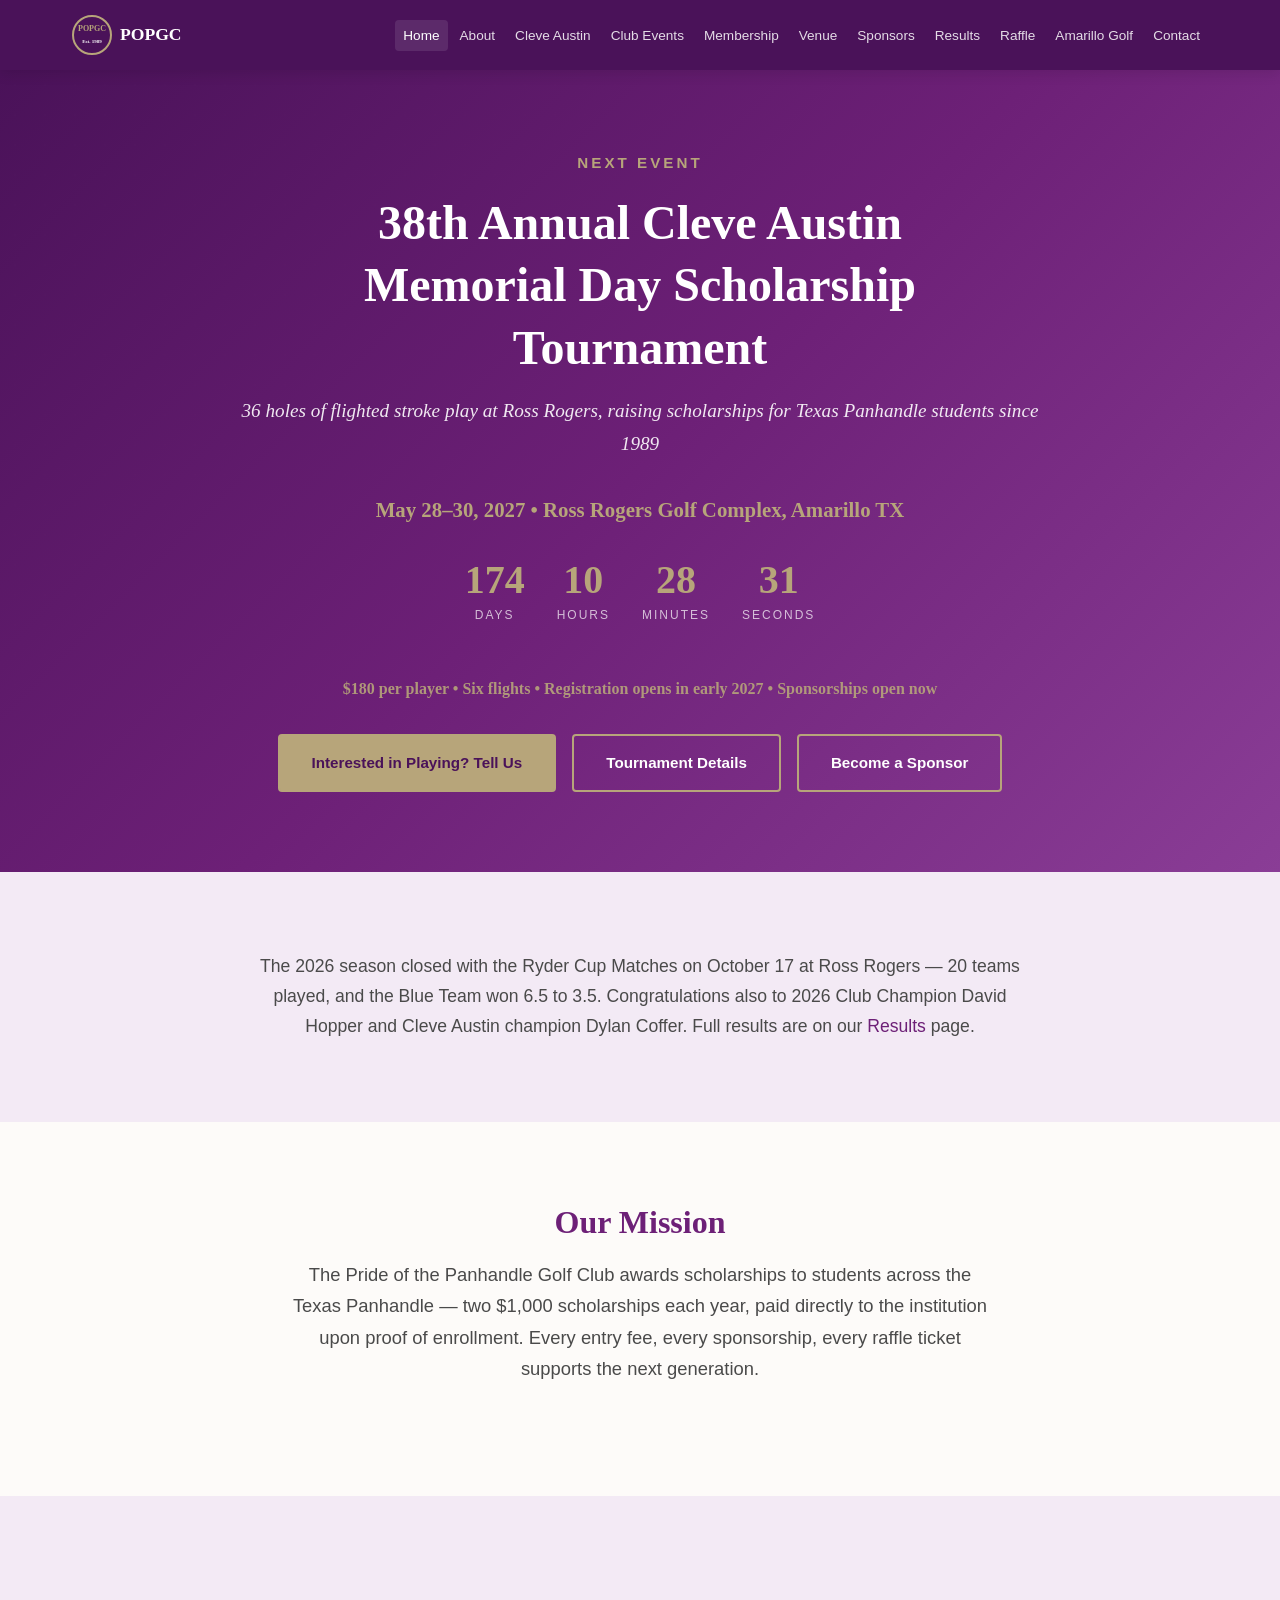
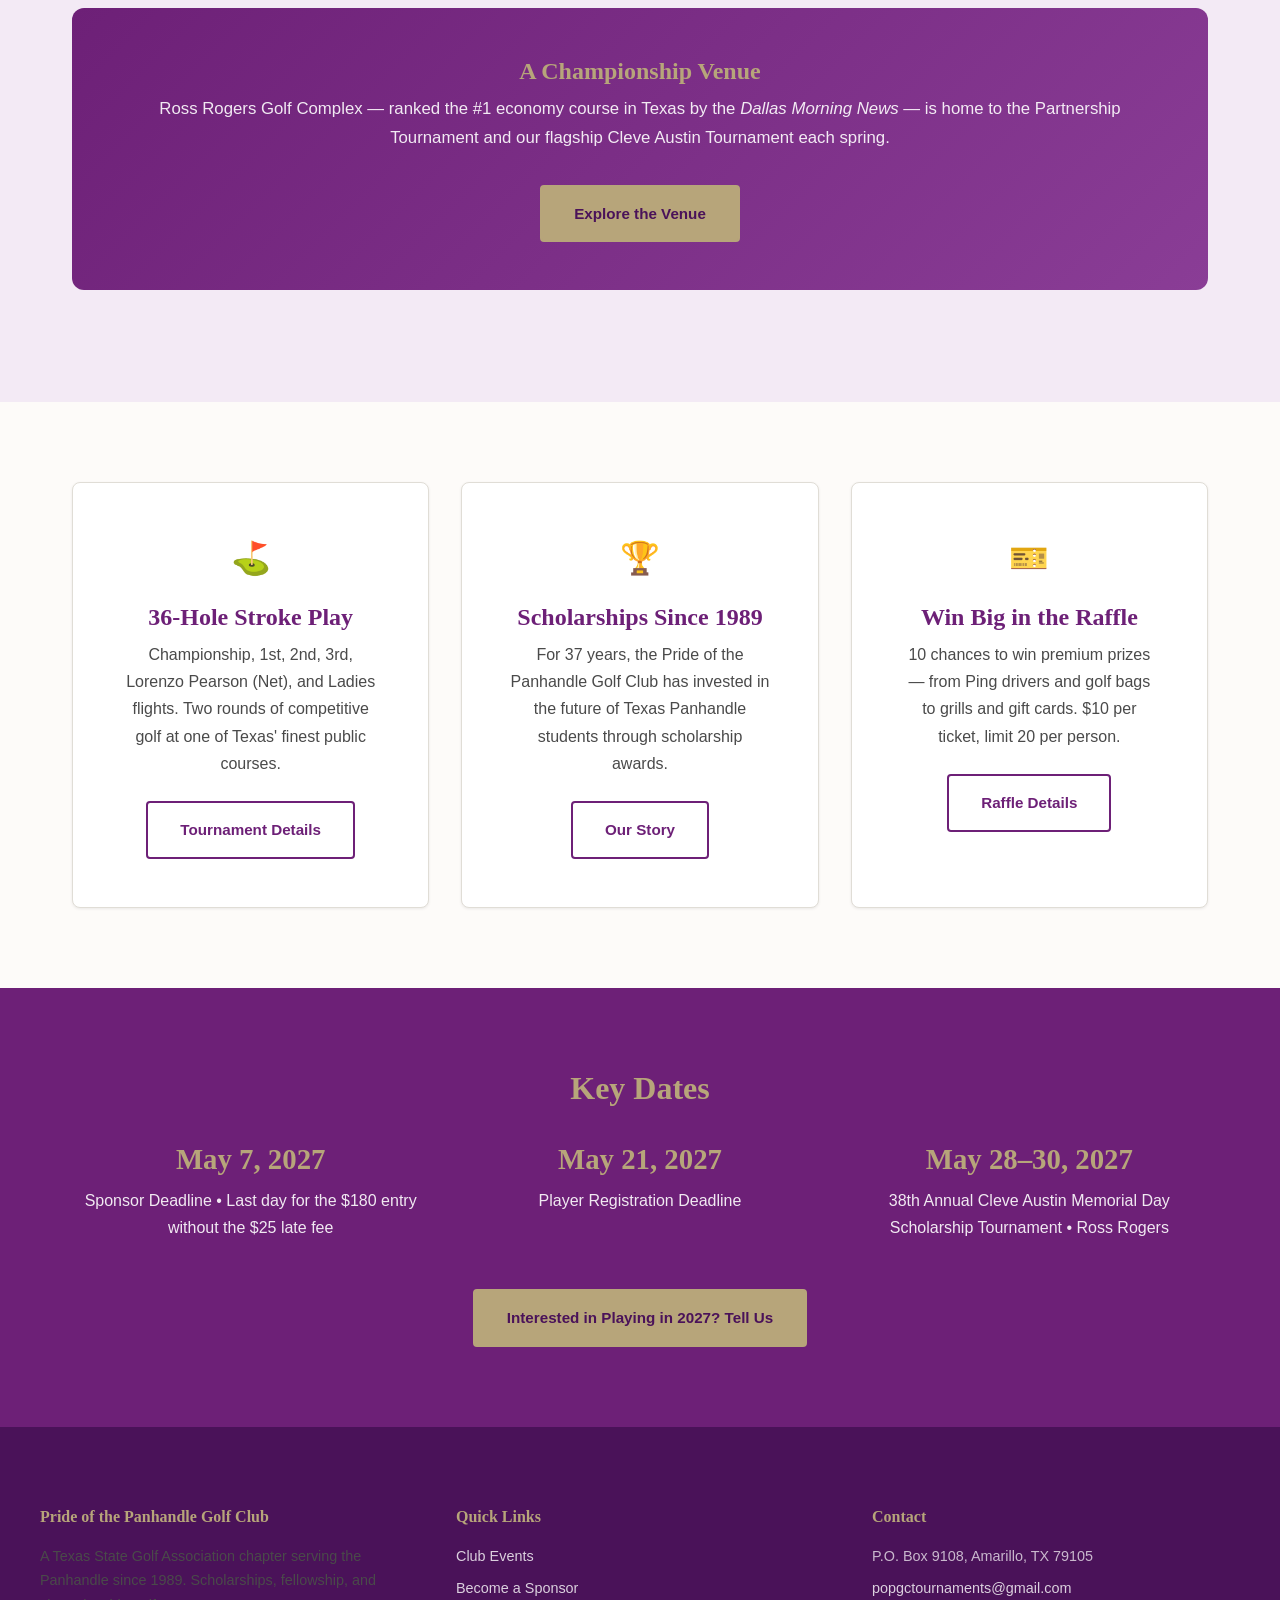
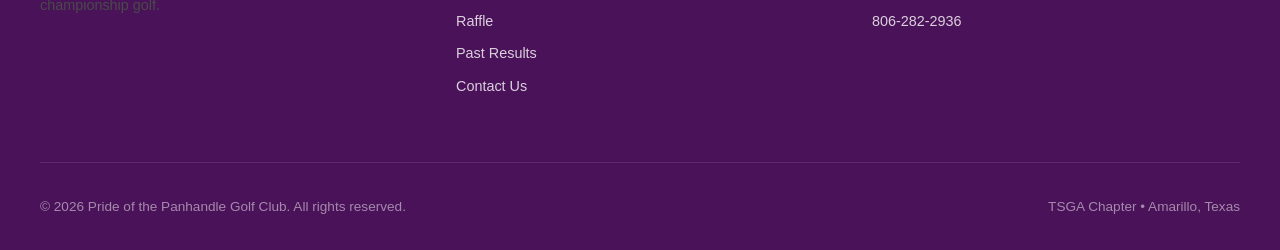
<file: index.html>
<!DOCTYPE html>
<html lang="en">
<head>
  <meta charset="UTF-8">
  <meta name="viewport" content="width=device-width, initial-scale=1.0">
  <title>Pride of the Panhandle Golf Club — POPGC.org</title>
  <meta name="description" content="Pride of the Panhandle Golf Club — home of the Cleve Austin Memorial Day Scholarship Tournament. Scholarships for Texas Panhandle students since 1989.">
  <link rel="stylesheet" href="css/styles.css">
</head>
<body>

  <!-- Navigation -->
  <nav class="nav" role="navigation" aria-label="Main navigation">
    <div class="nav__inner">
      <a href="index.html" class="nav__brand">
        <svg class="nav__logo" viewBox="0 0 40 40" fill="none" xmlns="http://www.w3.org/2000/svg">
          <circle cx="20" cy="20" r="19" stroke="#B7A57A" stroke-width="2"/>
          <text x="20" y="16" text-anchor="middle" fill="#B7A57A" font-family="Georgia" font-size="8" font-weight="bold">POPGC</text>
          <text x="20" y="28" text-anchor="middle" fill="#fff" font-family="Georgia" font-size="5">Est. 1989</text>
        </svg>
        POPGC
      </a>
      <button class="nav__toggle" aria-label="Toggle navigation" aria-expanded="false">&#9776;</button>
      <ul class="nav__links">
        <li><a href="index.html">Home</a></li>
        <li><a href="pages/about.html">About</a></li>
        <li><a href="pages/tournament.html">Cleve Austin</a></li>
        <li><a href="pages/events.html">Club Events</a></li>
        <li><a href="pages/membership.html">Membership</a></li>
        <li><a href="pages/venue.html">Venue</a></li>
        <li><a href="pages/sponsors.html">Sponsors</a></li>
        <li><a href="pages/results.html">Results</a></li>
        <li><a href="pages/raffle.html">Raffle</a></li>
        <li><a href="pages/amarillo-golf.html">Amarillo Golf</a></li>
        <li><a href="pages/contact.html">Contact</a></li>
      </ul>
    </div>
  </nav>

  <!-- Hero Section — 38th Annual Cleve Austin (next live event) -->
  <section class="hero">
    <div class="hero__content">
      <p class="hero__subtitle">Next Event</p>
      <h1>38th Annual Cleve Austin<br>Memorial Day Scholarship Tournament</h1>
      <p class="hero__tagline">36 holes of flighted stroke play at Ross Rogers, raising scholarships for Texas Panhandle students since 1989</p>
      <p class="hero__dates">May 28&ndash;30, 2027 &bull; Ross Rogers Golf Complex, Amarillo TX</p>

      <div class="countdown" id="countdown">
        <div class="countdown__unit">
          <span class="countdown__number" id="cd-days">--</span>
          <span class="countdown__label">Days</span>
        </div>
        <div class="countdown__unit">
          <span class="countdown__number" id="cd-hours">--</span>
          <span class="countdown__label">Hours</span>
        </div>
        <div class="countdown__unit">
          <span class="countdown__number" id="cd-minutes">--</span>
          <span class="countdown__label">Minutes</span>
        </div>
        <div class="countdown__unit">
          <span class="countdown__number" id="cd-seconds">--</span>
          <span class="countdown__label">Seconds</span>
        </div>
      </div>

      <p class="hero__dates" style="font-size:1rem;opacity:0.9;">$180 per player &bull; Six flights &bull; Registration opens in early 2027 &bull; Sponsorships open now</p>

      <div class="btn-group">
        <a href="https://forms.gle/XNsTkjCNeENJBBiq8" class="btn btn--primary" target="_blank" rel="noopener">Interested in Playing? Tell Us</a>
        <a href="pages/tournament.html" class="btn btn--outline">Tournament Details</a>
        <a href="pages/sponsors.html" class="btn btn--outline">Become a Sponsor</a>
      </div>
    </div>
  </section>

  <!-- 2026 season recap banner -->
  <section class="section section--alt">
    <div class="container text-center">
      <p style="max-width:760px;margin:0 auto;font-size:1.1rem;">
        The 2026 season closed with the Ryder Cup Matches on October 17 at Ross Rogers &mdash; 20 teams played, and the Blue Team won 6.5 to 3.5. Congratulations also to 2026 Club Champion David Hopper and Cleve Austin champion Dylan Coffer. Full results are on our <a href="pages/results.html">Results</a> page.
      </p>
    </div>
  </section>

  <!-- Mission Section -->
  <section class="section">
    <div class="container text-center">
      <h2>Our Mission</h2>
      <p style="max-width:700px;margin:0 auto var(--spacing-lg);font-size:1.15rem;">
        The Pride of the Panhandle Golf Club awards scholarships to students across the Texas Panhandle — two $1,000 scholarships each year, paid directly to the institution upon proof of enrollment. Every entry fee, every sponsorship, every raffle ticket supports the next generation.
      </p>
    </div>
  </section>

  <!-- Ross Rogers Callout -->
  <section class="section section--alt">
    <div class="container">
      <div class="callout">
        <h3>A Championship Venue</h3>
        <p>
          Ross Rogers Golf Complex — ranked the #1 economy course in Texas by the <em>Dallas Morning News</em> — is home to the Partnership Tournament and our flagship Cleve Austin Tournament each spring.
        </p>
        <a href="pages/venue.html" class="btn btn--primary" style="margin-top:var(--spacing-md);">Explore the Venue</a>
      </div>
    </div>
  </section>

  <!-- Quick Links / Features -->
  <section class="section">
    <div class="container">
      <div class="grid grid--3">
        <div class="card text-center">
          <div class="card__icon">&#9971;</div>
          <h3>36-Hole Stroke Play</h3>
          <p>Championship, 1st, 2nd, 3rd, Lorenzo Pearson (Net), and Ladies flights. Two rounds of competitive golf at one of Texas' finest public courses.</p>
          <a href="pages/tournament.html" class="btn btn--outline-dark" style="margin-top:var(--spacing-sm);">Tournament Details</a>
        </div>
        <div class="card text-center">
          <div class="card__icon">&#127942;</div>
          <h3>Scholarships Since 1989</h3>
          <p>For 37 years, the Pride of the Panhandle Golf Club has invested in the future of Texas Panhandle students through scholarship awards.</p>
          <a href="pages/about.html" class="btn btn--outline-dark" style="margin-top:var(--spacing-sm);">Our Story</a>
        </div>
        <div class="card text-center">
          <div class="card__icon">&#127915;</div>
          <h3>Win Big in the Raffle</h3>
          <p>10 chances to win premium prizes — from Ping drivers and golf bags to grills and gift cards. $10 per ticket, limit 20 per person.</p>
          <a href="pages/raffle.html" class="btn btn--outline-dark" style="margin-top:var(--spacing-sm);">Raffle Details</a>
        </div>
      </div>
    </div>
  </section>

  <!-- Key Dates -->
  <section class="section section--primary">
    <div class="container text-center">
      <h2>Key Dates</h2>
      <div class="grid grid--3" style="margin-top:var(--spacing-lg);">
        <div>
          <h3 style="color:var(--color-accent);font-size:1.8rem;">May 7, 2027</h3>
          <p>Sponsor Deadline &bull; Last day for the $180 entry without the $25 late fee</p>
        </div>
        <div>
          <h3 style="color:var(--color-accent);font-size:1.8rem;">May 21, 2027</h3>
          <p>Player Registration Deadline</p>
        </div>
        <div>
          <h3 style="color:var(--color-accent);font-size:1.8rem;">May 28&ndash;30, 2027</h3>
          <p>38th Annual Cleve Austin Memorial Day Scholarship Tournament &bull; Ross Rogers</p>
        </div>
      </div>
      <div class="btn-group" style="margin-top:var(--spacing-lg);justify-content:center;">
        <a href="https://forms.gle/XNsTkjCNeENJBBiq8" class="btn btn--primary" target="_blank" rel="noopener">Interested in Playing in 2027? Tell Us</a>
      </div>
    </div>
  </section>

  <!-- Footer -->
  <footer class="footer">
    <div class="footer__grid">
      <div>
        <h4>Pride of the Panhandle Golf Club</h4>
        <p style="font-size:0.9rem;">A Texas State Golf Association chapter serving the Panhandle since 1989. Scholarships, fellowship, and championship golf.</p>
      </div>
      <div>
        <h4>Quick Links</h4>
        <ul>
          <li><a href="pages/events.html">Club Events</a></li>
          <li><a href="pages/sponsors.html">Become a Sponsor</a></li>
          <li><a href="pages/raffle.html">Raffle</a></li>
          <li><a href="pages/results.html">Past Results</a></li>
          <li><a href="pages/contact.html">Contact Us</a></li>
        </ul>
      </div>
      <div>
        <h4>Contact</h4>
        <ul>
          <li>P.O. Box 9108, Amarillo, TX 79105</li>
          <li><a href="mailto:popgctournaments@gmail.com">popgctournaments@gmail.com</a></li>
          <li><a href="tel:8062822936">806-282-2936</a></li>
        </ul>
      </div>
    </div>
    <div class="footer__bottom">
      <span>&copy; 2026 Pride of the Panhandle Golf Club. All rights reserved.</span>
      <span>TSGA Chapter &bull; Amarillo, Texas</span>
    </div>
  </footer>

  <script src="js/main.js"></script>
</body>
</html>
</file>
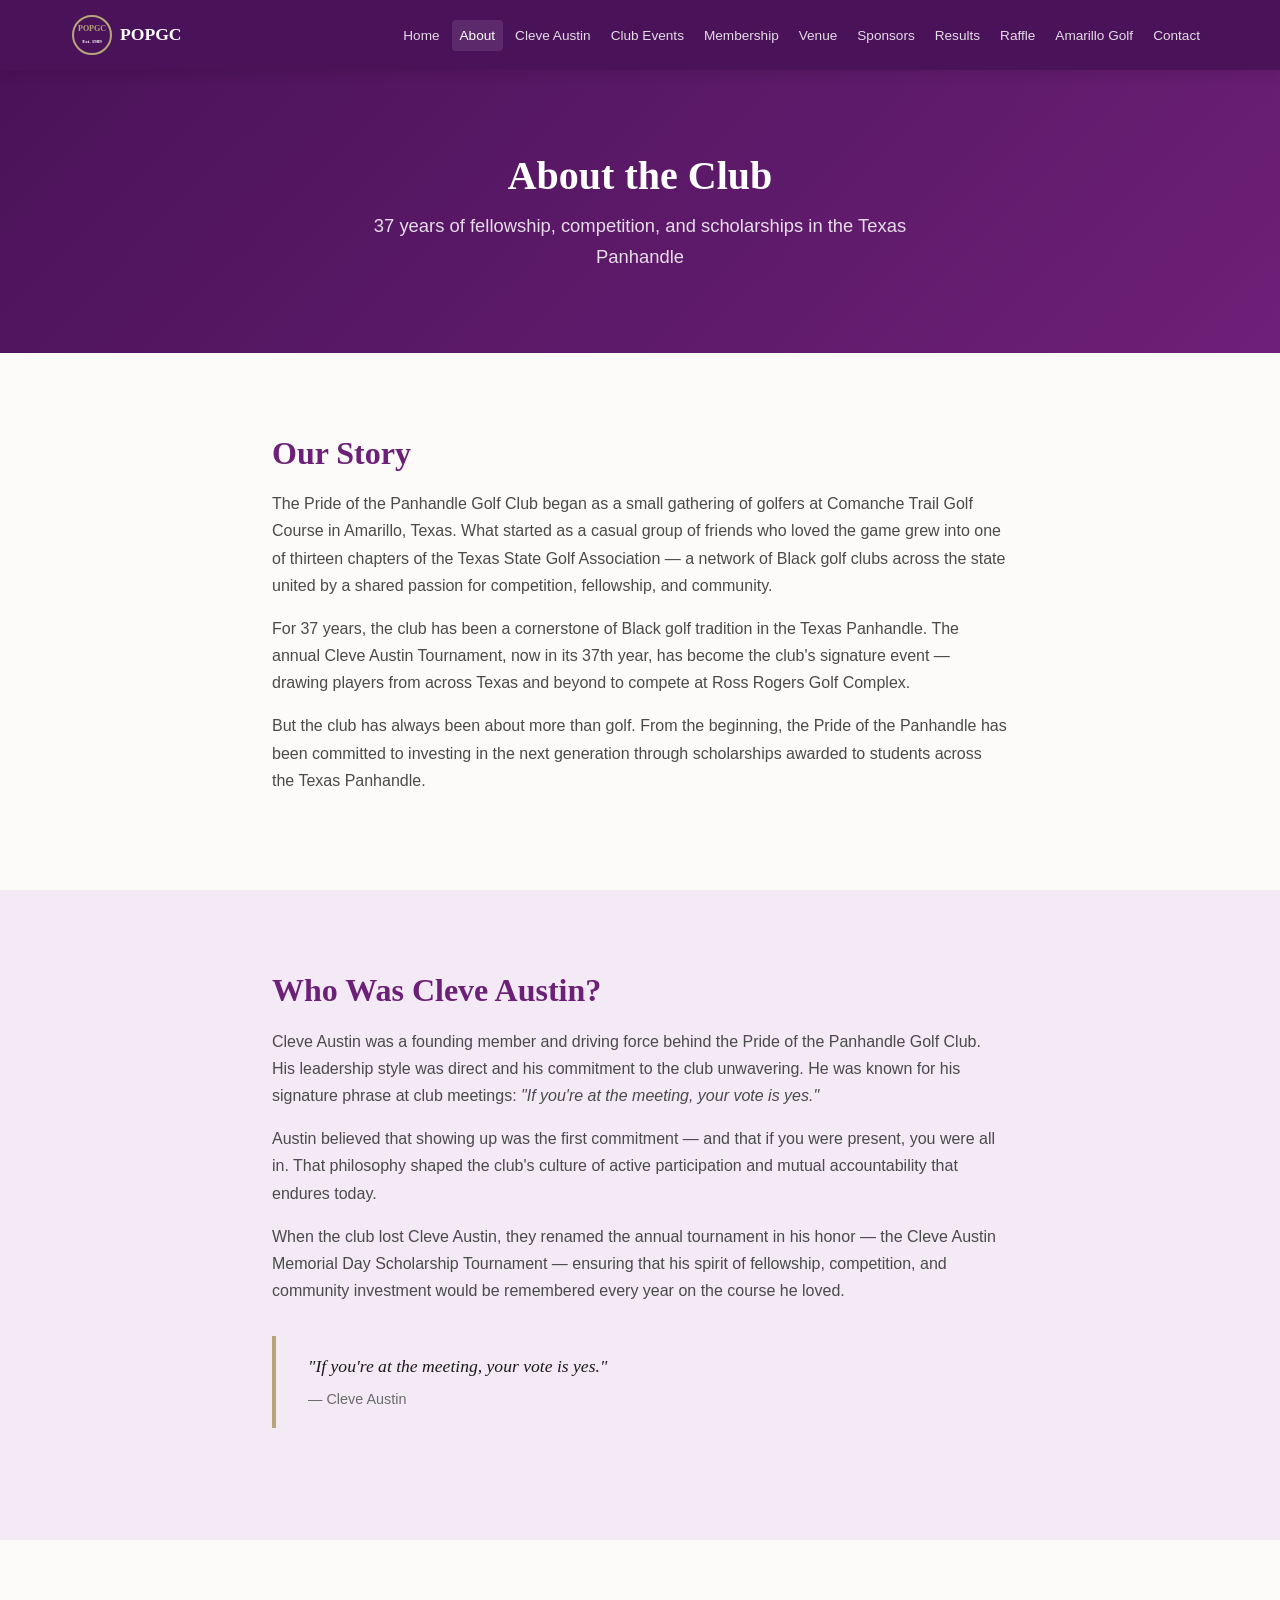
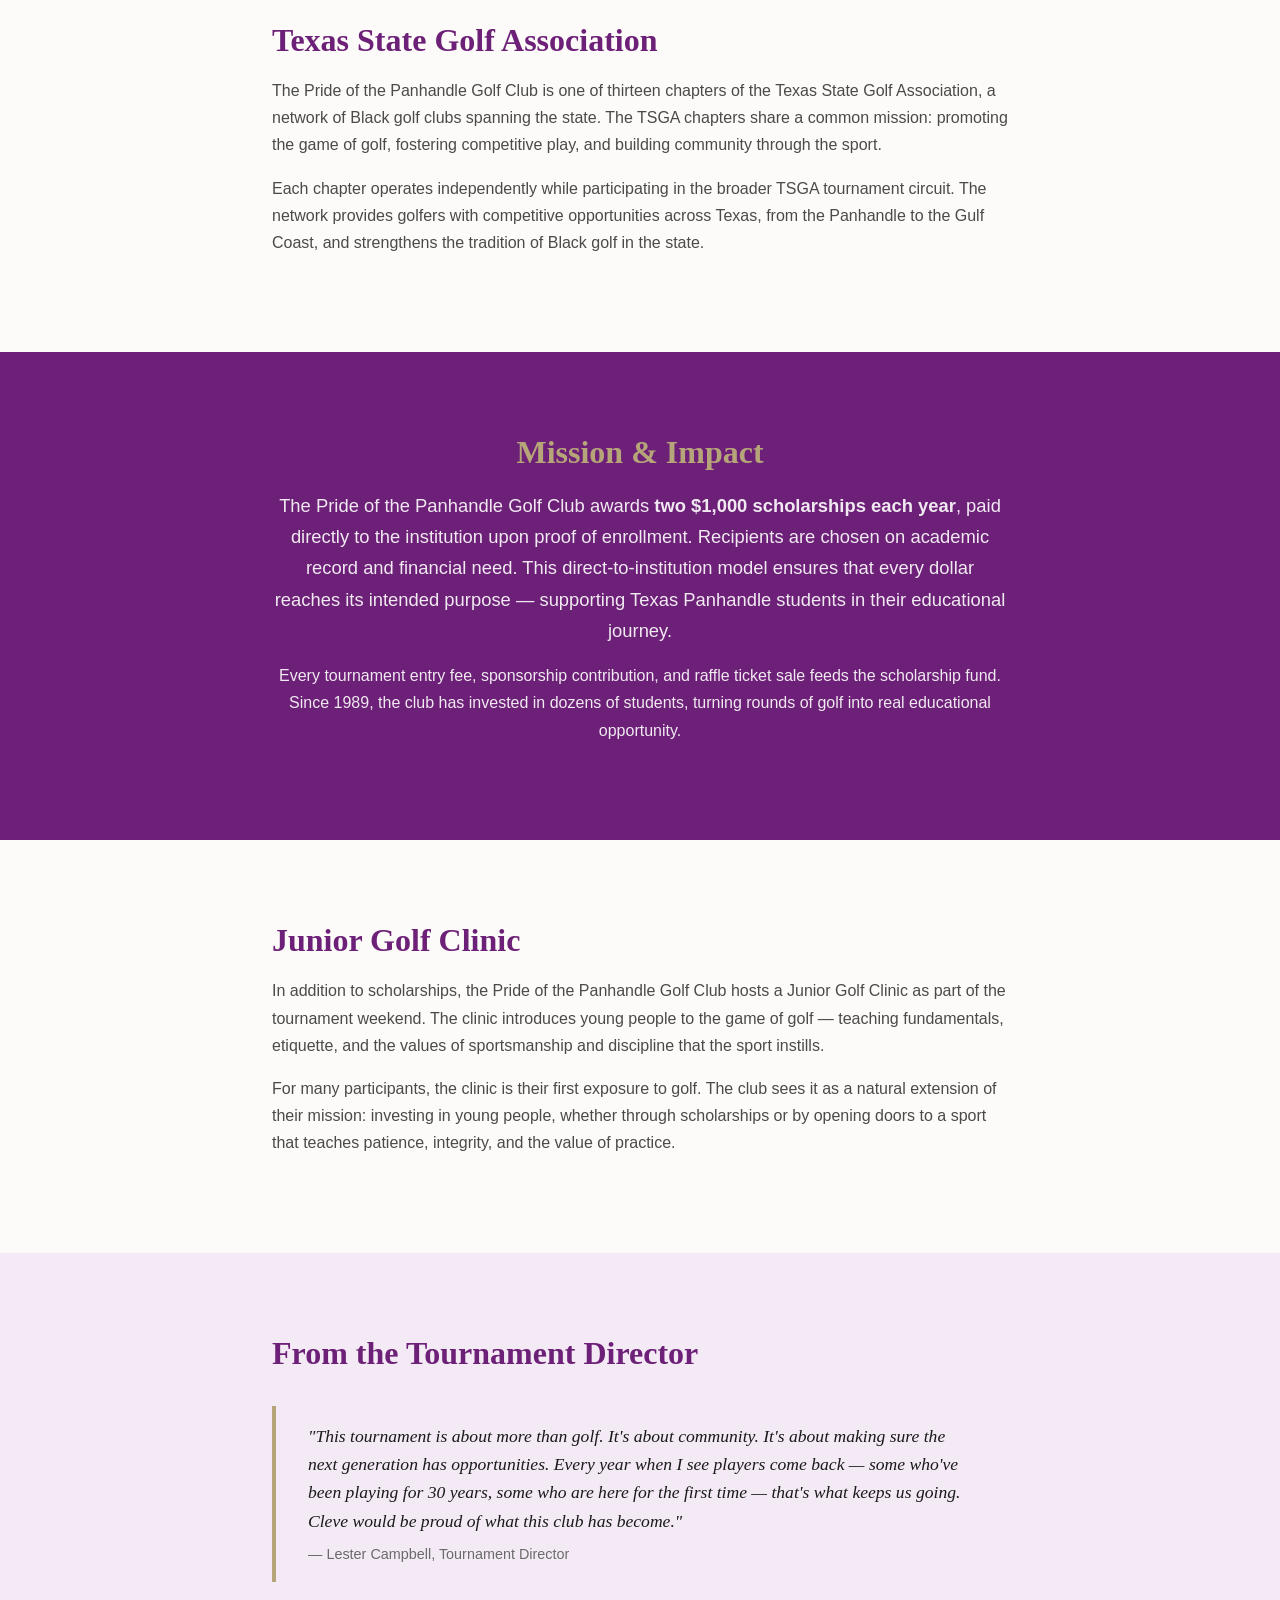
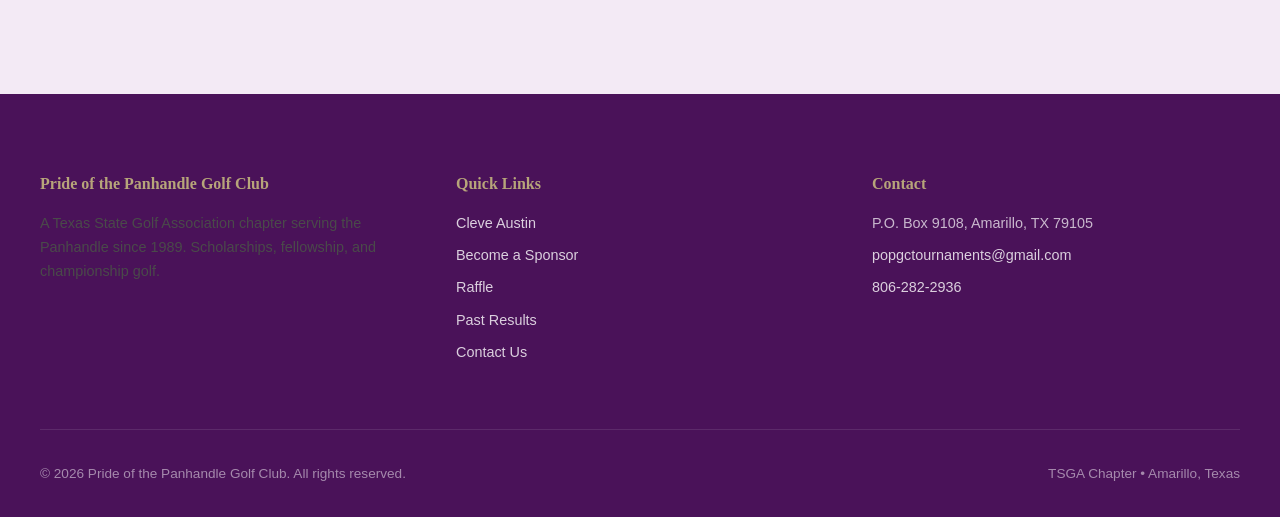
<file: pages/about.html>
<!DOCTYPE html>
<html lang="en">
<head>
  <meta charset="UTF-8">
  <meta name="viewport" content="width=device-width, initial-scale=1.0">
  <title>About — Pride of the Panhandle Golf Club</title>
  <meta name="description" content="The story of the Pride of the Panhandle Golf Club — from a small gathering at Comanche Trail to 37 years of scholarships, fellowship, and championship golf in the Texas Panhandle.">
  <link rel="stylesheet" href="../css/styles.css">
</head>
<body>

  <!-- Navigation -->
  <nav class="nav" role="navigation" aria-label="Main navigation">
    <div class="nav__inner">
      <a href="../index.html" class="nav__brand">
        <svg class="nav__logo" viewBox="0 0 40 40" fill="none" xmlns="http://www.w3.org/2000/svg">
          <circle cx="20" cy="20" r="19" stroke="#B7A57A" stroke-width="2"/>
          <text x="20" y="16" text-anchor="middle" fill="#B7A57A" font-family="Georgia" font-size="8" font-weight="bold">POPGC</text>
          <text x="20" y="28" text-anchor="middle" fill="#fff" font-family="Georgia" font-size="5">Est. 1989</text>
        </svg>
        POPGC
      </a>
      <button class="nav__toggle" aria-label="Toggle navigation" aria-expanded="false">&#9776;</button>
      <ul class="nav__links">
        <li><a href="../index.html">Home</a></li>
        <li><a href="about.html">About</a></li>
        <li><a href="tournament.html">Cleve Austin</a></li>
        <li><a href="events.html">Club Events</a></li>
        <li><a href="membership.html">Membership</a></li>
        <li><a href="venue.html">Venue</a></li>
        <li><a href="sponsors.html">Sponsors</a></li>
        <li><a href="results.html">Results</a></li>
        <li><a href="raffle.html">Raffle</a></li>
        <li><a href="amarillo-golf.html">Amarillo Golf</a></li>
        <li><a href="contact.html">Contact</a></li>
      </ul>
    </div>
  </nav>

  <!-- Page Header -->
  <section class="page-header">
    <h1>About the Club</h1>
    <p>37 years of fellowship, competition, and scholarships in the Texas Panhandle</p>
  </section>

  <!-- Our Story -->
  <section class="section">
    <div class="container container--narrow">
      <h2>Our Story</h2>
      <p>
        The Pride of the Panhandle Golf Club began as a small gathering of golfers at Comanche Trail Golf Course in Amarillo, Texas. What started as a casual group of friends who loved the game grew into one of thirteen chapters of the Texas State Golf Association — a network of Black golf clubs across the state united by a shared passion for competition, fellowship, and community.
      </p>
      <p>
        For 37 years, the club has been a cornerstone of Black golf tradition in the Texas Panhandle. The annual Cleve Austin Tournament, now in its 37th year, has become the club's signature event — drawing players from across Texas and beyond to compete at Ross Rogers Golf Complex.
      </p>
      <p>
        But the club has always been about more than golf. From the beginning, the Pride of the Panhandle has been committed to investing in the next generation through scholarships awarded to students across the Texas Panhandle.
      </p>
    </div>
  </section>

  <!-- Cleve Austin -->
  <section class="section section--alt">
    <div class="container container--narrow">
      <h2>Who Was Cleve Austin?</h2>
      <p>
        Cleve Austin was a founding member and driving force behind the Pride of the Panhandle Golf Club. His leadership style was direct and his commitment to the club unwavering. He was known for his signature phrase at club meetings: <em>"If you're at the meeting, your vote is yes."</em>
      </p>
      <p>
        Austin believed that showing up was the first commitment — and that if you were present, you were all in. That philosophy shaped the club's culture of active participation and mutual accountability that endures today.
      </p>
      <p>
        When the club lost Cleve Austin, they renamed the annual tournament in his honor — the Cleve Austin Memorial Day Scholarship Tournament — ensuring that his spirit of fellowship, competition, and community investment would be remembered every year on the course he loved.
      </p>
      <blockquote>
        "If you're at the meeting, your vote is yes."
        <cite>— Cleve Austin</cite>
      </blockquote>
    </div>
  </section>

  <!-- TSGA Chapter -->
  <section class="section">
    <div class="container container--narrow">
      <h2>Texas State Golf Association</h2>
      <p>
        The Pride of the Panhandle Golf Club is one of thirteen chapters of the Texas State Golf Association, a network of Black golf clubs spanning the state. The TSGA chapters share a common mission: promoting the game of golf, fostering competitive play, and building community through the sport.
      </p>
      <p>
        Each chapter operates independently while participating in the broader TSGA tournament circuit. The network provides golfers with competitive opportunities across Texas, from the Panhandle to the Gulf Coast, and strengthens the tradition of Black golf in the state.
      </p>
    </div>
  </section>

  <!-- Mission & Scholarships -->
  <section class="section section--primary">
    <div class="container container--narrow text-center">
      <h2>Mission &amp; Impact</h2>
      <p style="font-size:1.15rem;">
        The Pride of the Panhandle Golf Club awards <strong>two $1,000 scholarships each year</strong>, paid directly to the institution upon proof of enrollment. Recipients are chosen on academic record and financial need. This direct-to-institution model ensures that every dollar reaches its intended purpose — supporting Texas Panhandle students in their educational journey.
      </p>
      <p>
        Every tournament entry fee, sponsorship contribution, and raffle ticket sale feeds the scholarship fund. Since 1989, the club has invested in dozens of students, turning rounds of golf into real educational opportunity.
      </p>
    </div>
  </section>

  <!-- Junior Golf Clinic -->
  <section class="section">
    <div class="container container--narrow">
      <h2>Junior Golf Clinic</h2>
      <p>
        In addition to scholarships, the Pride of the Panhandle Golf Club hosts a Junior Golf Clinic as part of the tournament weekend. The clinic introduces young people to the game of golf — teaching fundamentals, etiquette, and the values of sportsmanship and discipline that the sport instills.
      </p>
      <p>
        For many participants, the clinic is their first exposure to golf. The club sees it as a natural extension of their mission: investing in young people, whether through scholarships or by opening doors to a sport that teaches patience, integrity, and the value of practice.
      </p>
    </div>
  </section>

  <!-- Director's Message -->
  <section class="section section--alt">
    <div class="container container--narrow">
      <h2>From the Tournament Director</h2>
      <blockquote>
        "This tournament is about more than golf. It's about community. It's about making sure the next generation has opportunities. Every year when I see players come back — some who've been playing for 30 years, some who are here for the first time — that's what keeps us going. Cleve would be proud of what this club has become."
        <cite>— Lester Campbell, Tournament Director</cite>
      </blockquote>
    </div>
  </section>

  <!-- Footer -->
  <footer class="footer">
    <div class="footer__grid">
      <div>
        <h4>Pride of the Panhandle Golf Club</h4>
        <p style="font-size:0.9rem;">A Texas State Golf Association chapter serving the Panhandle since 1989. Scholarships, fellowship, and championship golf.</p>
      </div>
      <div>
        <h4>Quick Links</h4>
        <ul>
          <li><a href="tournament.html">Cleve Austin</a></li>
          <li><a href="sponsors.html">Become a Sponsor</a></li>
          <li><a href="raffle.html">Raffle</a></li>
          <li><a href="results.html">Past Results</a></li>
          <li><a href="contact.html">Contact Us</a></li>
        </ul>
      </div>
      <div>
        <h4>Contact</h4>
        <ul>
          <li>P.O. Box 9108, Amarillo, TX 79105</li>
          <li><a href="mailto:popgctournaments@gmail.com">popgctournaments@gmail.com</a></li>
          <li><a href="tel:8062822936">806-282-2936</a></li>
        </ul>
      </div>
    </div>
    <div class="footer__bottom">
      <span>&copy; 2026 Pride of the Panhandle Golf Club. All rights reserved.</span>
      <span>TSGA Chapter &bull; Amarillo, Texas</span>
    </div>
  </footer>

  <script src="../js/main.js"></script>
</body>
</html>
</file>
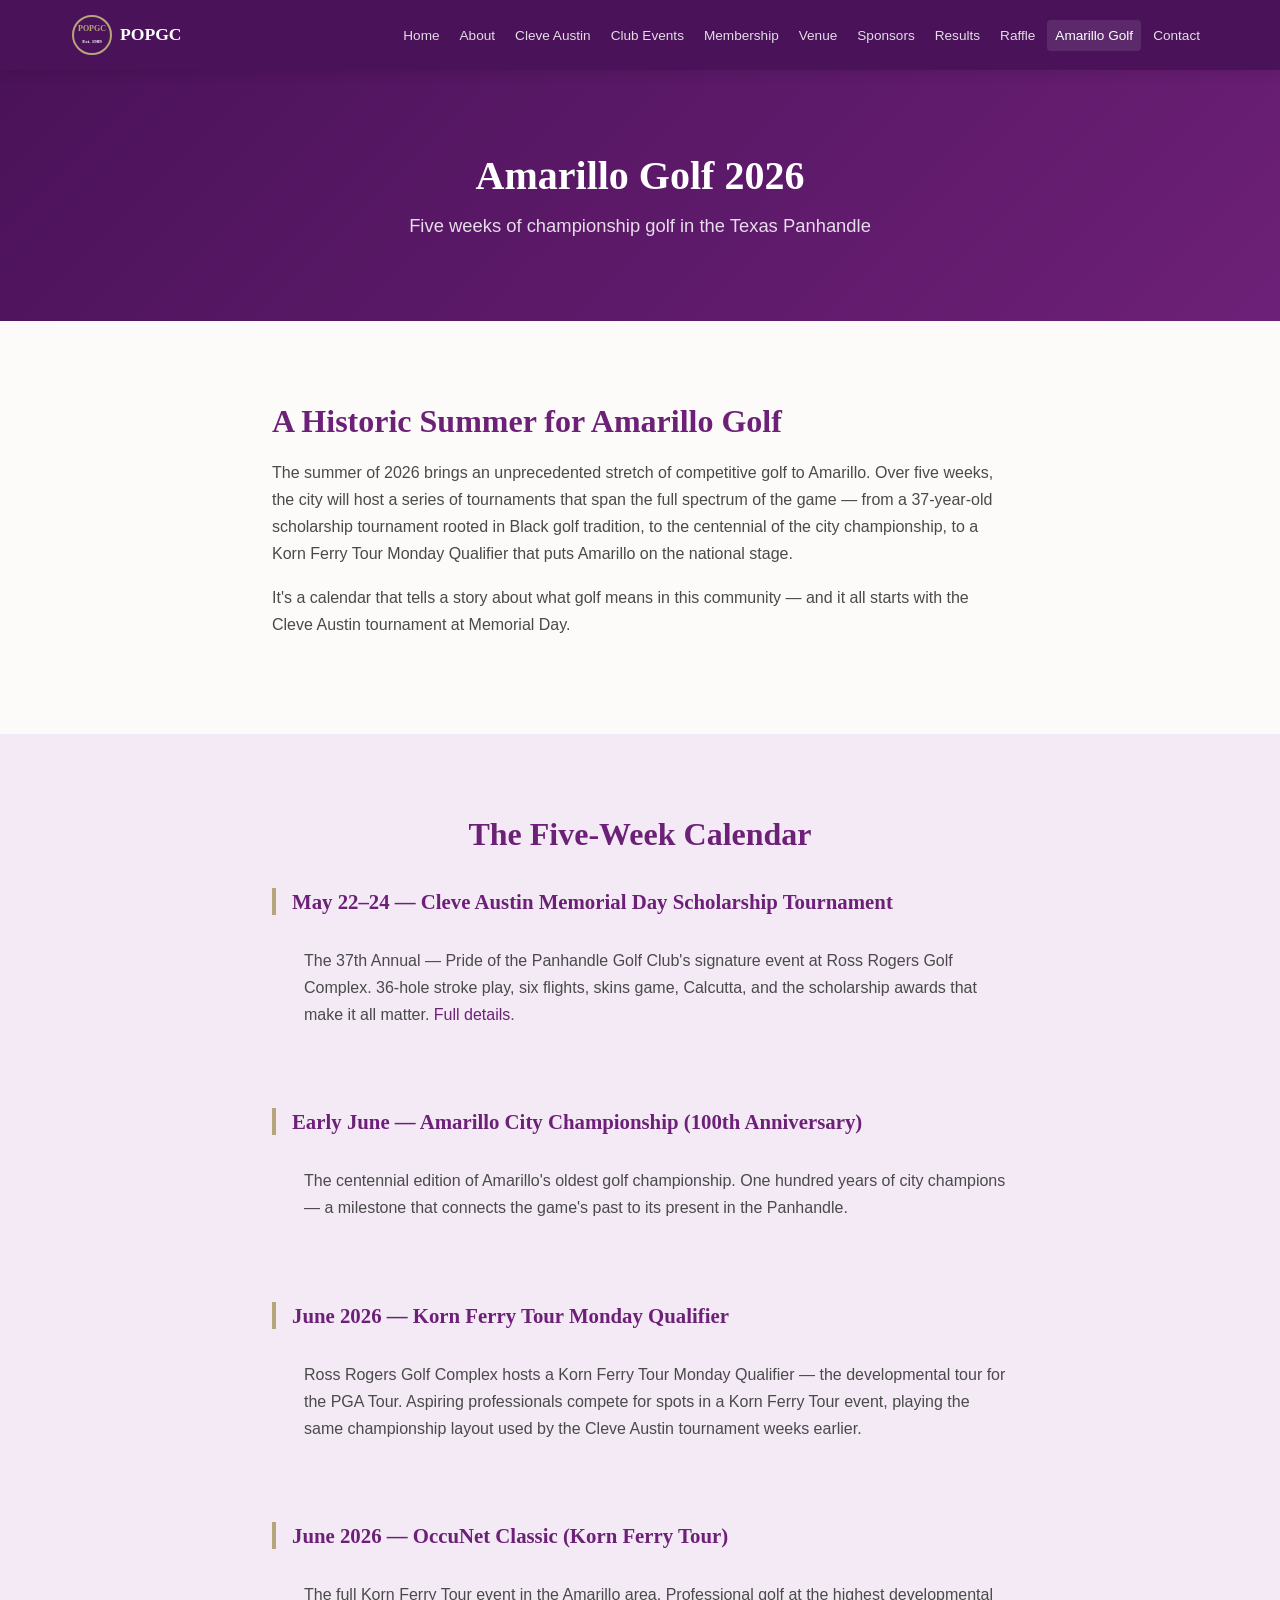
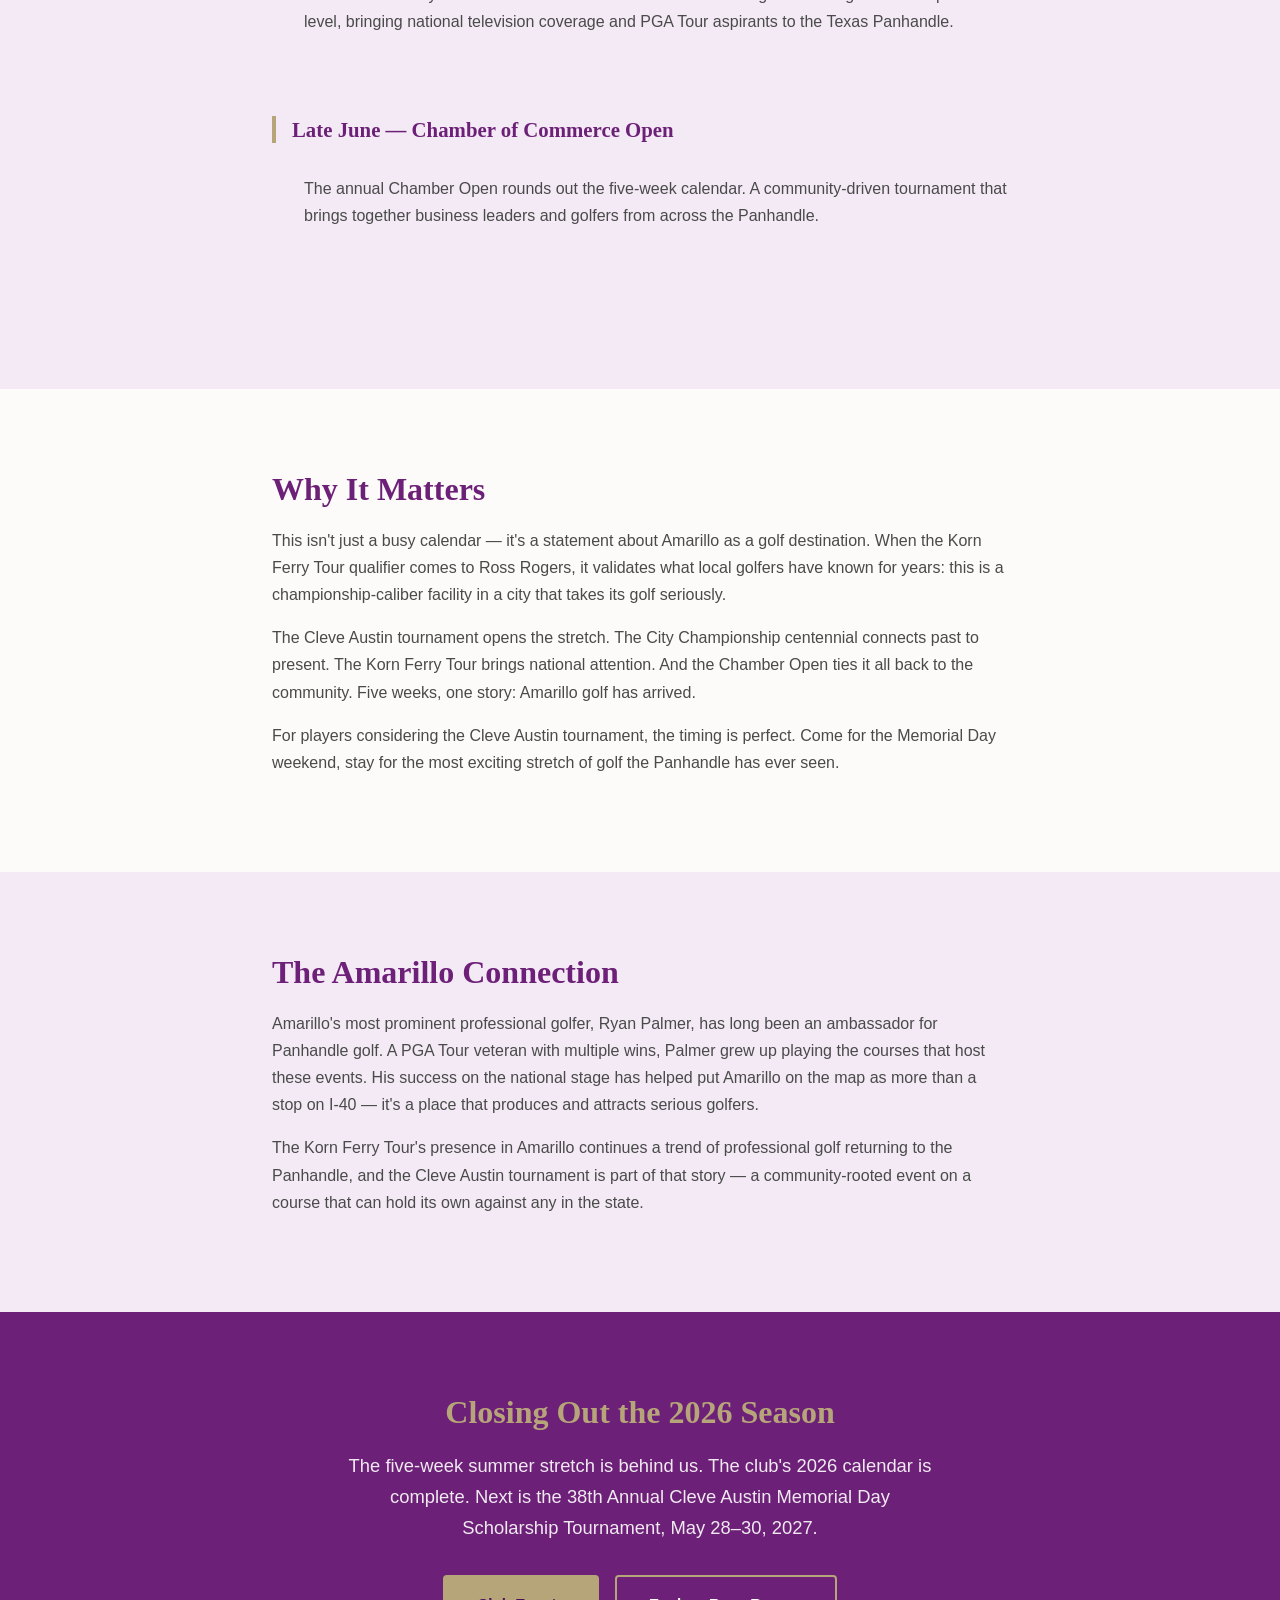
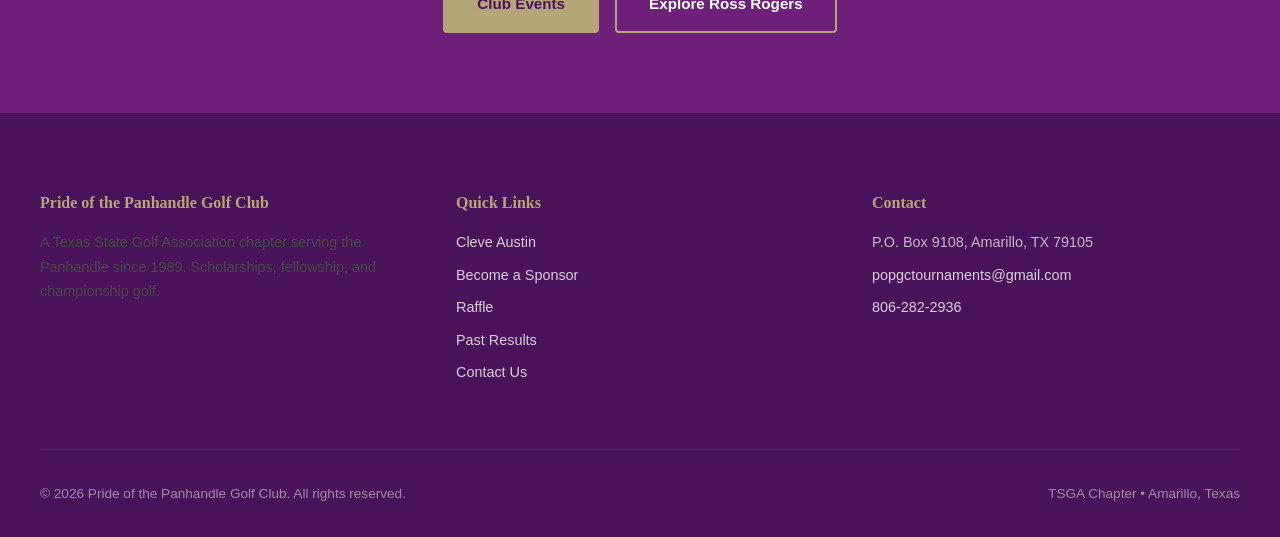
<file: pages/amarillo-golf.html>
<!DOCTYPE html>
<html lang="en">
<head>
  <meta charset="UTF-8">
  <meta name="viewport" content="width=device-width, initial-scale=1.0">
  <title>Amarillo Golf 2026 — Pride of the Panhandle Golf Club</title>
  <meta name="description" content="Amarillo golf 2026 — five weeks of championship golf featuring the Cleve Austin tournament, City Championship centennial, Korn Ferry Tour, and more.">
  <link rel="stylesheet" href="../css/styles.css">
</head>
<body>

  <!-- Navigation -->
  <nav class="nav" role="navigation" aria-label="Main navigation">
    <div class="nav__inner">
      <a href="../index.html" class="nav__brand">
        <svg class="nav__logo" viewBox="0 0 40 40" fill="none" xmlns="http://www.w3.org/2000/svg">
          <circle cx="20" cy="20" r="19" stroke="#B7A57A" stroke-width="2"/>
          <text x="20" y="16" text-anchor="middle" fill="#B7A57A" font-family="Georgia" font-size="8" font-weight="bold">POPGC</text>
          <text x="20" y="28" text-anchor="middle" fill="#fff" font-family="Georgia" font-size="5">Est. 1989</text>
        </svg>
        POPGC
      </a>
      <button class="nav__toggle" aria-label="Toggle navigation" aria-expanded="false">&#9776;</button>
      <ul class="nav__links">
        <li><a href="../index.html">Home</a></li>
        <li><a href="about.html">About</a></li>
        <li><a href="tournament.html">Cleve Austin</a></li>
        <li><a href="events.html">Club Events</a></li>
        <li><a href="membership.html">Membership</a></li>
        <li><a href="venue.html">Venue</a></li>
        <li><a href="sponsors.html">Sponsors</a></li>
        <li><a href="results.html">Results</a></li>
        <li><a href="raffle.html">Raffle</a></li>
        <li><a href="amarillo-golf.html">Amarillo Golf</a></li>
        <li><a href="contact.html">Contact</a></li>
      </ul>
    </div>
  </nav>

  <!-- Page Header -->
  <section class="page-header">
    <h1>Amarillo Golf 2026</h1>
    <p>Five weeks of championship golf in the Texas Panhandle</p>
  </section>

  <!-- Overview -->
  <section class="section">
    <div class="container container--narrow">
      <h2>A Historic Summer for Amarillo Golf</h2>
      <p>
        The summer of 2026 brings an unprecedented stretch of competitive golf to Amarillo. Over five weeks, the city will host a series of tournaments that span the full spectrum of the game — from a 37-year-old scholarship tournament rooted in Black golf tradition, to the centennial of the city championship, to a Korn Ferry Tour Monday Qualifier that puts Amarillo on the national stage.
      </p>
      <p>
        It's a calendar that tells a story about what golf means in this community — and it all starts with the Cleve Austin tournament at Memorial Day.
      </p>
    </div>
  </section>

  <!-- Calendar -->
  <section class="section section--alt">
    <div class="container container--narrow">
      <h2 class="text-center mb-lg">The Five-Week Calendar</h2>

      <div class="schedule">
        <div class="schedule-day">
          <h3 class="schedule-day__title">May 22&ndash;24 — Cleve Austin Memorial Day Scholarship Tournament</h3>
          <div class="schedule-day__items">
            <div class="schedule-item">
              <p class="schedule-item__desc">The 37th Annual — Pride of the Panhandle Golf Club's signature event at Ross Rogers Golf Complex. 36-hole stroke play, six flights, skins game, Calcutta, and the scholarship awards that make it all matter. <a href="tournament.html">Full details</a>.</p>
            </div>
          </div>
        </div>

        <div class="schedule-day">
          <h3 class="schedule-day__title">Early June — Amarillo City Championship (100th Anniversary)</h3>
          <div class="schedule-day__items">
            <div class="schedule-item">
              <p class="schedule-item__desc">The centennial edition of Amarillo's oldest golf championship. One hundred years of city champions — a milestone that connects the game's past to its present in the Panhandle.</p>
            </div>
          </div>
        </div>

        <div class="schedule-day">
          <h3 class="schedule-day__title">June 2026 — Korn Ferry Tour Monday Qualifier</h3>
          <div class="schedule-day__items">
            <div class="schedule-item">
              <p class="schedule-item__desc">Ross Rogers Golf Complex hosts a Korn Ferry Tour Monday Qualifier — the developmental tour for the PGA Tour. Aspiring professionals compete for spots in a Korn Ferry Tour event, playing the same championship layout used by the Cleve Austin tournament weeks earlier.</p>
            </div>
          </div>
        </div>

        <div class="schedule-day">
          <h3 class="schedule-day__title">June 2026 — OccuNet Classic (Korn Ferry Tour)</h3>
          <div class="schedule-day__items">
            <div class="schedule-item">
              <p class="schedule-item__desc">The full Korn Ferry Tour event in the Amarillo area. Professional golf at the highest developmental level, bringing national television coverage and PGA Tour aspirants to the Texas Panhandle.</p>
            </div>
          </div>
        </div>

        <div class="schedule-day">
          <h3 class="schedule-day__title">Late June — Chamber of Commerce Open</h3>
          <div class="schedule-day__items">
            <div class="schedule-item">
              <p class="schedule-item__desc">The annual Chamber Open rounds out the five-week calendar. A community-driven tournament that brings together business leaders and golfers from across the Panhandle.</p>
            </div>
          </div>
        </div>
      </div>
    </div>
  </section>

  <!-- Why It Matters -->
  <section class="section">
    <div class="container container--narrow">
      <h2>Why It Matters</h2>
      <p>
        This isn't just a busy calendar — it's a statement about Amarillo as a golf destination. When the Korn Ferry Tour qualifier comes to Ross Rogers, it validates what local golfers have known for years: this is a championship-caliber facility in a city that takes its golf seriously.
      </p>
      <p>
        The Cleve Austin tournament opens the stretch. The City Championship centennial connects past to present. The Korn Ferry Tour brings national attention. And the Chamber Open ties it all back to the community. Five weeks, one story: Amarillo golf has arrived.
      </p>
      <p>
        For players considering the Cleve Austin tournament, the timing is perfect. Come for the Memorial Day weekend, stay for the most exciting stretch of golf the Panhandle has ever seen.
      </p>
    </div>
  </section>

  <!-- Ryan Palmer -->
  <section class="section section--alt">
    <div class="container container--narrow">
      <h2>The Amarillo Connection</h2>
      <p>
        Amarillo's most prominent professional golfer, Ryan Palmer, has long been an ambassador for Panhandle golf. A PGA Tour veteran with multiple wins, Palmer grew up playing the courses that host these events. His success on the national stage has helped put Amarillo on the map as more than a stop on I-40 — it's a place that produces and attracts serious golfers.
      </p>
      <p>
        The Korn Ferry Tour's presence in Amarillo continues a trend of professional golf returning to the Panhandle, and the Cleve Austin tournament is part of that story — a community-rooted event on a course that can hold its own against any in the state.
      </p>
    </div>
  </section>

  <!-- CTA -->
  <section class="section section--primary">
    <div class="container text-center">
      <h2>Closing Out the 2026 Season</h2>
      <p style="font-size:1.15rem;max-width:600px;margin:0 auto var(--spacing-lg);">
        The five-week summer stretch is behind us. The club's 2026 calendar is complete. Next is the 38th Annual Cleve Austin Memorial Day Scholarship Tournament, May 28&ndash;30, 2027.
      </p>
      <div class="btn-group">
        <a href="events.html" class="btn btn--primary">Club Events</a>
        <a href="venue.html" class="btn btn--outline">Explore Ross Rogers</a>
      </div>
    </div>
  </section>

  <!-- Footer -->
  <footer class="footer">
    <div class="footer__grid">
      <div>
        <h4>Pride of the Panhandle Golf Club</h4>
        <p style="font-size:0.9rem;">A Texas State Golf Association chapter serving the Panhandle since 1989. Scholarships, fellowship, and championship golf.</p>
      </div>
      <div>
        <h4>Quick Links</h4>
        <ul>
          <li><a href="tournament.html">Cleve Austin</a></li>
          <li><a href="sponsors.html">Become a Sponsor</a></li>
          <li><a href="raffle.html">Raffle</a></li>
          <li><a href="results.html">Past Results</a></li>
          <li><a href="contact.html">Contact Us</a></li>
        </ul>
      </div>
      <div>
        <h4>Contact</h4>
        <ul>
          <li>P.O. Box 9108, Amarillo, TX 79105</li>
          <li><a href="mailto:popgctournaments@gmail.com">popgctournaments@gmail.com</a></li>
          <li><a href="tel:8062822936">806-282-2936</a></li>
        </ul>
      </div>
    </div>
    <div class="footer__bottom">
      <span>&copy; 2026 Pride of the Panhandle Golf Club. All rights reserved.</span>
      <span>TSGA Chapter &bull; Amarillo, Texas</span>
    </div>
  </footer>

  <script src="../js/main.js"></script>
</body>
</html>
</file>
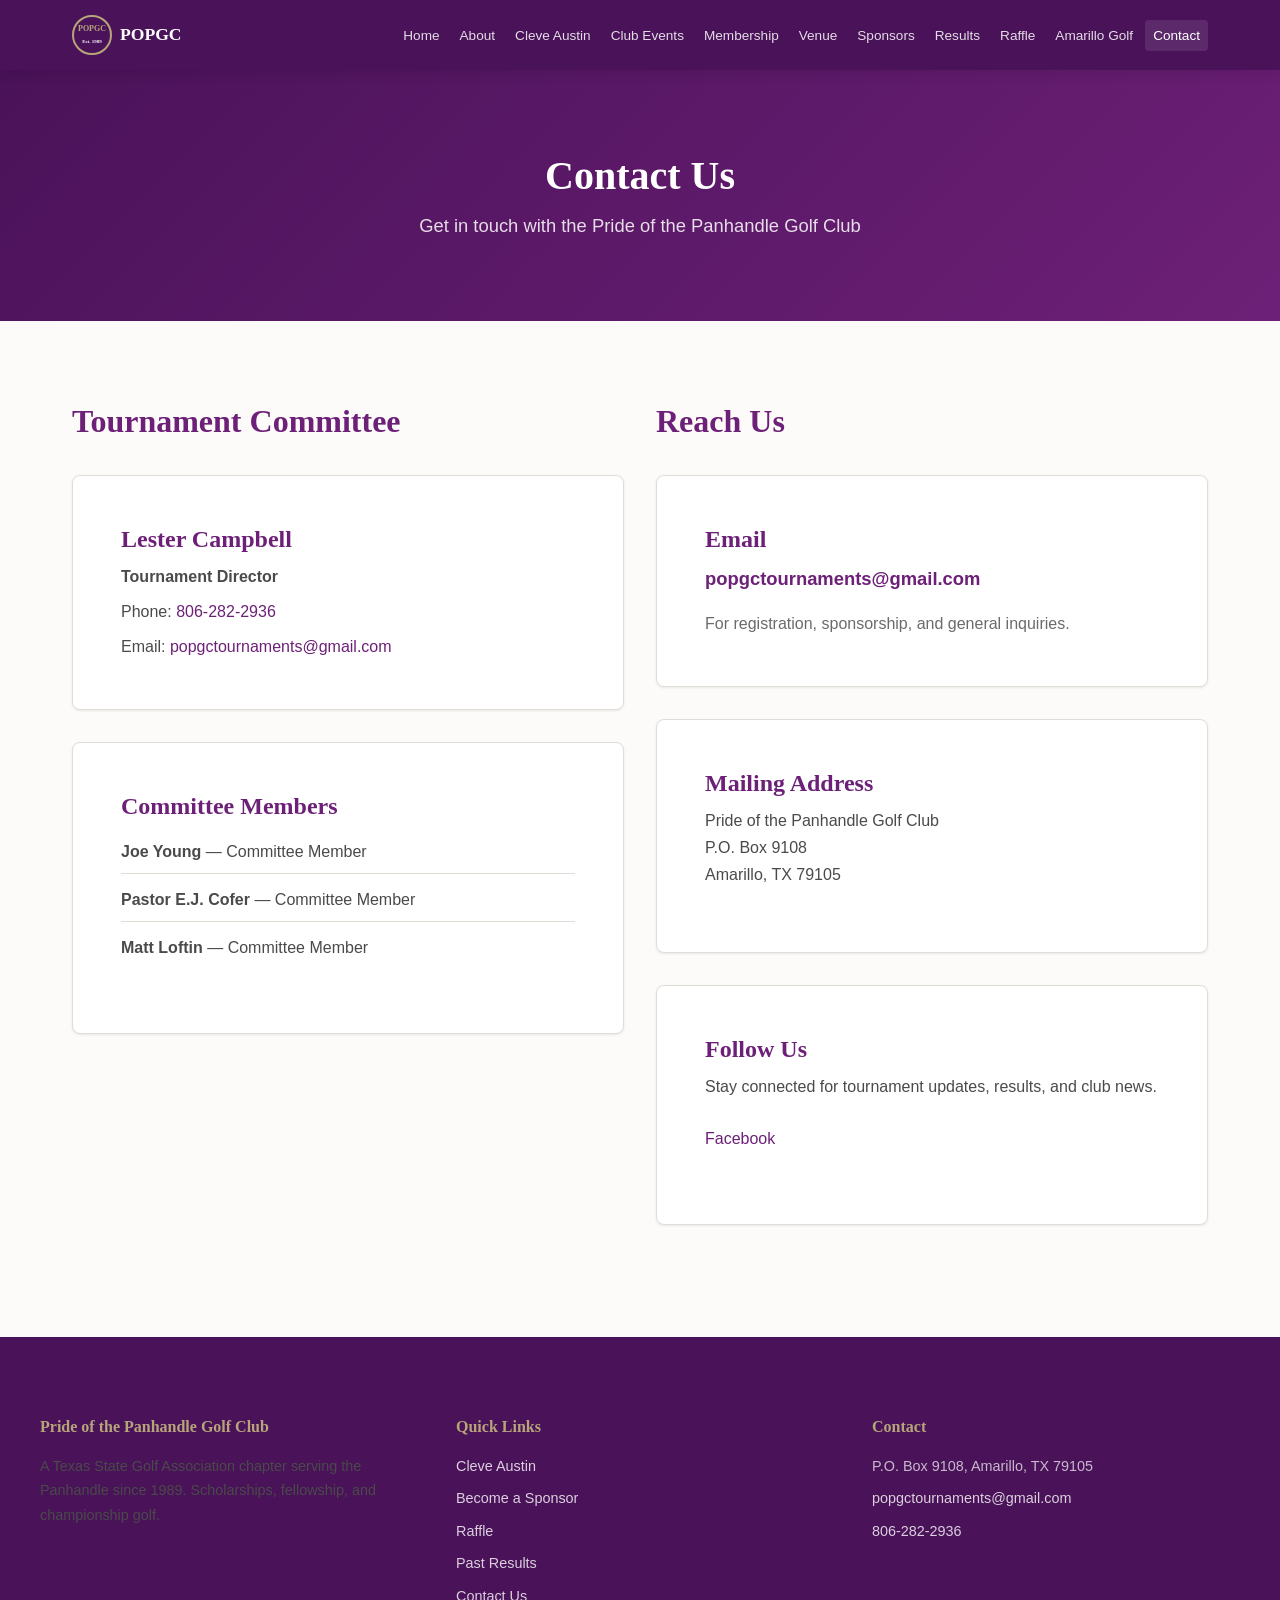
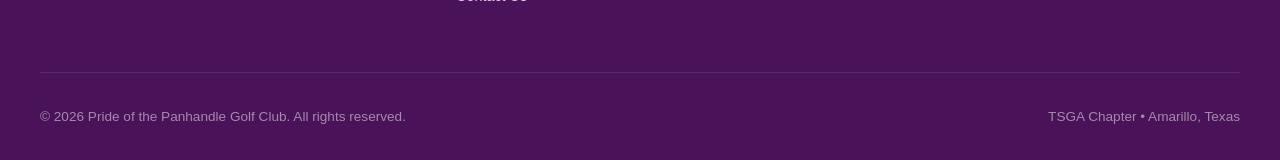
<file: pages/contact.html>
<!DOCTYPE html>
<html lang="en">
<head>
<meta charset="UTF-8">
<meta name="viewport" content="width=device-width, initial-scale=1.0">
<title>Contact — Pride of the Panhandle Golf Club</title>
<meta name="description" content="Contact the Pride of the Panhandle Golf Club. Tournament Director Lester Campbell, email popgctournaments@gmail.com, P.O. Box 9108 Amarillo TX.">
<link rel="stylesheet" href="../css/styles.css">
</head>
<body>

<!-- Navigation -->
<nav class="nav" role="navigation" aria-label="Main navigation">
<div class="nav__inner">
<a href="../index.html" class="nav__brand">
<svg class="nav__logo" viewBox="0 0 40 40" fill="none" xmlns="http://www.w3.org/2000/svg">
<circle cx="20" cy="20" r="19" stroke="#B7A57A" stroke-width="2"/>
<text x="20" y="16" text-anchor="middle" fill="#B7A57A" font-family="Georgia" font-size="8" font-weight="bold">POPGC</text>
<text x="20" y="28" text-anchor="middle" fill="#fff" font-family="Georgia" font-size="5">Est. 1989</text>
</svg>
POPGC
</a>
<button class="nav__toggle" aria-label="Toggle navigation" aria-expanded="false">&#9776;</button>
<ul class="nav__links">
<li><a href="../index.html">Home</a></li>
<li><a href="about.html">About</a></li>
<li><a href="tournament.html">Cleve Austin</a></li>
<li><a href="events.html">Club Events</a></li>
<li><a href="membership.html">Membership</a></li>
<li><a href="venue.html">Venue</a></li>
<li><a href="sponsors.html">Sponsors</a></li>
<li><a href="results.html">Results</a></li>
<li><a href="raffle.html">Raffle</a></li>
<li><a href="amarillo-golf.html">Amarillo Golf</a></li>
<li><a href="contact.html">Contact</a></li>
</ul>
</div>
</nav>

<!-- Page Header -->
<section class="page-header">
<h1>Contact Us</h1>
<p>Get in touch with the Pride of the Panhandle Golf Club</p>
</section>

<!-- Contact Info -->
<section class="section">
<div class="container">
<div class="grid grid--2">
<div>
<h2 class="mb-lg">Tournament Committee</h2>

<div class="card mb-lg">
<h3>Lester Campbell</h3>
<p class="mb-sm"><strong>Tournament Director</strong></p>
<p class="mb-sm">Phone: <a href="tel:8062822936">806-282-2936</a></p>
<p class="mb-0">Email: <a href="mailto:popgctournaments@gmail.com">popgctournaments@gmail.com</a></p>
</div>

<div class="card mb-lg">
<h3>Committee Members</h3>
<ul style="list-style:none;padding:0;">
<li style="padding:var(--spacing-sm) 0;border-bottom:1px solid var(--color-border);"><strong>Joe Young</strong> — Committee Member</li>
<li style="padding:var(--spacing-sm) 0;border-bottom:1px solid var(--color-border);"><strong>Pastor E.J. Cofer</strong> — Committee Member</li>
<li style="padding:var(--spacing-sm) 0;"><strong>Matt Loftin</strong> — Committee Member</li>
</ul>
</div>
</div>

<div>
<h2 class="mb-lg">Reach Us</h2>

<div class="card mb-lg">
<h3>Email</h3>
<p><a href="mailto:popgctournaments@gmail.com" style="font-size:1.15rem;font-weight:600;">popgctournaments@gmail.com</a></p>
<p class="text-muted mb-0">For registration, sponsorship, and general inquiries.</p>
</div>

<div class="card mb-lg">
<h3>Mailing Address</h3>
<p>
Pride of the Panhandle Golf Club<br>
P.O. Box 9108<br>
Amarillo, TX 79105
</p>
</div>

<div class="card mb-lg">
<h3>Follow Us</h3>
<p>Stay connected for tournament updates, results, and club news.</p>
<ul style="list-style:none;padding:0;">
<li style="padding:var(--spacing-sm) 0;"><a href="https://www.facebook.com/profile.php?id=61580591498615" target="_blank" rel="noopener">Facebook</a></li>
</ul>
</div>
</div>
</div>
</div>
</section>

<!-- Footer -->
<footer class="footer">
<div class="footer__grid">
<div>
<h4>Pride of the Panhandle Golf Club</h4>
<p style="font-size:0.9rem;">A Texas State Golf Association chapter serving the Panhandle since 1989. Scholarships, fellowship, and championship golf.</p>
</div>
<div>
<h4>Quick Links</h4>
<ul>
<li><a href="tournament.html">Cleve Austin</a></li>
<li><a href="sponsors.html">Become a Sponsor</a></li>
<li><a href="raffle.html">Raffle</a></li>
<li><a href="results.html">Past Results</a></li>
<li><a href="contact.html">Contact Us</a></li>
</ul>
</div>
<div>
<h4>Contact</h4>
<ul>
<li>P.O. Box 9108, Amarillo, TX 79105</li>
<li><a href="mailto:popgctournaments@gmail.com">popgctournaments@gmail.com</a></li>
<li><a href="tel:8062822936">806-282-2936</a></li>
</ul>
</div>
</div>
<div class="footer__bottom">
<span>&copy; 2026 Pride of the Panhandle Golf Club. All rights reserved.</span>
<span>TSGA Chapter &bull; Amarillo, Texas</span>
</div>
</footer>

<script src="../js/main.js"></script>
</body>
</html>
</file>
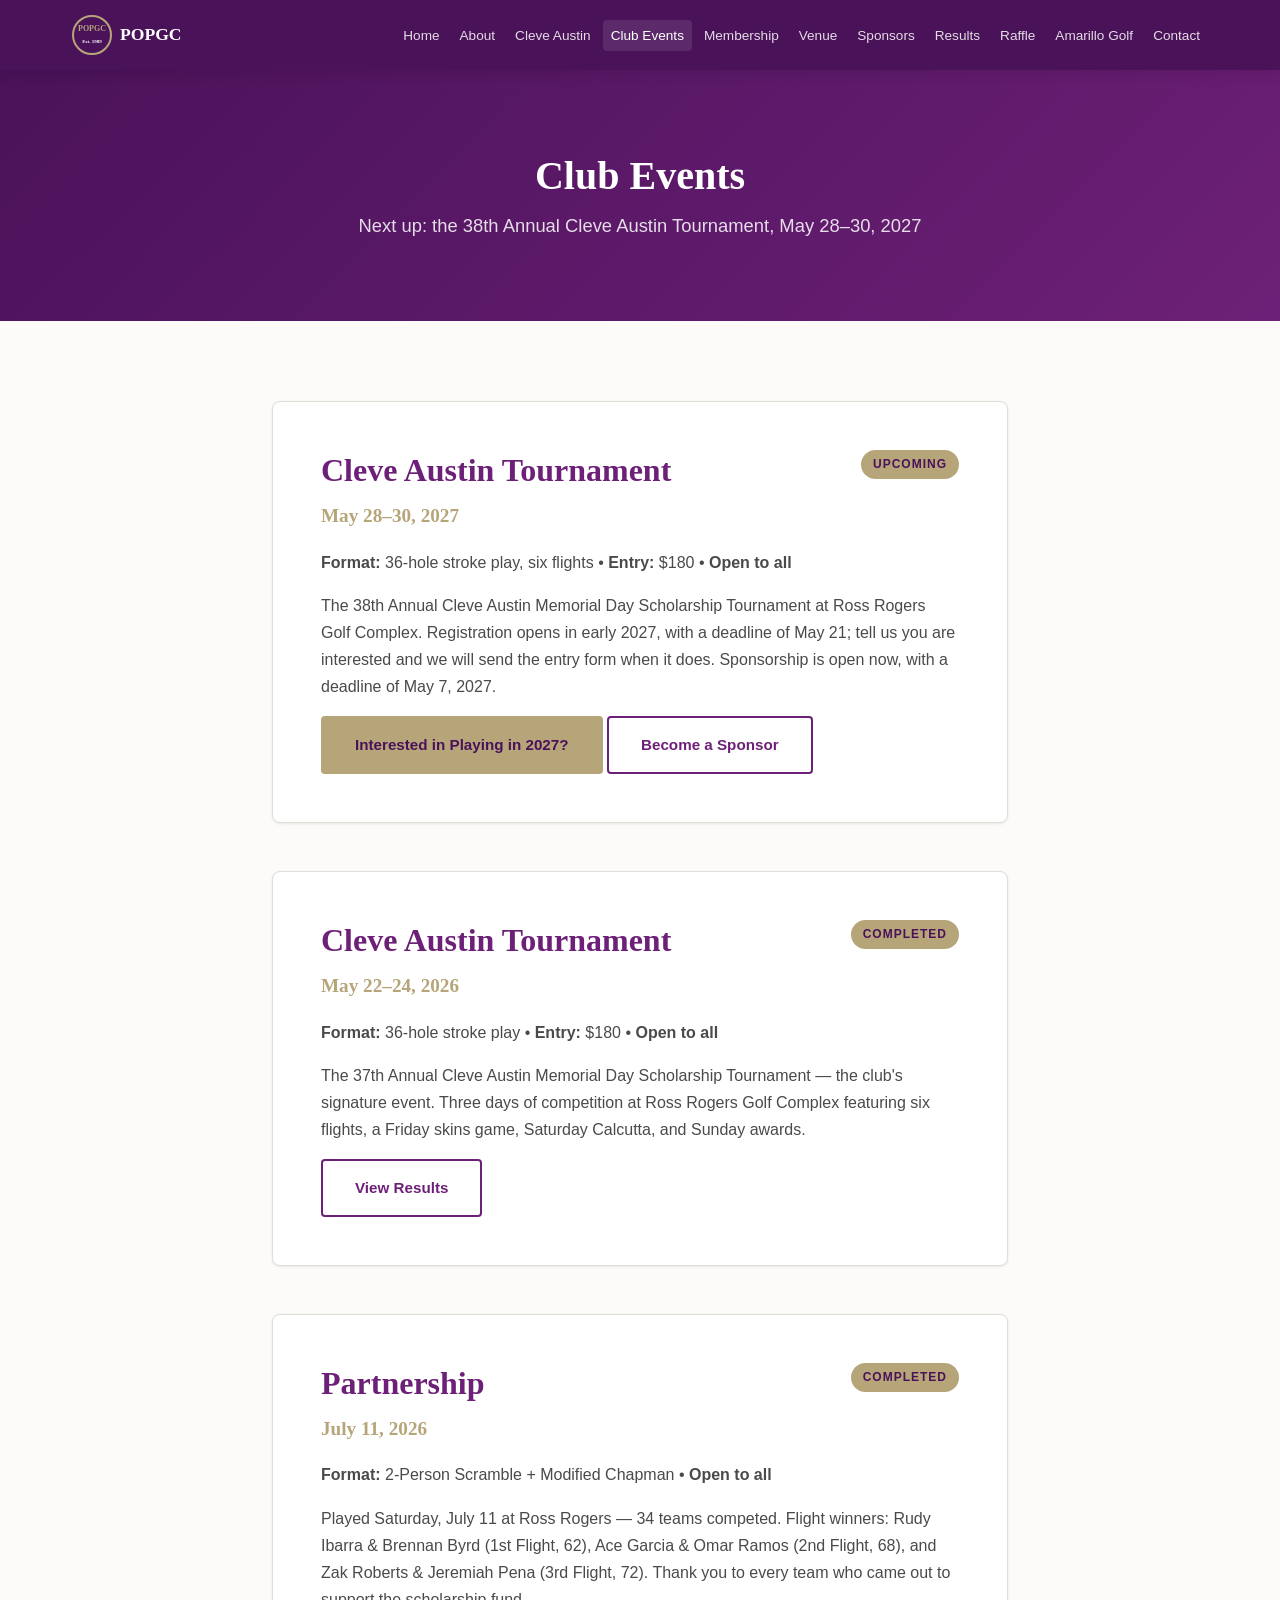
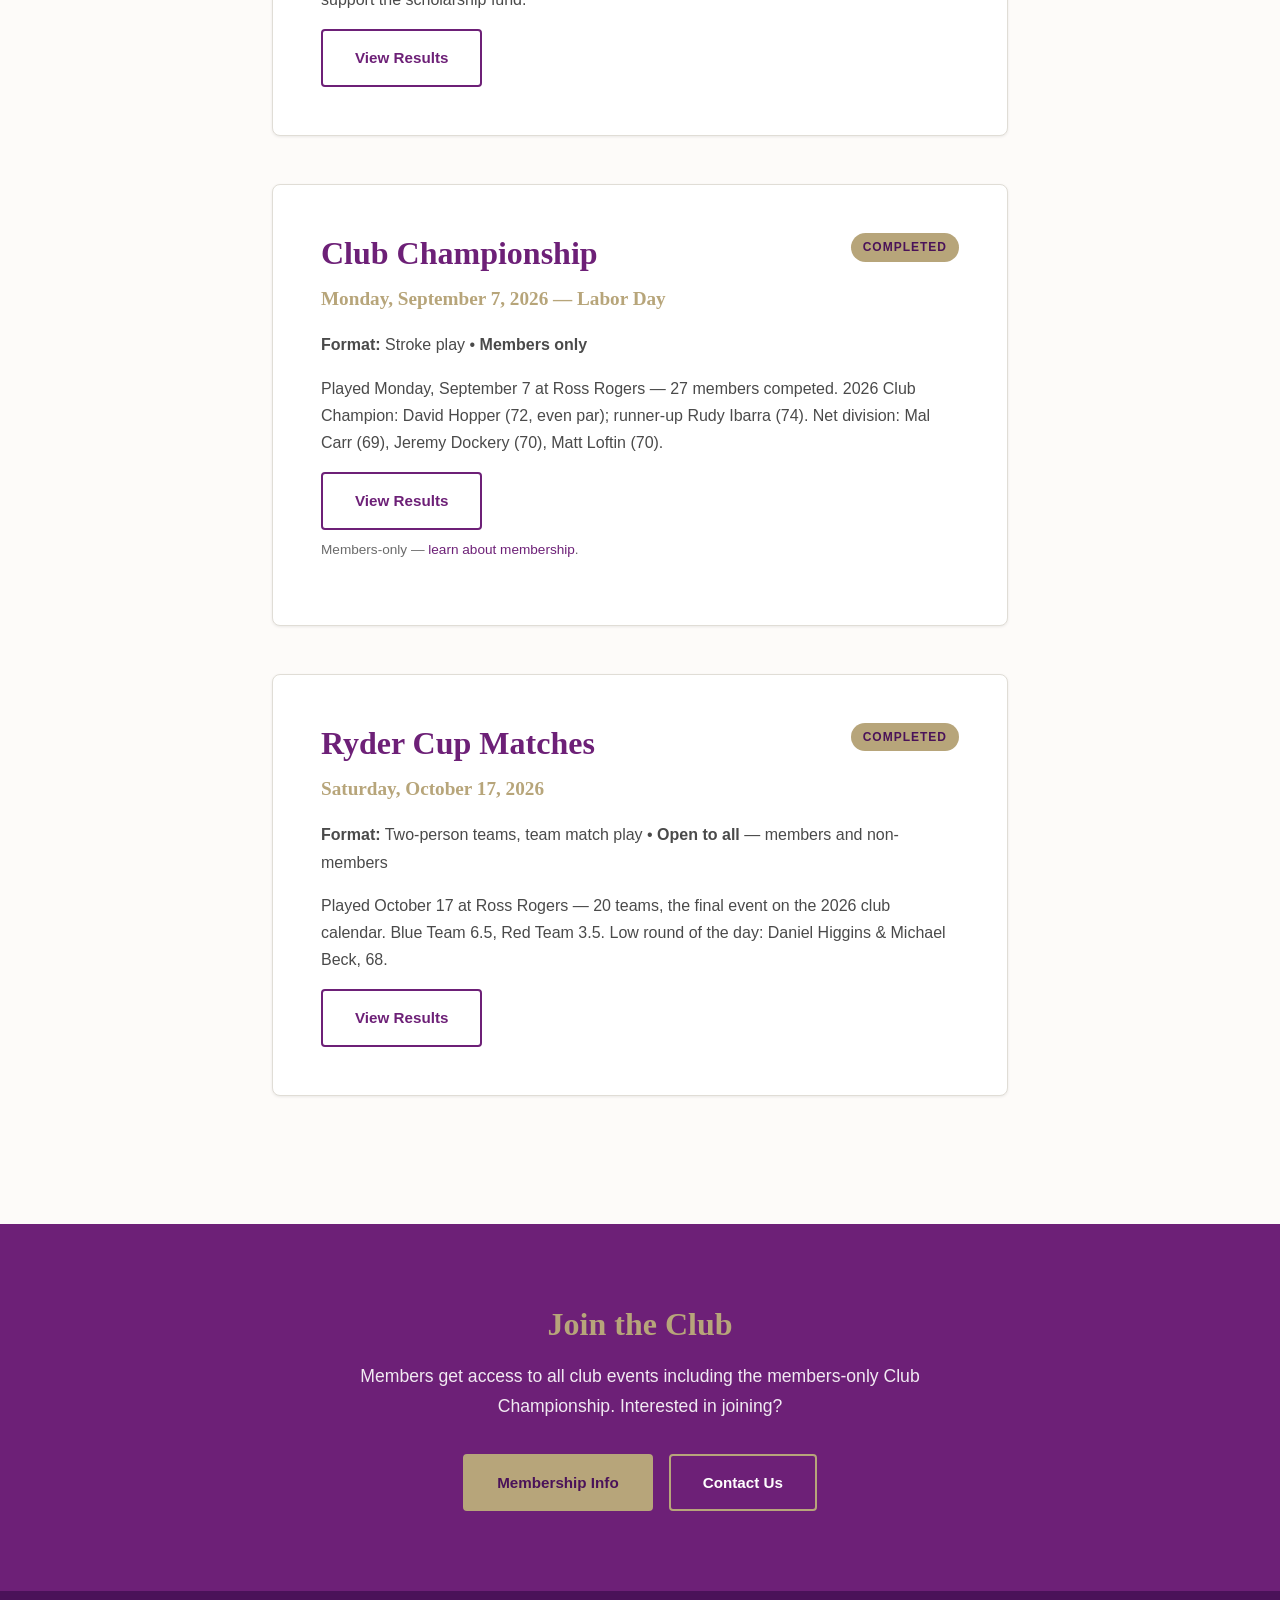
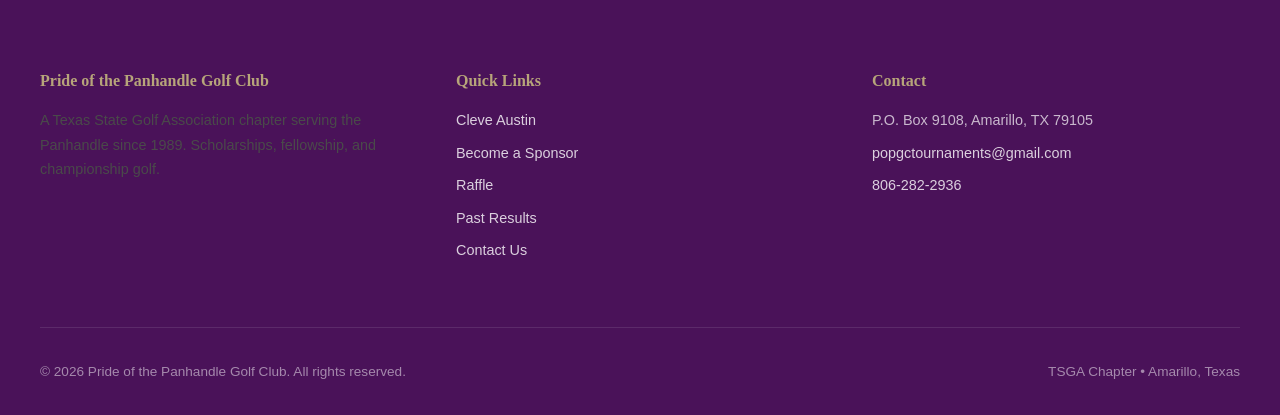
<file: pages/events.html>
<!DOCTYPE html>
<html lang="en">
<head>
  <meta charset="UTF-8">
  <meta name="viewport" content="width=device-width, initial-scale=1.0">
  <title>Club Events — Pride of the Panhandle Golf Club</title>
  <meta name="description" content="POPGC club events — the 38th Annual Cleve Austin Tournament, May 28-30, 2027, and the 2026 season: Partnership, Club Championship, and Ryder Cup Matches.">
  <link rel="stylesheet" href="../css/styles.css">
</head>
<body>

  <!-- Navigation -->
  <nav class="nav" role="navigation" aria-label="Main navigation">
    <div class="nav__inner">
      <a href="../index.html" class="nav__brand">
        <svg class="nav__logo" viewBox="0 0 40 40" fill="none" xmlns="http://www.w3.org/2000/svg">
          <circle cx="20" cy="20" r="19" stroke="#B7A57A" stroke-width="2"/>
          <text x="20" y="16" text-anchor="middle" fill="#B7A57A" font-family="Georgia" font-size="8" font-weight="bold">POPGC</text>
          <text x="20" y="28" text-anchor="middle" fill="#fff" font-family="Georgia" font-size="5">Est. 1989</text>
        </svg>
        POPGC
      </a>
      <button class="nav__toggle" aria-label="Toggle navigation" aria-expanded="false">&#9776;</button>
      <ul class="nav__links">
        <li><a href="../index.html">Home</a></li>
        <li><a href="about.html">About</a></li>
        <li><a href="tournament.html">Cleve Austin</a></li>
        <li><a href="events.html">Club Events</a></li>
        <li><a href="membership.html">Membership</a></li>
        <li><a href="venue.html">Venue</a></li>
        <li><a href="sponsors.html">Sponsors</a></li>
        <li><a href="results.html">Results</a></li>
        <li><a href="raffle.html">Raffle</a></li>
        <li><a href="amarillo-golf.html">Amarillo Golf</a></li>
        <li><a href="contact.html">Contact</a></li>
      </ul>
    </div>
  </nav>

  <!-- Page Header -->
  <section class="page-header">
    <h1>Club Events</h1>
    <p>Next up: the 38th Annual Cleve Austin Tournament, May 28&ndash;30, 2027</p>
  </section>

  <!-- Events Calendar -->
  <section class="section">
    <div class="container container--narrow">

      <!-- Cleve Austin Tournament 2027 -->
      <div class="card mb-xl">
        <div style="display:flex;justify-content:space-between;align-items:flex-start;flex-wrap:wrap;gap:var(--spacing-sm);">
          <h2 style="margin-bottom:var(--spacing-sm);">Cleve Austin Tournament</h2>
          <span class="badge badge--accent">Upcoming</span>
        </div>
        <p class="text-accent" style="font-family:var(--font-heading);font-size:1.2rem;font-weight:700;">May 28&ndash;30, 2027</p>
        <p><strong>Format:</strong> 36-hole stroke play, six flights &bull; <strong>Entry:</strong> $180 &bull; <strong>Open to all</strong></p>
        <p>The 38th Annual Cleve Austin Memorial Day Scholarship Tournament at Ross Rogers Golf Complex. Registration opens in early 2027, with a deadline of May 21; tell us you are interested and we will send the entry form when it does. Sponsorship is open now, with a deadline of May 7, 2027.</p>
        <a href="https://forms.gle/XNsTkjCNeENJBBiq8" class="btn btn--primary" target="_blank" rel="noopener">Interested in Playing in 2027?</a>
        <a href="sponsors.html" class="btn btn--outline-dark">Become a Sponsor</a>
      </div>

      <!-- Cleve Austin Tournament 2026 -->
      <div class="card mb-xl">
        <div style="display:flex;justify-content:space-between;align-items:flex-start;flex-wrap:wrap;gap:var(--spacing-sm);">
          <h2 style="margin-bottom:var(--spacing-sm);">Cleve Austin Tournament</h2>
          <span class="badge badge--accent">Completed</span>
        </div>
        <p class="text-accent" style="font-family:var(--font-heading);font-size:1.2rem;font-weight:700;">May 22&ndash;24, 2026</p>
        <p><strong>Format:</strong> 36-hole stroke play &bull; <strong>Entry:</strong> $180 &bull; <strong>Open to all</strong></p>
        <p>The 37th Annual Cleve Austin Memorial Day Scholarship Tournament — the club's signature event. Three days of competition at Ross Rogers Golf Complex featuring six flights, a Friday skins game, Saturday Calcutta, and Sunday awards.</p>
        <a href="results.html" class="btn btn--outline-dark">View Results</a>
      </div>

      <!-- Partnership -->
      <div class="card mb-xl">
        <div style="display:flex;justify-content:space-between;align-items:flex-start;flex-wrap:wrap;gap:var(--spacing-sm);">
          <h2 style="margin-bottom:var(--spacing-sm);">Partnership</h2>
          <span class="badge badge--accent">Completed</span>
        </div>
        <p class="text-accent" style="font-family:var(--font-heading);font-size:1.2rem;font-weight:700;">July 11, 2026</p>
        <p><strong>Format:</strong> 2-Person Scramble + Modified Chapman &bull; <strong>Open to all</strong></p>
        <p>Played Saturday, July 11 at Ross Rogers — 34 teams competed. Flight winners: Rudy Ibarra &amp; Brennan Byrd (1st Flight, 62), Ace Garcia &amp; Omar Ramos (2nd Flight, 68), and Zak Roberts &amp; Jeremiah Pena (3rd Flight, 72). Thank you to every team who came out to support the scholarship fund.</p>
        <a href="results.html" class="btn btn--outline-dark">View Results</a>
      </div>

      <!-- Club Championship -->
      <div class="card mb-xl">
        <div style="display:flex;justify-content:space-between;align-items:flex-start;flex-wrap:wrap;gap:var(--spacing-sm);">
          <h2 style="margin-bottom:var(--spacing-sm);">Club Championship</h2>
          <span class="badge badge--accent">Completed</span>
        </div>
        <p class="text-accent" style="font-family:var(--font-heading);font-size:1.2rem;font-weight:700;">Monday, September 7, 2026 &mdash; Labor Day</p>
        <p><strong>Format:</strong> Stroke play &bull; <strong>Members only</strong></p>
        <p>Played Monday, September 7 at Ross Rogers &mdash; 27 members competed. 2026 Club Champion: David Hopper (72, even par); runner-up Rudy Ibarra (74). Net division: Mal Carr (69), Jeremy Dockery (70), Matt Loftin (70).</p>
        <a href="results.html" class="btn btn--outline-dark">View Results</a>
        <p class="text-muted" style="font-size:0.85rem;margin-top:var(--spacing-sm);">Members-only &mdash; <a href="membership.html">learn about membership</a>.</p>
      </div>

      <!-- Ryder Cup Matches -->
      <div class="card mb-xl">
        <div style="display:flex;justify-content:space-between;align-items:flex-start;flex-wrap:wrap;gap:var(--spacing-sm);">
          <h2 style="margin-bottom:var(--spacing-sm);">Ryder Cup Matches</h2>
          <span class="badge badge--accent">Completed</span>
        </div>
        <p class="text-accent" style="font-family:var(--font-heading);font-size:1.2rem;font-weight:700;">Saturday, October 17, 2026</p>
        <p><strong>Format:</strong> Two-person teams, team match play &bull; <strong>Open to all</strong> &mdash; members and non-members</p>
        <p>Played October 17 at Ross Rogers &mdash; 20 teams, the final event on the 2026 club calendar. Blue Team 6.5, Red Team 3.5. Low round of the day: Daniel Higgins &amp; Michael Beck, 68.</p>
        <a href="results.html" class="btn btn--outline-dark">View Results</a>
      </div>

    </div>
  </section>

  <!-- CTA -->
  <section class="section section--primary">
    <div class="container text-center">
      <h2>Join the Club</h2>
      <p style="font-size:1.1rem;max-width:600px;margin:0 auto var(--spacing-lg);">
        Members get access to all club events including the members-only Club Championship. Interested in joining?
      </p>
      <div class="btn-group">
        <a href="membership.html" class="btn btn--primary">Membership Info</a>
        <a href="contact.html" class="btn btn--outline">Contact Us</a>
      </div>
    </div>
  </section>

  <!-- Footer -->
  <footer class="footer">
    <div class="footer__grid">
      <div>
        <h4>Pride of the Panhandle Golf Club</h4>
        <p style="font-size:0.9rem;">A Texas State Golf Association chapter serving the Panhandle since 1989. Scholarships, fellowship, and championship golf.</p>
      </div>
      <div>
        <h4>Quick Links</h4>
        <ul>
          <li><a href="tournament.html">Cleve Austin</a></li>
          <li><a href="sponsors.html">Become a Sponsor</a></li>
          <li><a href="raffle.html">Raffle</a></li>
          <li><a href="results.html">Past Results</a></li>
          <li><a href="contact.html">Contact Us</a></li>
        </ul>
      </div>
      <div>
        <h4>Contact</h4>
        <ul>
          <li>P.O. Box 9108, Amarillo, TX 79105</li>
          <li><a href="mailto:popgctournaments@gmail.com">popgctournaments@gmail.com</a></li>
          <li><a href="tel:8062822936">806-282-2936</a></li>
        </ul>
      </div>
    </div>
    <div class="footer__bottom">
      <span>&copy; 2026 Pride of the Panhandle Golf Club. All rights reserved.</span>
      <span>TSGA Chapter &bull; Amarillo, Texas</span>
    </div>
  </footer>

  <script src="../js/main.js"></script>
</body>
</html>
</file>
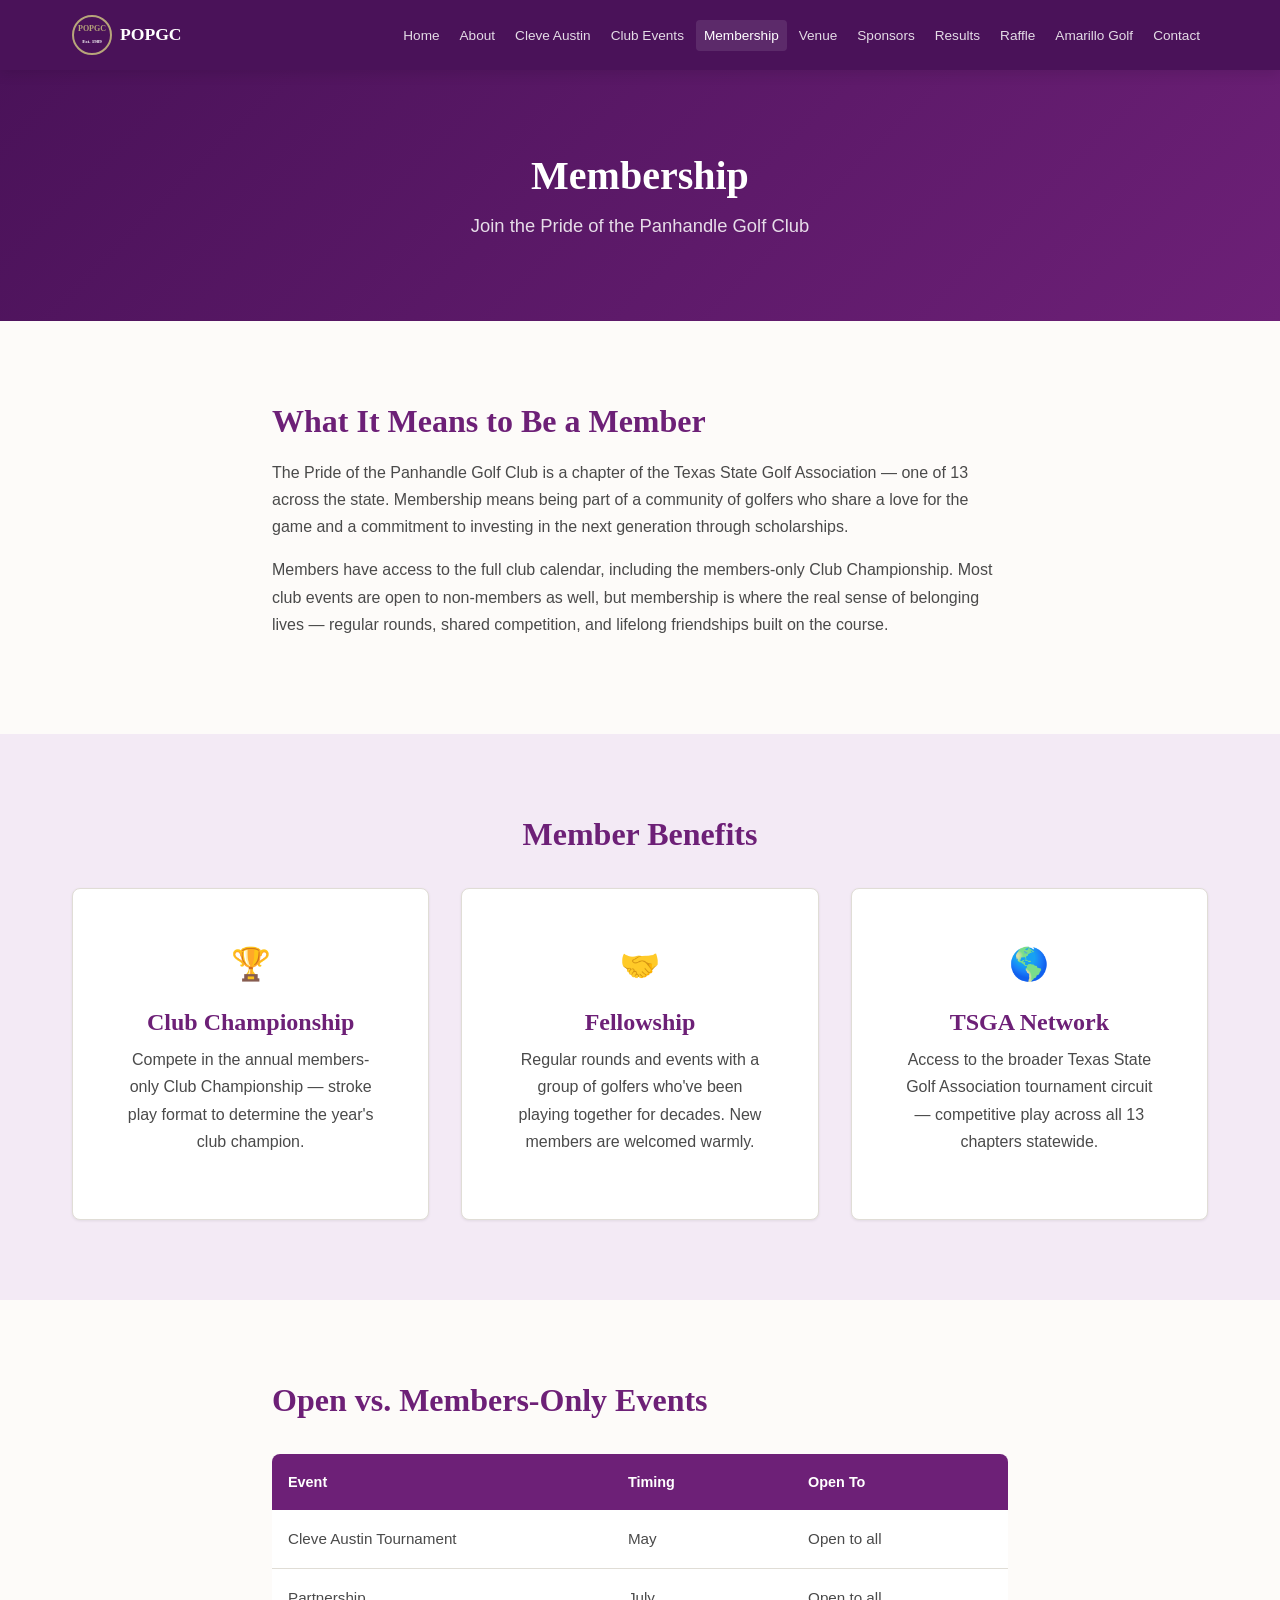
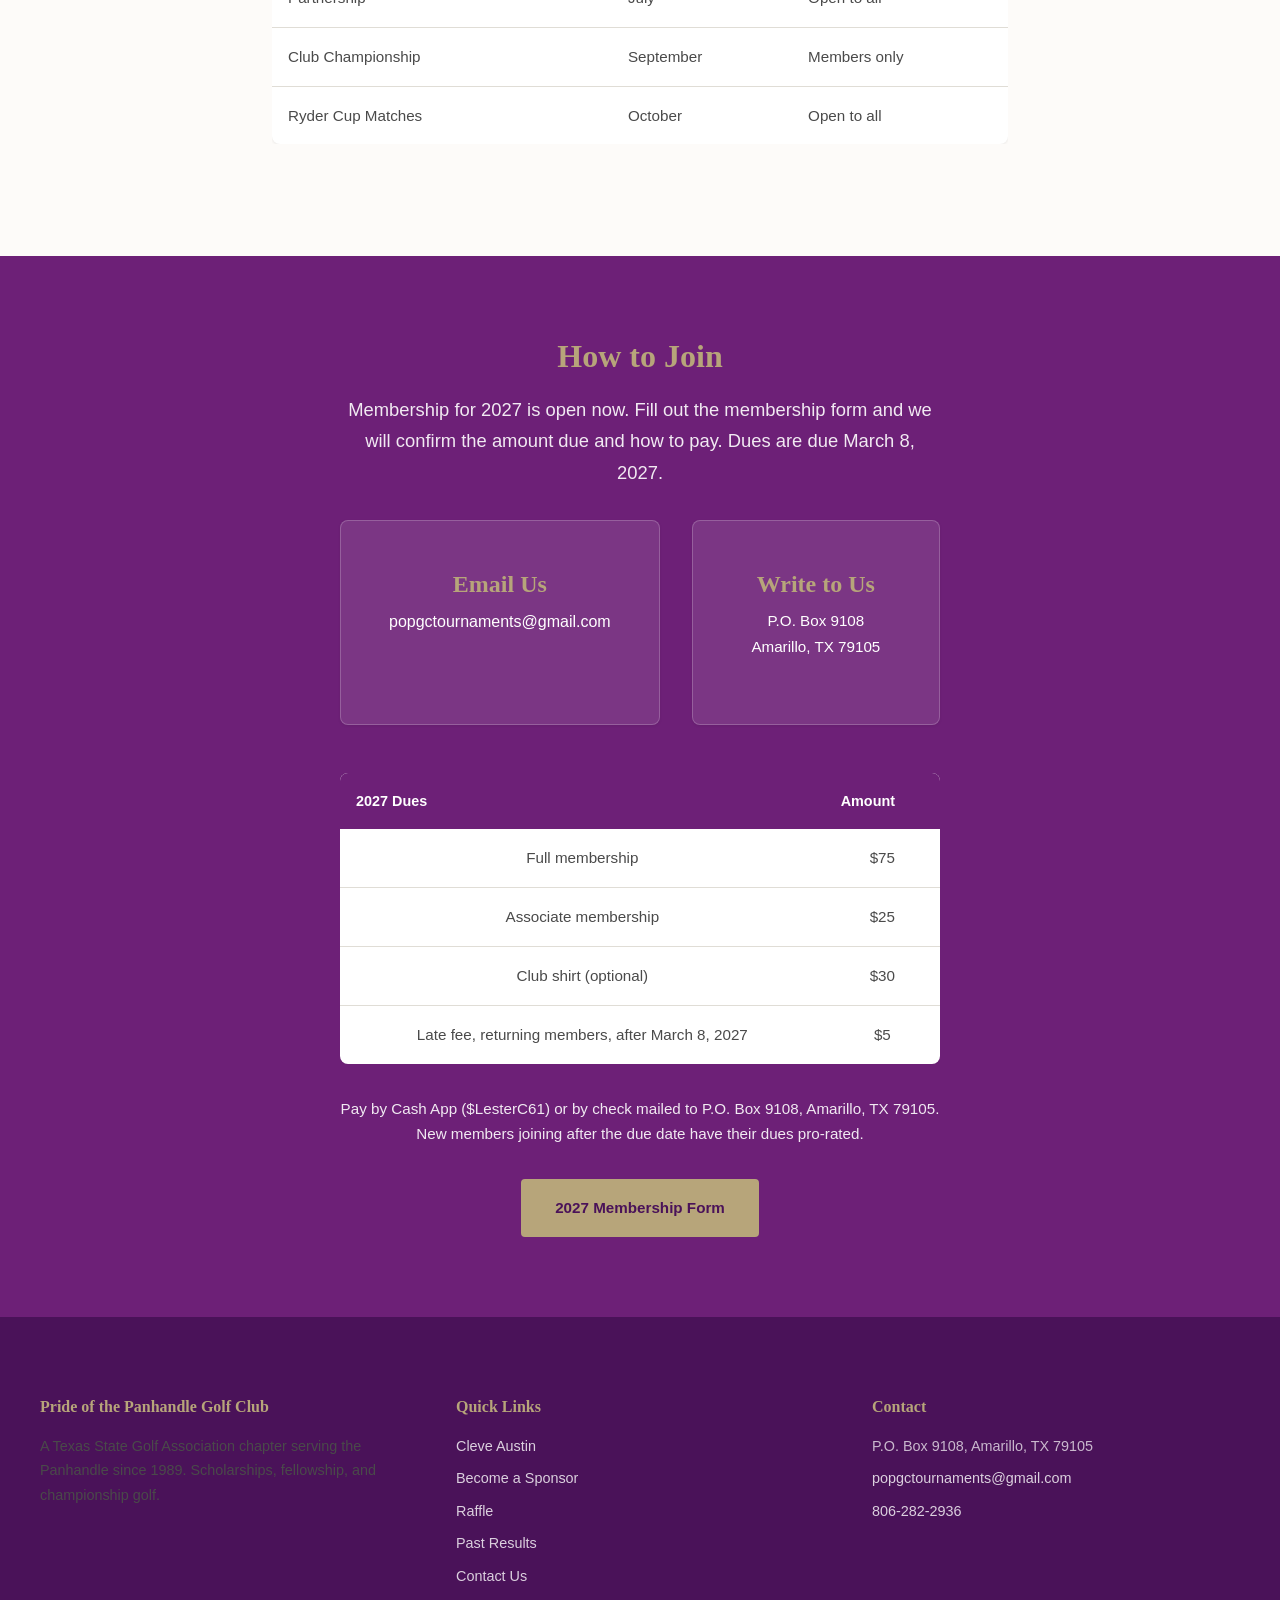
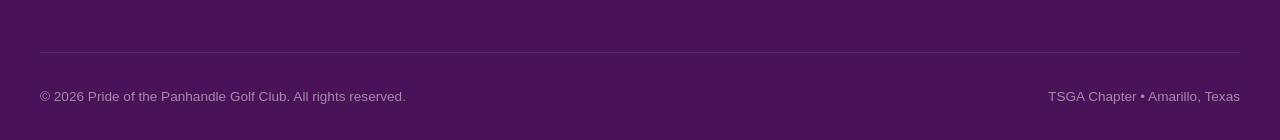
<file: pages/membership.html>
<!DOCTYPE html>
<html lang="en">
<head>
  <meta charset="UTF-8">
  <meta name="viewport" content="width=device-width, initial-scale=1.0">
  <title>Membership — Pride of the Panhandle Golf Club</title>
  <meta name="description" content="Join the Pride of the Panhandle Golf Club — a TSGA chapter in Amarillo, TX. Membership includes access to club events, the Club Championship, and more.">
  <link rel="stylesheet" href="../css/styles.css">
</head>
<body>

  <!-- Navigation -->
  <nav class="nav" role="navigation" aria-label="Main navigation">
    <div class="nav__inner">
      <a href="../index.html" class="nav__brand">
        <svg class="nav__logo" viewBox="0 0 40 40" fill="none" xmlns="http://www.w3.org/2000/svg">
          <circle cx="20" cy="20" r="19" stroke="#B7A57A" stroke-width="2"/>
          <text x="20" y="16" text-anchor="middle" fill="#B7A57A" font-family="Georgia" font-size="8" font-weight="bold">POPGC</text>
          <text x="20" y="28" text-anchor="middle" fill="#fff" font-family="Georgia" font-size="5">Est. 1989</text>
        </svg>
        POPGC
      </a>
      <button class="nav__toggle" aria-label="Toggle navigation" aria-expanded="false">&#9776;</button>
      <ul class="nav__links">
        <li><a href="../index.html">Home</a></li>
        <li><a href="about.html">About</a></li>
        <li><a href="tournament.html">Cleve Austin</a></li>
        <li><a href="events.html">Club Events</a></li>
        <li><a href="membership.html">Membership</a></li>
        <li><a href="venue.html">Venue</a></li>
        <li><a href="sponsors.html">Sponsors</a></li>
        <li><a href="results.html">Results</a></li>
        <li><a href="raffle.html">Raffle</a></li>
        <li><a href="amarillo-golf.html">Amarillo Golf</a></li>
        <li><a href="contact.html">Contact</a></li>
      </ul>
    </div>
  </nav>

  <!-- Page Header -->
  <section class="page-header">
    <h1>Membership</h1>
    <p>Join the Pride of the Panhandle Golf Club</p>
  </section>

  <!-- What Membership Looks Like -->
  <section class="section">
    <div class="container container--narrow">
      <h2>What It Means to Be a Member</h2>
      <p>
        The Pride of the Panhandle Golf Club is a chapter of the Texas State Golf Association — one of 13 across the state. Membership means being part of a community of golfers who share a love for the game and a commitment to investing in the next generation through scholarships.
      </p>
      <p>
        Members have access to the full club calendar, including the members-only Club Championship. Most club events are open to non-members as well, but membership is where the real sense of belonging lives — regular rounds, shared competition, and lifelong friendships built on the course.
      </p>
    </div>
  </section>

  <!-- What You Get -->
  <section class="section section--alt">
    <div class="container">
      <h2 class="text-center mb-lg">Member Benefits</h2>
      <div class="grid grid--3">
        <div class="card text-center">
          <div class="card__icon">&#127942;</div>
          <h3>Club Championship</h3>
          <p>Compete in the annual members-only Club Championship — stroke play format to determine the year's club champion.</p>
        </div>
        <div class="card text-center">
          <div class="card__icon">&#129309;</div>
          <h3>Fellowship</h3>
          <p>Regular rounds and events with a group of golfers who've been playing together for decades. New members are welcomed warmly.</p>
        </div>
        <div class="card text-center">
          <div class="card__icon">&#127758;</div>
          <h3>TSGA Network</h3>
          <p>Access to the broader Texas State Golf Association tournament circuit — competitive play across all 13 chapters statewide.</p>
        </div>
      </div>
    </div>
  </section>

  <!-- Events Open vs Members-Only -->
  <section class="section">
    <div class="container container--narrow">
      <h2 class="mb-lg">Open vs. Members-Only Events</h2>
      <div class="table-wrap">
        <table>
          <thead>
            <tr><th>Event</th><th>Timing</th><th>Open To</th></tr>
          </thead>
          <tbody>
            <tr><td>Cleve Austin Tournament</td><td>May</td><td>Open to all</td></tr>
            <tr><td>Partnership</td><td>July</td><td>Open to all</td></tr>
            <tr><td>Club Championship</td><td>September</td><td>Members only</td></tr>
            <tr><td>Ryder Cup Matches</td><td>October</td><td>Open to all</td></tr>
          </tbody>
        </table>
      </div>
    </div>
  </section>

  <!-- How to Join -->
  <section class="section section--primary">
    <div class="container text-center">
      <h2>How to Join</h2>
      <p style="font-size:1.15rem;max-width:600px;margin:0 auto var(--spacing-lg);">
        Membership for 2027 is open now. Fill out the membership form and we will confirm the amount due and how to pay. Dues are due March 8, 2027.
      </p>
      <div class="grid grid--2" style="max-width:600px;margin:0 auto var(--spacing-xl);">
        <div class="card" style="background:rgba(255,255,255,0.1);border-color:rgba(255,255,255,0.2);">
          <h3 style="color:var(--color-accent);">Email Us</h3>
          <p><a href="mailto:popgctournaments@gmail.com" style="color:var(--color-white);font-size:1rem;">popgctournaments@gmail.com</a></p>
        </div>
        <div class="card" style="background:rgba(255,255,255,0.1);border-color:rgba(255,255,255,0.2);">
          <h3 style="color:var(--color-accent);">Write to Us</h3>
          <p style="color:var(--color-white);font-size:0.95rem;">P.O. Box 9108<br>Amarillo, TX 79105</p>
        </div>
      </div>
      <div class="table-wrap" style="max-width:600px;margin:0 auto var(--spacing-lg);">
        <table>
          <thead>
            <tr><th>2027 Dues</th><th>Amount</th></tr>
          </thead>
          <tbody>
            <tr><td>Full membership</td><td>$75</td></tr>
            <tr><td>Associate membership</td><td>$25</td></tr>
            <tr><td>Club shirt (optional)</td><td>$30</td></tr>
            <tr><td>Late fee, returning members, after March 8, 2027</td><td>$5</td></tr>
          </tbody>
        </table>
      </div>
      <p style="font-size:0.95rem;max-width:600px;margin:0 auto var(--spacing-lg);">Pay by Cash App ($LesterC61) or by check mailed to P.O. Box 9108, Amarillo, TX 79105. New members joining after the due date have their dues pro-rated.</p>
      <div class="btn-group">
        <a href="https://forms.gle/Cw9GDTZWo7xHWptQ8" class="btn btn--primary" target="_blank" rel="noopener">2027 Membership Form</a>
      </div>
    </div>
  </section>

  <!-- Footer -->
  <footer class="footer">
    <div class="footer__grid">
      <div>
        <h4>Pride of the Panhandle Golf Club</h4>
        <p style="font-size:0.9rem;">A Texas State Golf Association chapter serving the Panhandle since 1989. Scholarships, fellowship, and championship golf.</p>
      </div>
      <div>
        <h4>Quick Links</h4>
        <ul>
          <li><a href="tournament.html">Cleve Austin</a></li>
          <li><a href="sponsors.html">Become a Sponsor</a></li>
          <li><a href="raffle.html">Raffle</a></li>
          <li><a href="results.html">Past Results</a></li>
          <li><a href="contact.html">Contact Us</a></li>
        </ul>
      </div>
      <div>
        <h4>Contact</h4>
        <ul>
          <li>P.O. Box 9108, Amarillo, TX 79105</li>
          <li><a href="mailto:popgctournaments@gmail.com">popgctournaments@gmail.com</a></li>
          <li><a href="tel:8062822936">806-282-2936</a></li>
        </ul>
      </div>
    </div>
    <div class="footer__bottom">
      <span>&copy; 2026 Pride of the Panhandle Golf Club. All rights reserved.</span>
      <span>TSGA Chapter &bull; Amarillo, Texas</span>
    </div>
  </footer>

  <script src="../js/main.js"></script>
</body>
</html>
</file>
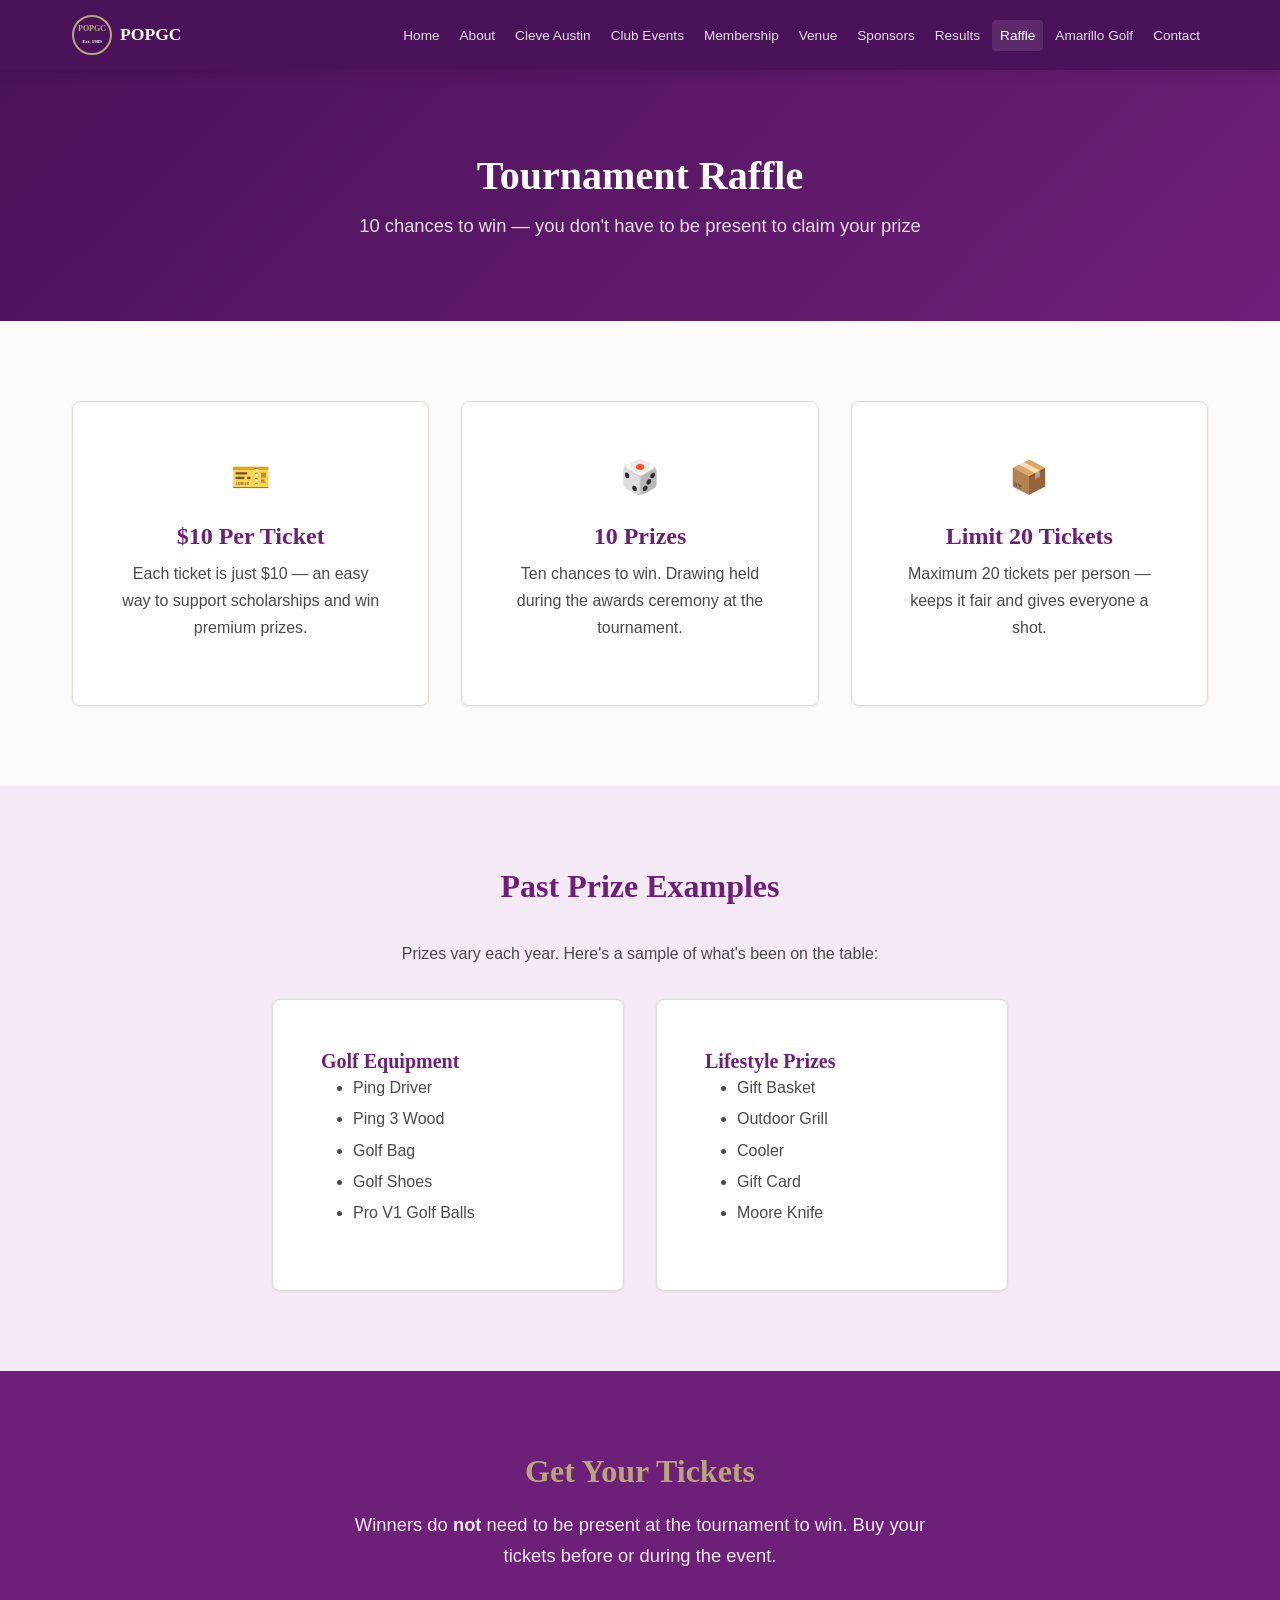
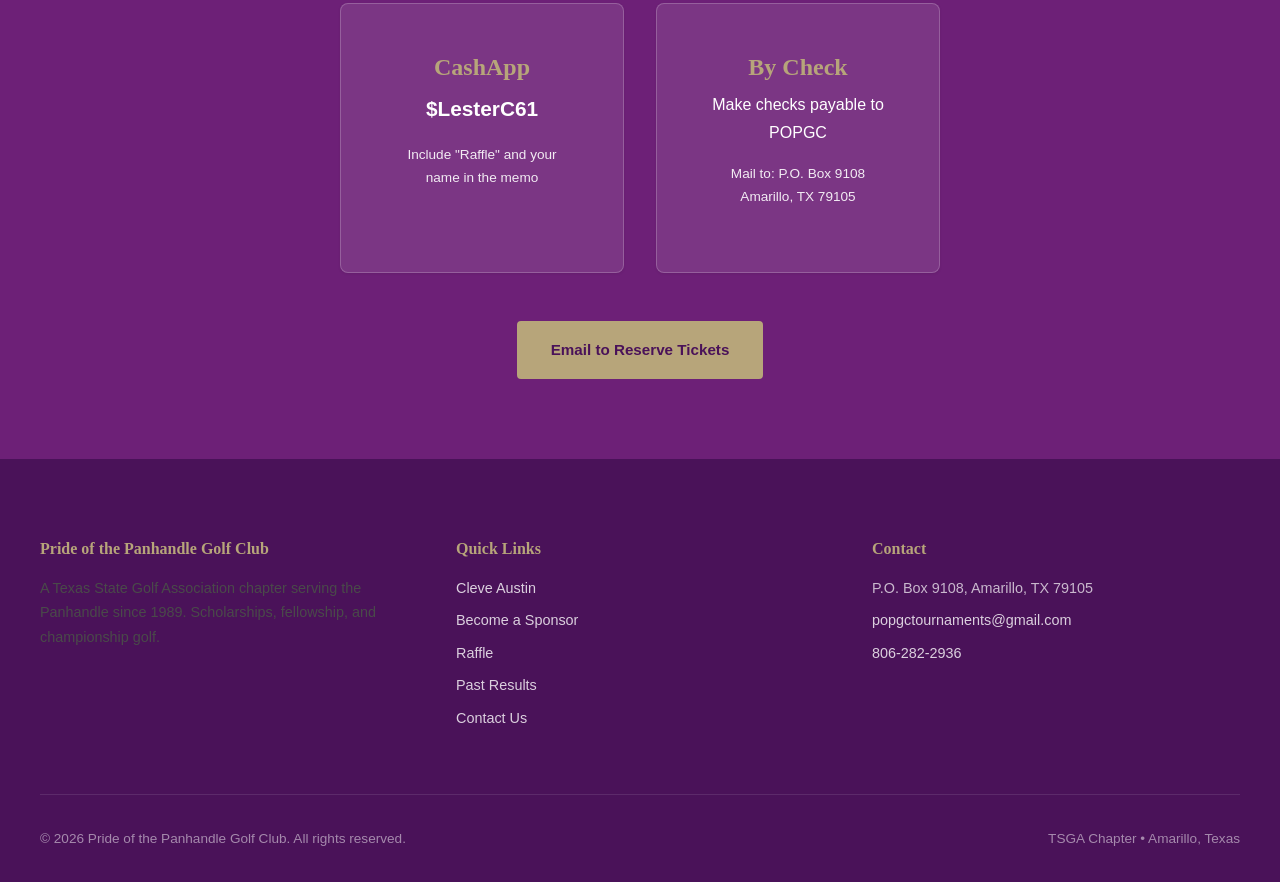
<file: pages/raffle.html>
<!DOCTYPE html>
<html lang="en">
<head>
  <meta charset="UTF-8">
  <meta name="viewport" content="width=device-width, initial-scale=1.0">
  <title>Raffle — Pride of the Panhandle Golf Club</title>
  <meta name="description" content="POPGC tournament raffle — $10 per ticket, 10 chances to win premium golf prizes. Ping drivers, golf bags, grills, and more.">
  <link rel="stylesheet" href="../css/styles.css">
</head>
<body>

  <!-- Navigation -->
  <nav class="nav" role="navigation" aria-label="Main navigation">
    <div class="nav__inner">
      <a href="../index.html" class="nav__brand">
        <svg class="nav__logo" viewBox="0 0 40 40" fill="none" xmlns="http://www.w3.org/2000/svg">
          <circle cx="20" cy="20" r="19" stroke="#B7A57A" stroke-width="2"/>
          <text x="20" y="16" text-anchor="middle" fill="#B7A57A" font-family="Georgia" font-size="8" font-weight="bold">POPGC</text>
          <text x="20" y="28" text-anchor="middle" fill="#fff" font-family="Georgia" font-size="5">Est. 1989</text>
        </svg>
        POPGC
      </a>
      <button class="nav__toggle" aria-label="Toggle navigation" aria-expanded="false">&#9776;</button>
      <ul class="nav__links">
        <li><a href="../index.html">Home</a></li>
        <li><a href="about.html">About</a></li>
        <li><a href="tournament.html">Cleve Austin</a></li>
        <li><a href="events.html">Club Events</a></li>
        <li><a href="membership.html">Membership</a></li>
        <li><a href="venue.html">Venue</a></li>
        <li><a href="sponsors.html">Sponsors</a></li>
        <li><a href="results.html">Results</a></li>
        <li><a href="raffle.html">Raffle</a></li>
        <li><a href="amarillo-golf.html">Amarillo Golf</a></li>
        <li><a href="contact.html">Contact</a></li>
      </ul>
    </div>
  </nav>

  <!-- Page Header -->
  <section class="page-header">
    <h1>Tournament Raffle</h1>
    <p>10 chances to win — you don't have to be present to claim your prize</p>
  </section>

  <!-- Raffle Details -->
  <section class="section">
    <div class="container">
      <div class="grid grid--3">
        <div class="card text-center">
          <div class="card__icon">&#127915;</div>
          <h3>$10 Per Ticket</h3>
          <p>Each ticket is just $10 — an easy way to support scholarships and win premium prizes.</p>
        </div>
        <div class="card text-center">
          <div class="card__icon">&#127922;</div>
          <h3>10 Prizes</h3>
          <p>Ten chances to win. Drawing held during the awards ceremony at the tournament.</p>
        </div>
        <div class="card text-center">
          <div class="card__icon">&#128230;</div>
          <h3>Limit 20 Tickets</h3>
          <p>Maximum 20 tickets per person — keeps it fair and gives everyone a shot.</p>
        </div>
      </div>
    </div>
  </section>

  <!-- Prize List -->
  <section class="section section--alt">
    <div class="container container--narrow">
      <h2 class="text-center mb-lg">Past Prize Examples</h2>
      <p class="text-center mb-lg">Prizes vary each year. Here's a sample of what's been on the table:</p>

      <div class="grid grid--2">
        <div class="card">
          <h4>Golf Equipment</h4>
          <ul>
            <li>Ping Driver</li>
            <li>Ping 3 Wood</li>
            <li>Golf Bag</li>
            <li>Golf Shoes</li>
            <li>Pro V1 Golf Balls</li>
          </ul>
        </div>
        <div class="card">
          <h4>Lifestyle Prizes</h4>
          <ul>
            <li>Gift Basket</li>
            <li>Outdoor Grill</li>
            <li>Cooler</li>
            <li>Gift Card</li>
            <li>Moore Knife</li>
          </ul>
        </div>
      </div>
    </div>
  </section>

  <!-- How to Buy -->
  <section class="section section--primary">
    <div class="container text-center">
      <h2>Get Your Tickets</h2>
      <p style="font-size:1.15rem;max-width:600px;margin:0 auto var(--spacing-lg);">
        Winners do <strong>not</strong> need to be present at the tournament to win. Buy your tickets before or during the event.
      </p>

      <div class="grid grid--2" style="max-width:600px;margin:0 auto var(--spacing-xl);">
        <div class="card" style="background:rgba(255,255,255,0.1);border-color:rgba(255,255,255,0.2);">
          <h3 style="color:var(--color-accent);">CashApp</h3>
          <p style="font-size:1.3rem;font-weight:700;color:var(--color-white);">$LesterC61</p>
          <p style="font-size:0.85rem;">Include "Raffle" and your name in the memo</p>
        </div>
        <div class="card" style="background:rgba(255,255,255,0.1);border-color:rgba(255,255,255,0.2);">
          <h3 style="color:var(--color-accent);">By Check</h3>
          <p style="color:var(--color-white);">Make checks payable to POPGC</p>
          <p style="font-size:0.85rem;">Mail to: P.O. Box 9108<br>Amarillo, TX 79105</p>
        </div>
      </div>

      <a href="mailto:popgctournaments@gmail.com?subject=POPGC%20Raffle%20Tickets" class="btn btn--primary">Email to Reserve Tickets</a>
    </div>
  </section>

  <!-- Footer -->
  <footer class="footer">
    <div class="footer__grid">
      <div>
        <h4>Pride of the Panhandle Golf Club</h4>
        <p style="font-size:0.9rem;">A Texas State Golf Association chapter serving the Panhandle since 1989. Scholarships, fellowship, and championship golf.</p>
      </div>
      <div>
        <h4>Quick Links</h4>
        <ul>
          <li><a href="tournament.html">Cleve Austin</a></li>
          <li><a href="sponsors.html">Become a Sponsor</a></li>
          <li><a href="raffle.html">Raffle</a></li>
          <li><a href="results.html">Past Results</a></li>
          <li><a href="contact.html">Contact Us</a></li>
        </ul>
      </div>
      <div>
        <h4>Contact</h4>
        <ul>
          <li>P.O. Box 9108, Amarillo, TX 79105</li>
          <li><a href="mailto:popgctournaments@gmail.com">popgctournaments@gmail.com</a></li>
          <li><a href="tel:8062822936">806-282-2936</a></li>
        </ul>
      </div>
    </div>
    <div class="footer__bottom">
      <span>&copy; 2026 Pride of the Panhandle Golf Club. All rights reserved.</span>
      <span>TSGA Chapter &bull; Amarillo, Texas</span>
    </div>
  </footer>

  <script src="../js/main.js"></script>
</body>
</html>
</file>
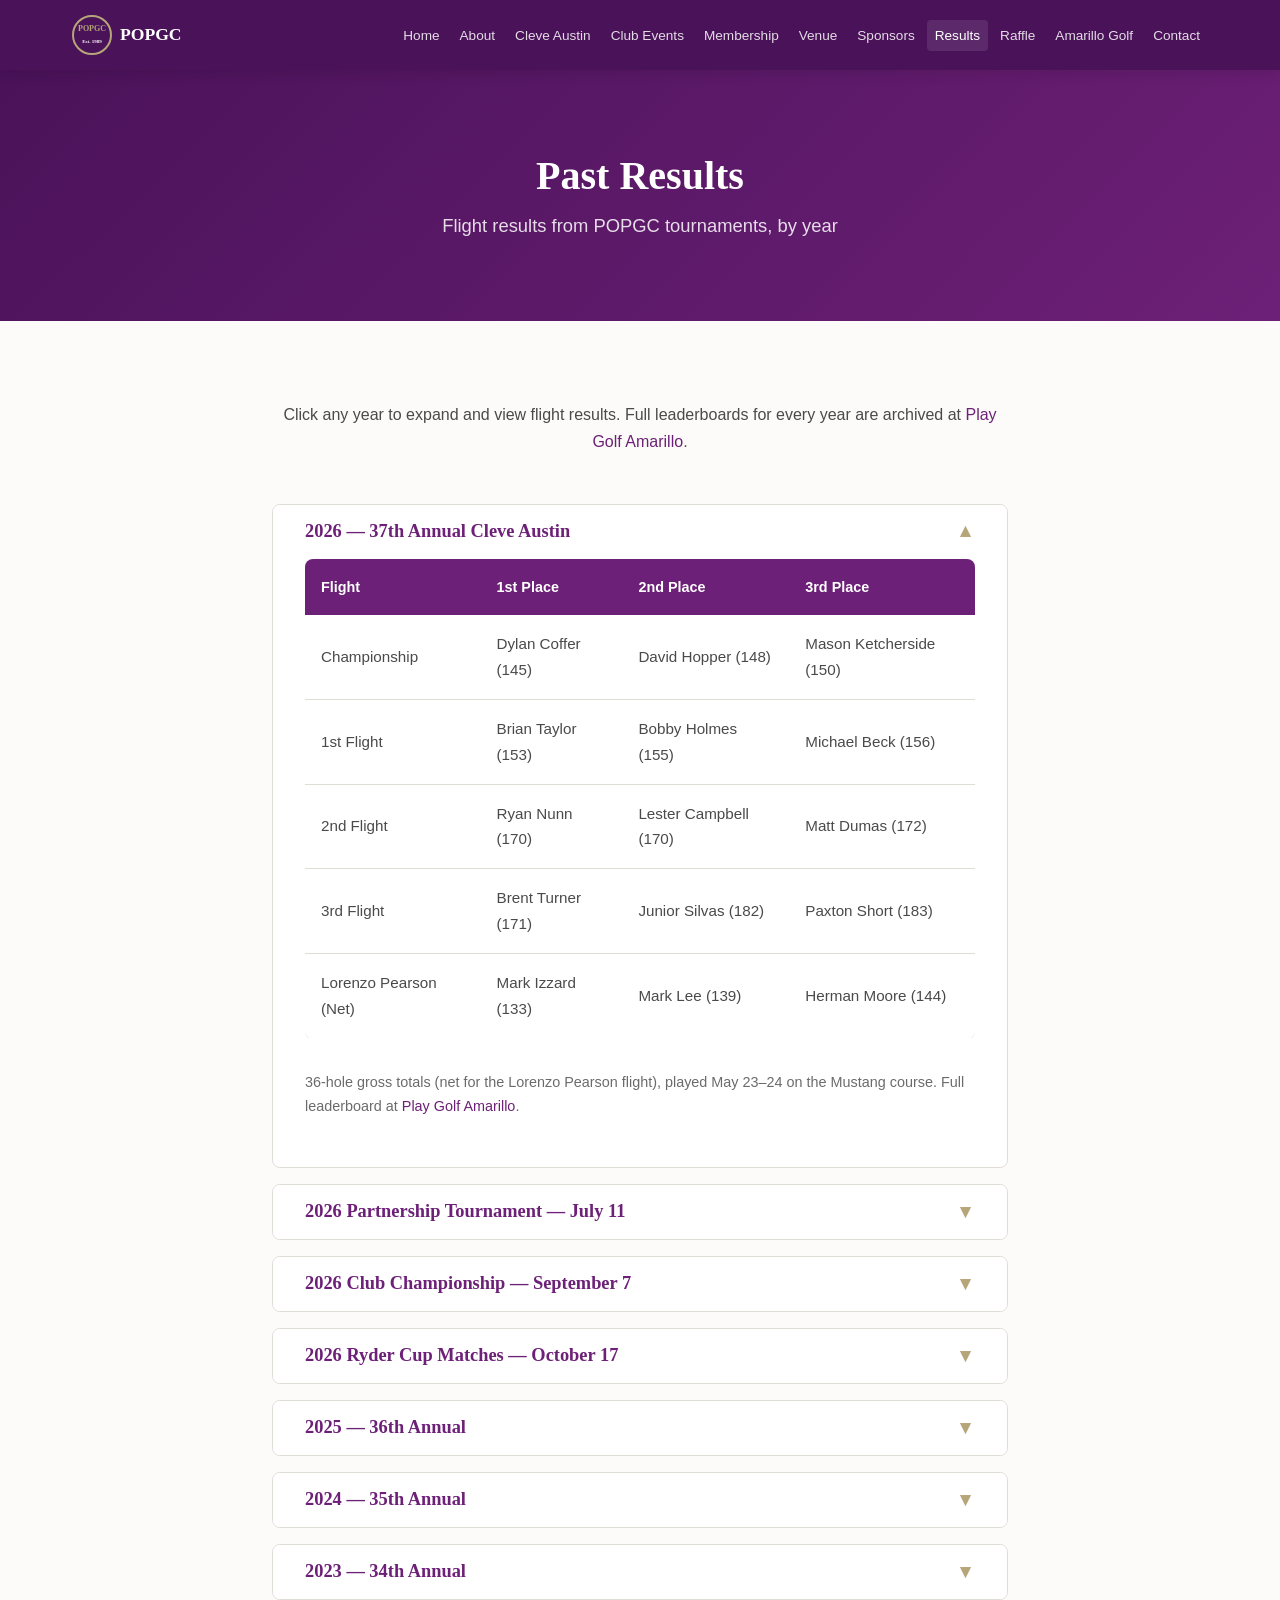
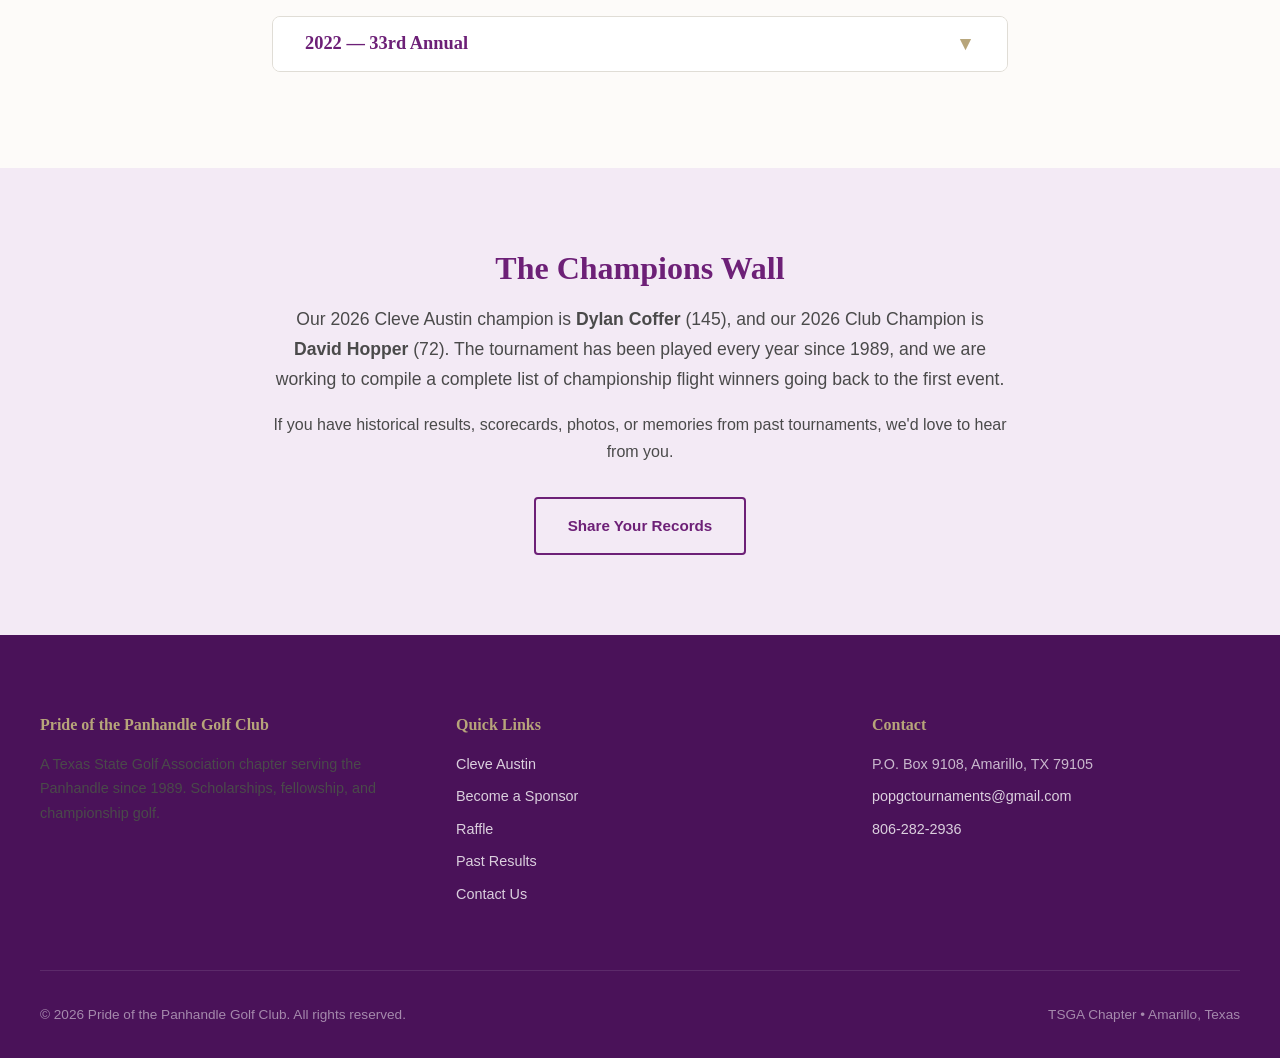
<file: pages/results.html>
<!DOCTYPE html>
<html lang="en">
<head>
  <meta charset="UTF-8">
  <meta name="viewport" content="width=device-width, initial-scale=1.0">
  <title>Past Results — Pride of the Panhandle Golf Club</title>
  <meta name="description" content="Results from the Cleve Austin Memorial Day Scholarship Tournament. 2026 (37th Annual) flight winners and prior-year results.">
  <link rel="stylesheet" href="../css/styles.css">
</head>
<body>

  <!-- Navigation -->
  <nav class="nav" role="navigation" aria-label="Main navigation">
    <div class="nav__inner">
      <a href="../index.html" class="nav__brand">
        <svg class="nav__logo" viewBox="0 0 40 40" fill="none" xmlns="http://www.w3.org/2000/svg">
          <circle cx="20" cy="20" r="19" stroke="#B7A57A" stroke-width="2"/>
          <text x="20" y="16" text-anchor="middle" fill="#B7A57A" font-family="Georgia" font-size="8" font-weight="bold">POPGC</text>
          <text x="20" y="28" text-anchor="middle" fill="#fff" font-family="Georgia" font-size="5">Est. 1989</text>
        </svg>
        POPGC
      </a>
      <button class="nav__toggle" aria-label="Toggle navigation" aria-expanded="false">&#9776;</button>
      <ul class="nav__links">
        <li><a href="../index.html">Home</a></li>
        <li><a href="about.html">About</a></li>
        <li><a href="tournament.html">Cleve Austin</a></li>
        <li><a href="events.html">Club Events</a></li>
        <li><a href="membership.html">Membership</a></li>
        <li><a href="venue.html">Venue</a></li>
        <li><a href="sponsors.html">Sponsors</a></li>
        <li><a href="results.html">Results</a></li>
        <li><a href="raffle.html">Raffle</a></li>
        <li><a href="amarillo-golf.html">Amarillo Golf</a></li>
        <li><a href="contact.html">Contact</a></li>
      </ul>
    </div>
  </nav>

  <!-- Page Header -->
  <section class="page-header">
    <h1>Past Results</h1>
    <p>Flight results from POPGC tournaments, by year</p>
  </section>

  <!-- Results -->
  <section class="section">
    <div class="container container--narrow">

      <p class="text-center mb-xl">Click any year to expand and view flight results. Full leaderboards for every year are archived at <a href="https://www.playgolfamarillo.com/tournaments/other-tournaments/ross-rogers-other" target="_blank" rel="noopener">Play Golf Amarillo</a>.</p>

      <!-- 2026 -->
      <div class="accordion active">
        <button class="accordion__header">
          <span>2026 — 37th Annual Cleve Austin</span>
          <span class="accordion__icon">&#9660;</span>
        </button>
        <div class="accordion__body">
          <div class="accordion__content">
            <div class="table-wrap">
              <table>
                <thead>
                  <tr><th>Flight</th><th>1st Place</th><th>2nd Place</th><th>3rd Place</th></tr>
                </thead>
                <tbody>
                  <tr><td>Championship</td><td>Dylan Coffer (145)</td><td>David Hopper (148)</td><td>Mason Ketcherside (150)</td></tr>
                  <tr><td>1st Flight</td><td>Brian Taylor (153)</td><td>Bobby Holmes (155)</td><td>Michael Beck (156)</td></tr>
                  <tr><td>2nd Flight</td><td>Ryan Nunn (170)</td><td>Lester Campbell (170)</td><td>Matt Dumas (172)</td></tr>
                  <tr><td>3rd Flight</td><td>Brent Turner (171)</td><td>Junior Silvas (182)</td><td>Paxton Short (183)</td></tr>
                  <tr><td>Lorenzo Pearson (Net)</td><td>Mark Izzard (133)</td><td>Mark Lee (139)</td><td>Herman Moore (144)</td></tr>
                </tbody>
              </table>
            </div>
            <p class="text-muted" style="font-size:0.9rem;">36-hole gross totals (net for the Lorenzo Pearson flight), played May 23&ndash;24 on the Mustang course. Full leaderboard at <a href="https://www.playgolfamarillo.com/tournaments/other-tournaments/ross-rogers-other" target="_blank" rel="noopener">Play Golf Amarillo</a>.</p>
          </div>
        </div>
      </div>

      <!-- 2026 Partnership -->
      <div class="accordion">
        <button class="accordion__header">
          <span>2026 Partnership Tournament &mdash; July 11</span>
          <span class="accordion__icon">&#9660;</span>
        </button>
        <div class="accordion__body">
          <div class="accordion__content">
            <div class="table-wrap">
              <table>
                <thead>
                  <tr><th>Flight</th><th>1st Place</th><th>2nd Place</th><th>3rd Place</th></tr>
                </thead>
                <tbody>
                  <tr><td>1st Flight</td><td>Rudy Ibarra &amp; Brennan Byrd (62)</td><td>Brian Taylor &amp; Javier Chavira (68)</td><td>Brennan Bonnette &amp; Jonathan Heiskell (68)</td></tr>
                  <tr><td>2nd Flight</td><td>Ace Garcia &amp; Omar Ramos (68)</td><td>Curtis Searcy &amp; Andrew Searcy (71)</td><td>Tony Tilmon &amp; Mal Carr (71)</td></tr>
                  <tr><td>3rd Flight</td><td>Zak Roberts &amp; Jeremiah Pena (72)</td><td>David Lee &amp; Mark Lee (75)</td><td>Joe Cofer &amp; Phil Shorten (76)</td></tr>
                </tbody>
              </table>
            </div>
            <p class="text-muted" style="font-size:0.9rem;">18-hole team totals (9-hole scramble + 9-hole modified Chapman), played July 11 at Ross Rogers &mdash; 34 teams. Closest to the pin: Michael Fenner (#12), Lance Lahnert (#6), Zak Roberts (#15). Full leaderboard at <a href="https://www.playgolfamarillo.com/tournaments/other-tournaments/ross-rogers-other" target="_blank" rel="noopener">Play Golf Amarillo</a>.</p>
          </div>
        </div>
      </div>

      <!-- 2026 Club Championship -->
      <div class="accordion">
        <button class="accordion__header">
          <span>2026 Club Championship &mdash; September 7</span>
          <span class="accordion__icon">&#9660;</span>
        </button>
        <div class="accordion__body">
          <div class="accordion__content">
            <div class="table-wrap">
              <table>
                <thead>
                  <tr><th>Division</th><th>1st Place</th><th>2nd Place</th><th>3rd Place</th></tr>
                </thead>
                <tbody>
                  <tr><td>Gross &mdash; Club Champion</td><td>David Hopper (72, E)</td><td>Rudy Ibarra (74)</td><td>Eric Moya (78)</td></tr>
                  <tr><td>Net</td><td>Mal Carr (69)</td><td>Jeremy Dockery (70)</td><td>Matt Loftin (70)</td></tr>
                </tbody>
              </table>
            </div>
            <p class="text-muted" style="font-size:0.9rem;">18-hole stroke play, members only, played Labor Day at Ross Rogers &mdash; 27 players. Closest to the pin: Mal Carr (#6), Joe Young (#8), Matt Loftin (#12), David Lee (#15). Net skins: Tony Kellum (eagle, #4), Phil Shorten (eagle, #12), Victoria Miles (birdie, #15). Full leaderboard at <a href="https://www.playgolfamarillo.com/tournaments/other-tournaments/ross-rogers-other" target="_blank" rel="noopener">Play Golf Amarillo</a>.</p>
          </div>
        </div>
      </div>

      <!-- 2026 Ryder Cup Matches -->
      <div class="accordion">
        <button class="accordion__header">
          <span>2026 Ryder Cup Matches &mdash; October 17</span>
          <span class="accordion__icon">&#9660;</span>
        </button>
        <div class="accordion__body">
          <div class="accordion__content">
            <p><strong>Blue Team 6.5, Red Team 3.5.</strong> Ten two-person team matches, each 9 holes of scramble and 9 holes of alternate shot.</p>
            <div class="table-wrap">
              <table>
                <thead>
                  <tr><th>Match</th><th>Winner</th><th>Runner-up</th></tr>
                </thead>
                <tbody>
                  <tr><td>1</td><td>Nathan Miller &amp; Addison Winger (Blue, 76)</td><td>Curtis Searcy &amp; Andrew Searcy (Red, 81)</td></tr>
                  <tr><td>2</td><td>Ceaser Garza &amp; Dylan Kolser (Red, 84)</td><td>Ryan Gonzales &amp; Brand Sheld (Blue, 89)</td></tr>
                  <tr><td>3</td><td>Arnold Galbraith &amp; Joe Gonzales (Blue, 71)</td><td>Matt Loftin &amp; Bryan Kauffman (Red, 79)</td></tr>
                  <tr><td>4</td><td>Daniel Higgins &amp; Michael Beck (Blue, 68)</td><td>Brian Taylor &amp; Jeremy Dockery (Red, 72)</td></tr>
                  <tr><td>5</td><td>Lester Campbell &amp; John Scott (Blue, 73)</td><td>Brent Turner &amp; Patrick Swindell (Red, 79)</td></tr>
                  <tr><td>6</td><td>Mark Lee &amp; David Lee (Red, 74)</td><td>Larry Sampson &amp; Robert Brooks (Blue, 79)</td></tr>
                  <tr><td>7</td><td colspan="2">Halved &mdash; Jasper Strong &amp; Robert Merchant (Blue, 78) and Ryan Jackson &amp; Mark Lopez (Red, 78)</td></tr>
                  <tr><td>8</td><td>Duane Campbell &amp; Earl McKinney (Blue, 79)</td><td>Joe Cofer &amp; Phil Shorten (Red, 83)</td></tr>
                  <tr><td>9</td><td>Ricky Inthirath &amp; Max Lusk (Red, 77)</td><td>Frankie Williams &amp; Brian Jackson (Blue, 81)</td></tr>
                  <tr><td>10</td><td>Brandon Cunningham &amp; Zay Calhoun (Blue, 83)</td><td>Gavin Jimenez &amp; Heath Skinner (Red, 87)</td></tr>
                </tbody>
              </table>
            </div>
            <p class="text-muted" style="font-size:0.9rem;">Played October 17 at Ross Rogers &mdash; 20 teams. Low round of the day: Daniel Higgins &amp; Michael Beck, 68 (4 under). Team skins: Higgins &amp; Beck (3), Galbraith &amp; Gonzales (1), Campbell &amp; Scott (1). Full leaderboard at <a href="https://www.playgolfamarillo.com/tournaments/other-tournaments/ross-rogers-other" target="_blank" rel="noopener">Play Golf Amarillo</a>.</p>
          </div>
        </div>
      </div>

      <!-- 2025 -->
      <div class="accordion">
        <button class="accordion__header">
          <span>2025 — 36th Annual</span>
          <span class="accordion__icon">&#9660;</span>
        </button>
        <div class="accordion__body">
          <div class="accordion__content">
            <p>Full 2025 flight results are archived at <a href="https://www.playgolfamarillo.com/tournaments/other-tournaments/ross-rogers-other" target="_blank" rel="noopener">Play Golf Amarillo</a> (Ross Rogers &mdash; Other &rarr; 2025).</p>
          </div>
        </div>
      </div>

      <!-- 2024 -->
      <div class="accordion">
        <button class="accordion__header">
          <span>2024 — 35th Annual</span>
          <span class="accordion__icon">&#9660;</span>
        </button>
        <div class="accordion__body">
          <div class="accordion__content">
            <p>Full 2024 flight results are archived at <a href="https://www.playgolfamarillo.com/tournaments/other-tournaments/ross-rogers-other" target="_blank" rel="noopener">Play Golf Amarillo</a> (Ross Rogers &mdash; Other &rarr; 2024).</p>
          </div>
        </div>
      </div>

      <!-- 2023 -->
      <div class="accordion">
        <button class="accordion__header">
          <span>2023 — 34th Annual</span>
          <span class="accordion__icon">&#9660;</span>
        </button>
        <div class="accordion__body">
          <div class="accordion__content">
            <p>Full 2023 flight results are archived at <a href="https://www.playgolfamarillo.com/tournaments/other-tournaments/ross-rogers-other" target="_blank" rel="noopener">Play Golf Amarillo</a> (Ross Rogers &mdash; Other &rarr; 2023).</p>
          </div>
        </div>
      </div>

      <!-- 2022 -->
      <div class="accordion">
        <button class="accordion__header">
          <span>2022 — 33rd Annual</span>
          <span class="accordion__icon">&#9660;</span>
        </button>
        <div class="accordion__body">
          <div class="accordion__content">
            <p>Full 2022 flight results are archived at <a href="https://www.playgolfamarillo.com/tournaments/other-tournaments/ross-rogers-other" target="_blank" rel="noopener">Play Golf Amarillo</a> (Ross Rogers &mdash; Other &rarr; 2022).</p>
          </div>
        </div>
      </div>

    </div>
  </section>

  <!-- Champions Wall -->
  <section class="section section--alt">
    <div class="container container--narrow text-center">
      <h2>The Champions Wall</h2>
      <p style="font-size:1.1rem;">
        Our 2026 Cleve Austin champion is <strong>Dylan Coffer</strong> (145), and our 2026 Club Champion is <strong>David Hopper</strong> (72). The tournament has been played every year since 1989, and we are working to compile a complete list of championship flight winners going back to the first event.
      </p>
      <p>
        If you have historical results, scorecards, photos, or memories from past tournaments, we'd love to hear from you.
      </p>
      <a href="contact.html" class="btn btn--outline-dark" style="margin-top:var(--spacing-md);">Share Your Records</a>
    </div>
  </section>

  <!-- Footer -->
  <footer class="footer">
    <div class="footer__grid">
      <div>
        <h4>Pride of the Panhandle Golf Club</h4>
        <p style="font-size:0.9rem;">A Texas State Golf Association chapter serving the Panhandle since 1989. Scholarships, fellowship, and championship golf.</p>
      </div>
      <div>
        <h4>Quick Links</h4>
        <ul>
          <li><a href="tournament.html">Cleve Austin</a></li>
          <li><a href="sponsors.html">Become a Sponsor</a></li>
          <li><a href="raffle.html">Raffle</a></li>
          <li><a href="results.html">Past Results</a></li>
          <li><a href="contact.html">Contact Us</a></li>
        </ul>
      </div>
      <div>
        <h4>Contact</h4>
        <ul>
          <li>P.O. Box 9108, Amarillo, TX 79105</li>
          <li><a href="mailto:popgctournaments@gmail.com">popgctournaments@gmail.com</a></li>
          <li><a href="tel:8062822936">806-282-2936</a></li>
        </ul>
      </div>
    </div>
    <div class="footer__bottom">
      <span>&copy; 2026 Pride of the Panhandle Golf Club. All rights reserved.</span>
      <span>TSGA Chapter &bull; Amarillo, Texas</span>
    </div>
  </footer>

  <script src="../js/main.js"></script>
</body>
</html>
</file>
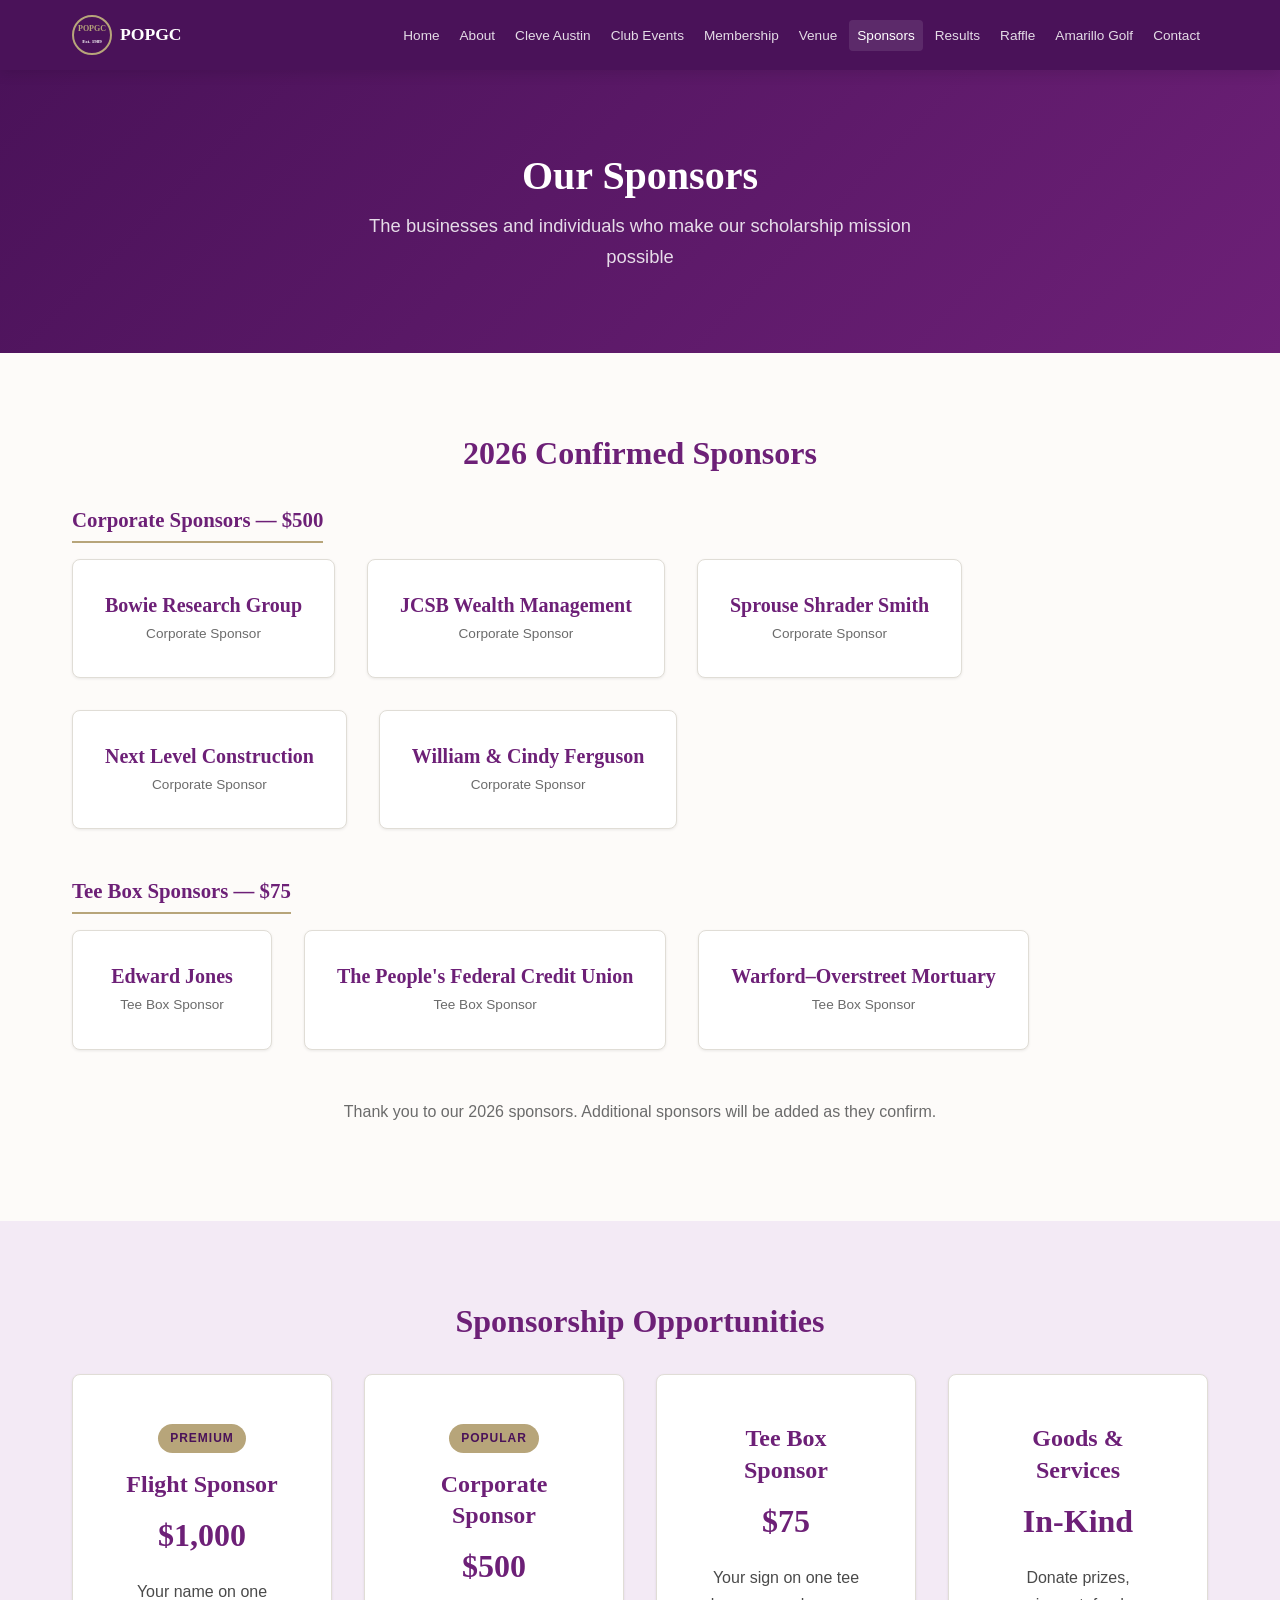
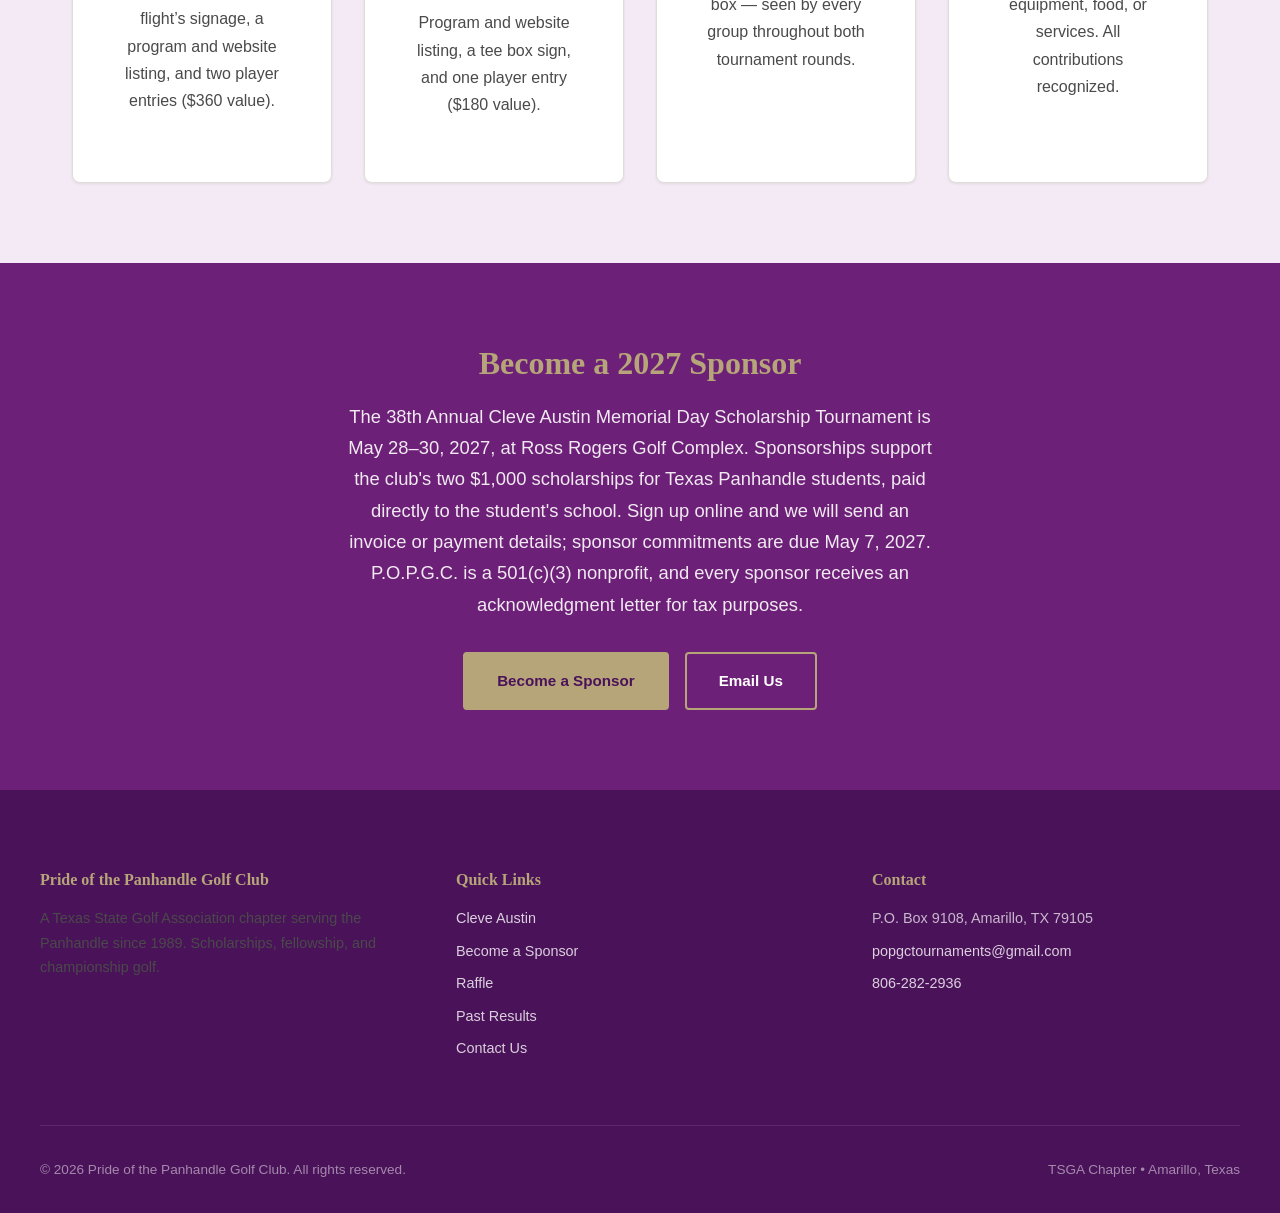
<file: pages/sponsors.html>
<!DOCTYPE html>
<html lang="en">
<head>
  <meta charset="UTF-8">
  <meta name="viewport" content="width=device-width, initial-scale=1.0">
  <title>Sponsors — Pride of the Panhandle Golf Club</title>
  <meta name="description" content="2026 Cleve Austin tournament sponsors and sponsorship opportunities. Flight, Corporate, Tee Box, and Goods & Services sponsorship tiers available.">
  <link rel="stylesheet" href="../css/styles.css">
</head>
<body>

  <!-- Navigation -->
  <nav class="nav" role="navigation" aria-label="Main navigation">
    <div class="nav__inner">
      <a href="../index.html" class="nav__brand">
        <svg class="nav__logo" viewBox="0 0 40 40" fill="none" xmlns="http://www.w3.org/2000/svg">
          <circle cx="20" cy="20" r="19" stroke="#B7A57A" stroke-width="2"/>
          <text x="20" y="16" text-anchor="middle" fill="#B7A57A" font-family="Georgia" font-size="8" font-weight="bold">POPGC</text>
          <text x="20" y="28" text-anchor="middle" fill="#fff" font-family="Georgia" font-size="5">Est. 1989</text>
        </svg>
        POPGC
      </a>
      <button class="nav__toggle" aria-label="Toggle navigation" aria-expanded="false">&#9776;</button>
      <ul class="nav__links">
        <li><a href="../index.html">Home</a></li>
        <li><a href="about.html">About</a></li>
        <li><a href="tournament.html">Cleve Austin</a></li>
        <li><a href="events.html">Club Events</a></li>
        <li><a href="membership.html">Membership</a></li>
        <li><a href="venue.html">Venue</a></li>
        <li><a href="sponsors.html">Sponsors</a></li>
        <li><a href="results.html">Results</a></li>
        <li><a href="raffle.html">Raffle</a></li>
        <li><a href="amarillo-golf.html">Amarillo Golf</a></li>
        <li><a href="contact.html">Contact</a></li>
      </ul>
    </div>
  </nav>

  <!-- Page Header -->
  <section class="page-header">
    <h1>Our Sponsors</h1>
    <p>The businesses and individuals who make our scholarship mission possible</p>
  </section>

  <!-- 2026 Sponsors -->
  <section class="section">
    <div class="container">
      <h2 class="text-center mb-lg">2026 Confirmed Sponsors</h2>

      <div class="sponsor-tier">
        <h3 class="sponsor-tier__title">Corporate Sponsors — $500</h3>
        <div class="sponsor-list">
          <div class="sponsor-item">
            <h4>Bowie Research Group</h4>
            <p>Corporate Sponsor</p>
          </div>
          <div class="sponsor-item">
            <h4>JCSB Wealth Management</h4>
            <p>Corporate Sponsor</p>
          </div>
          <div class="sponsor-item">
            <h4>Sprouse Shrader Smith</h4>
            <p>Corporate Sponsor</p>
          </div>
          <div class="sponsor-item">
            <h4>Next Level Construction</h4>
            <p>Corporate Sponsor</p>
          </div>
          <div class="sponsor-item">
            <h4>William &amp; Cindy Ferguson</h4>
            <p>Corporate Sponsor</p>
          </div>
        </div>
      </div>

      <div class="sponsor-tier">
        <h3 class="sponsor-tier__title">Tee Box Sponsors — $75</h3>
        <div class="sponsor-list">
          <div class="sponsor-item">
            <h4>Edward Jones</h4>
            <p>Tee Box Sponsor</p>
          </div>
          <div class="sponsor-item">
            <h4>The People's Federal Credit Union</h4>
            <p>Tee Box Sponsor</p>
          </div>
          <div class="sponsor-item">
            <h4>Warford&ndash;Overstreet Mortuary</h4>
            <p>Tee Box Sponsor</p>
          </div>
        </div>
      </div>

      <p class="text-center text-muted" style="margin-top:var(--spacing-xl);">Thank you to our 2026 sponsors. Additional sponsors will be added as they confirm.</p>
    </div>
  </section>

  <!-- Sponsorship Tiers -->
  <section class="section section--alt">
    <div class="container">
      <h2 class="text-center mb-lg">Sponsorship Opportunities</h2>
      <div class="grid grid--4">
        <div class="card text-center">
          <span class="badge badge--accent">Premium</span>
          <h3 style="margin-top:var(--spacing-md);">Flight Sponsor</h3>
          <p style="font-size:2rem;font-family:var(--font-heading);color:var(--color-primary);font-weight:700;">$1,000</p>
          <p>Your name on one flight&rsquo;s signage, a program and website listing, and two player entries ($360 value).</p>
        </div>
        <div class="card text-center">
          <span class="badge badge--accent">Popular</span>
          <h3 style="margin-top:var(--spacing-md);">Corporate Sponsor</h3>
          <p style="font-size:2rem;font-family:var(--font-heading);color:var(--color-primary);font-weight:700;">$500</p>
          <p>Program and website listing, a tee box sign, and one player entry ($180 value).</p>
        </div>
        <div class="card text-center">
          <h3>Tee Box Sponsor</h3>
          <p style="font-size:2rem;font-family:var(--font-heading);color:var(--color-primary);font-weight:700;">$75</p>
          <p>Your sign on one tee box &mdash; seen by every group throughout both tournament rounds.</p>
        </div>
        <div class="card text-center">
          <h3>Goods &amp; Services</h3>
          <p style="font-size:2rem;font-family:var(--font-heading);color:var(--color-primary);font-weight:700;">In-Kind</p>
          <p>Donate prizes, equipment, food, or services. All contributions recognized.</p>
        </div>
      </div>
    </div>
  </section>

  <!-- CTA -->
  <section class="section section--primary">
    <div class="container text-center">
      <h2>Become a 2027 Sponsor</h2>
      <p style="font-size:1.15rem;max-width:600px;margin:0 auto var(--spacing-lg);">
        The 38th Annual Cleve Austin Memorial Day Scholarship Tournament is May 28&ndash;30, 2027, at Ross Rogers Golf Complex. Sponsorships support the club's two $1,000 scholarships for Texas Panhandle students, paid directly to the student's school. Sign up online and we will send an invoice or payment details; sponsor commitments are due May 7, 2027. P.O.P.G.C. is a 501(c)(3) nonprofit, and every sponsor receives an acknowledgment letter for tax purposes.
      </p>
      <div class="btn-group">
        <a href="https://forms.gle/dMxtmP6oBPpBQwYJ7" class="btn btn--primary" target="_blank" rel="noopener">Become a Sponsor</a>
        <a href="mailto:popgctournaments@gmail.com?subject=POPGC%20Sponsorship" class="btn btn--outline">Email Us</a>
      </div>
    </div>
  </section>

  <!-- Footer -->
  <footer class="footer">
    <div class="footer__grid">
      <div>
        <h4>Pride of the Panhandle Golf Club</h4>
        <p style="font-size:0.9rem;">A Texas State Golf Association chapter serving the Panhandle since 1989. Scholarships, fellowship, and championship golf.</p>
      </div>
      <div>
        <h4>Quick Links</h4>
        <ul>
          <li><a href="tournament.html">Cleve Austin</a></li>
          <li><a href="sponsors.html">Become a Sponsor</a></li>
          <li><a href="raffle.html">Raffle</a></li>
          <li><a href="results.html">Past Results</a></li>
          <li><a href="contact.html">Contact Us</a></li>
        </ul>
      </div>
      <div>
        <h4>Contact</h4>
        <ul>
          <li>P.O. Box 9108, Amarillo, TX 79105</li>
          <li><a href="mailto:popgctournaments@gmail.com">popgctournaments@gmail.com</a></li>
          <li><a href="tel:8062822936">806-282-2936</a></li>
        </ul>
      </div>
    </div>
    <div class="footer__bottom">
      <span>&copy; 2026 Pride of the Panhandle Golf Club. All rights reserved.</span>
      <span>TSGA Chapter &bull; Amarillo, Texas</span>
    </div>
  </footer>

  <script src="../js/main.js"></script>
</body>
</html>
</file>
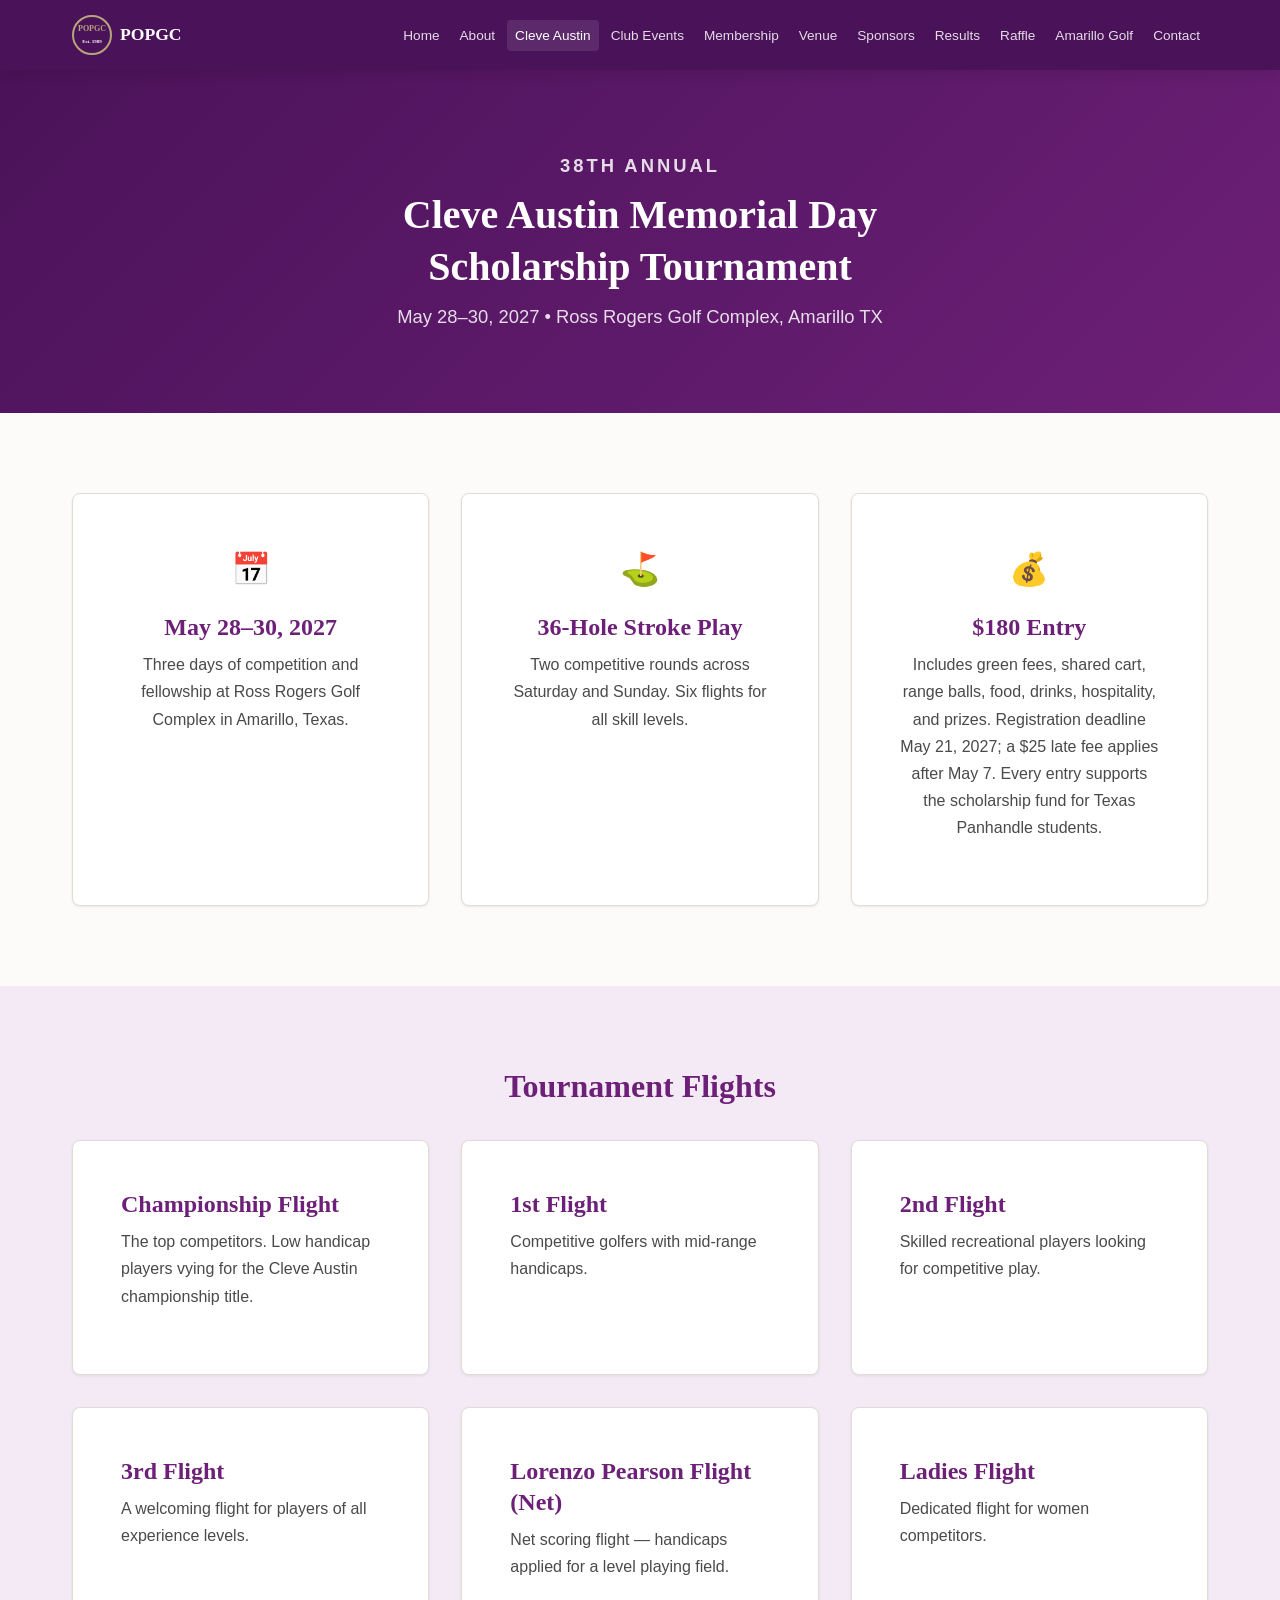
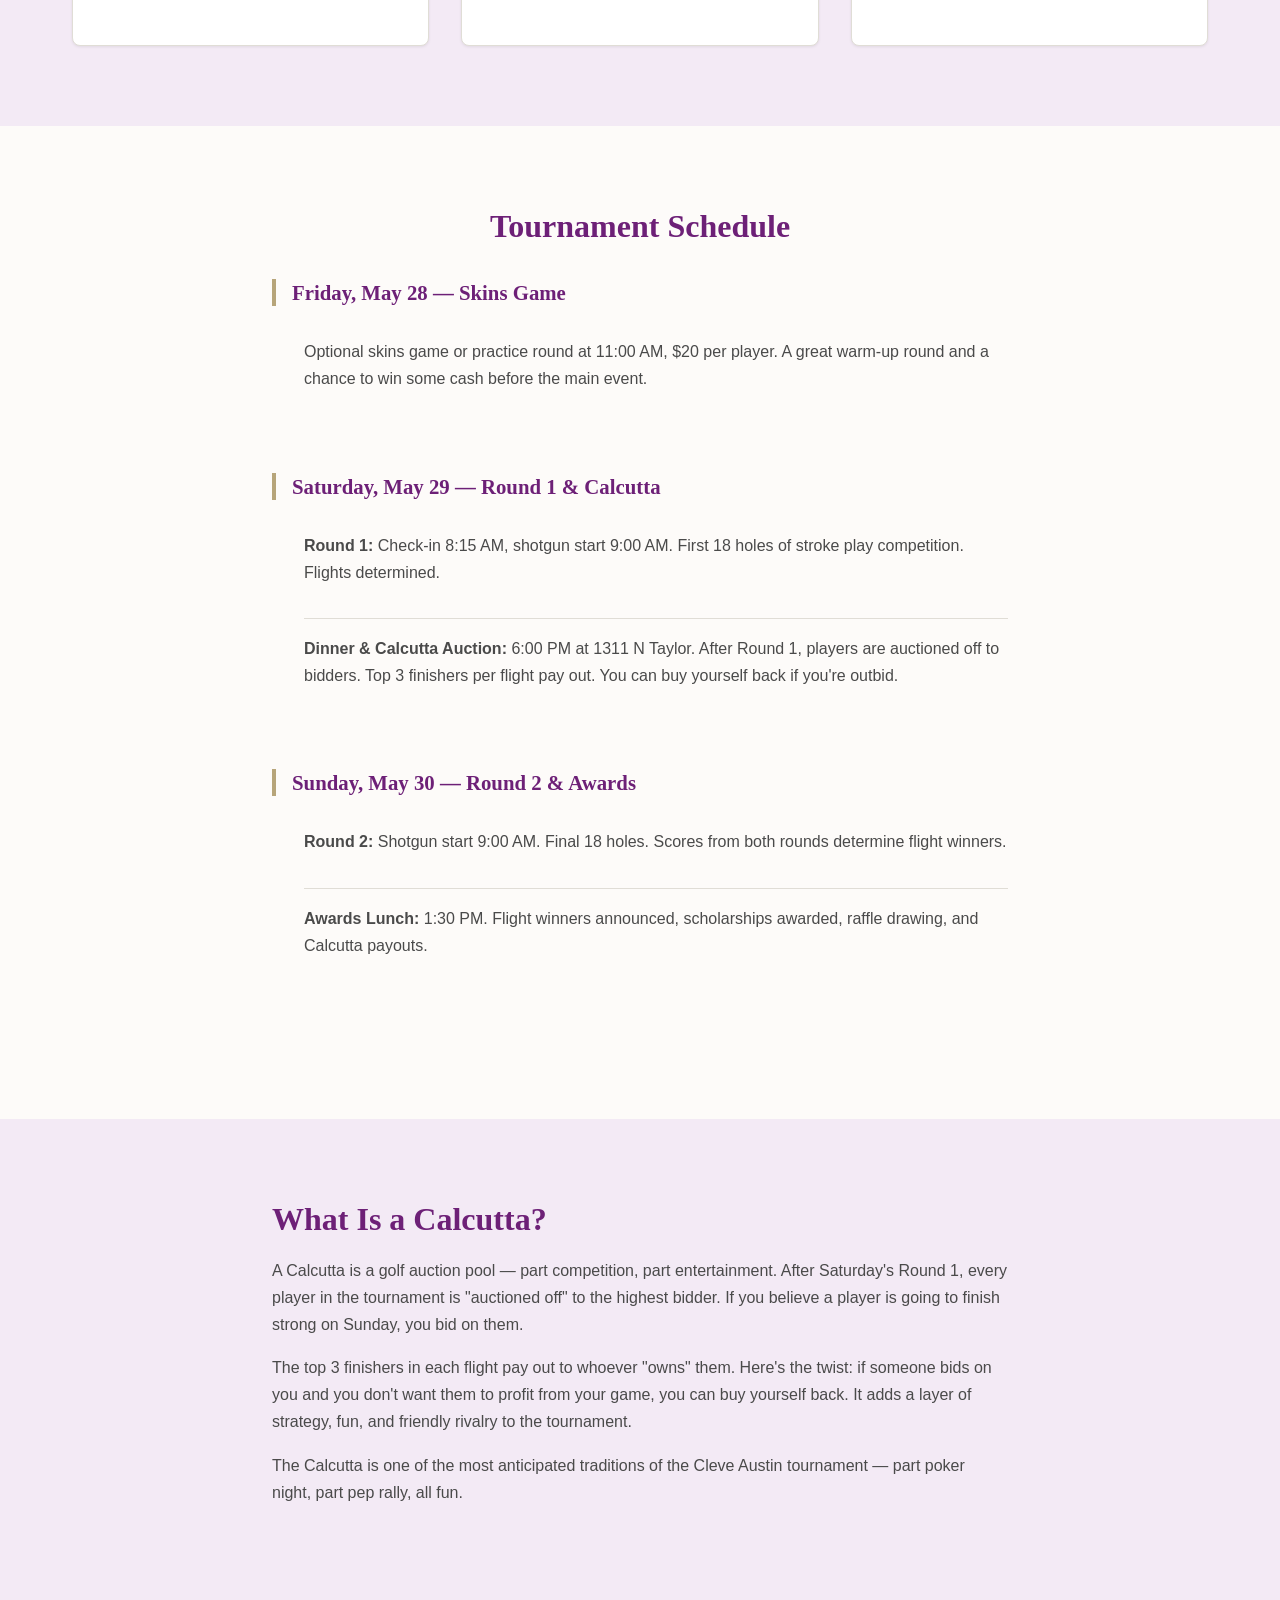
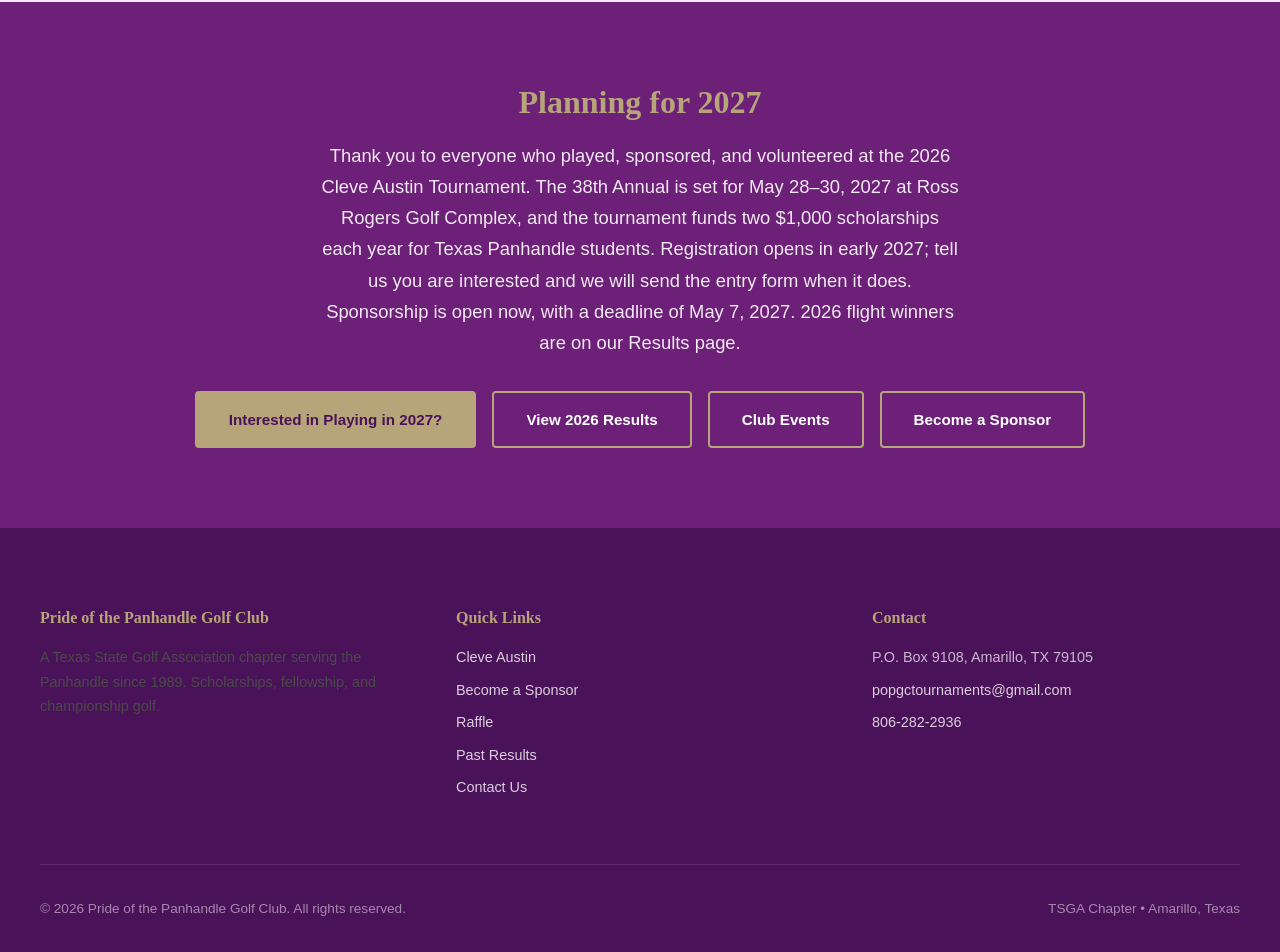
<file: pages/tournament.html>
<!DOCTYPE html>
<html lang="en">
<head>
  <meta charset="UTF-8">
  <meta name="viewport" content="width=device-width, initial-scale=1.0">
  <title>Cleve Austin Tournament — Pride of the Panhandle Golf Club</title>
  <meta name="description" content="38th Annual Cleve Austin Memorial Day Scholarship Tournament — May 28-30, 2027 at Ross Rogers Golf Complex. $180 entry; registration opens in early 2027.">
  <link rel="stylesheet" href="../css/styles.css">
</head>
<body>

  <!-- Navigation -->
  <nav class="nav" role="navigation" aria-label="Main navigation">
    <div class="nav__inner">
      <a href="../index.html" class="nav__brand">
        <svg class="nav__logo" viewBox="0 0 40 40" fill="none" xmlns="http://www.w3.org/2000/svg">
          <circle cx="20" cy="20" r="19" stroke="#B7A57A" stroke-width="2"/>
          <text x="20" y="16" text-anchor="middle" fill="#B7A57A" font-family="Georgia" font-size="8" font-weight="bold">POPGC</text>
          <text x="20" y="28" text-anchor="middle" fill="#fff" font-family="Georgia" font-size="5">Est. 1989</text>
        </svg>
        POPGC
      </a>
      <button class="nav__toggle" aria-label="Toggle navigation" aria-expanded="false">&#9776;</button>
      <ul class="nav__links">
        <li><a href="../index.html">Home</a></li>
        <li><a href="about.html">About</a></li>
        <li><a href="tournament.html">Cleve Austin</a></li>
        <li><a href="events.html">Club Events</a></li>
        <li><a href="membership.html">Membership</a></li>
        <li><a href="venue.html">Venue</a></li>
        <li><a href="sponsors.html">Sponsors</a></li>
        <li><a href="results.html">Results</a></li>
        <li><a href="raffle.html">Raffle</a></li>
        <li><a href="amarillo-golf.html">Amarillo Golf</a></li>
        <li><a href="contact.html">Contact</a></li>
      </ul>
    </div>
  </nav>

  <!-- Page Header -->
  <section class="page-header">
    <p class="hero__subtitle" style="margin-bottom:var(--spacing-sm);">38th Annual</p>
    <h1>Cleve Austin Memorial Day<br>Scholarship Tournament</h1>
    <p>May 28&ndash;30, 2027 &bull; Ross Rogers Golf Complex, Amarillo TX</p>
  </section>

  <!-- Overview -->
  <section class="section">
    <div class="container">
      <div class="grid grid--3">
        <div class="card text-center">
          <div class="card__icon">&#128197;</div>
          <h3>May 28&ndash;30, 2027</h3>
          <p>Three days of competition and fellowship at Ross Rogers Golf Complex in Amarillo, Texas.</p>
        </div>
        <div class="card text-center">
          <div class="card__icon">&#9971;</div>
          <h3>36-Hole Stroke Play</h3>
          <p>Two competitive rounds across Saturday and Sunday. Six flights for all skill levels.</p>
        </div>
        <div class="card text-center">
          <div class="card__icon">&#128176;</div>
          <h3>$180 Entry</h3>
          <p>Includes green fees, shared cart, range balls, food, drinks, hospitality, and prizes. Registration deadline May 21, 2027; a $25 late fee applies after May 7. Every entry supports the scholarship fund for Texas Panhandle students.</p>
        </div>
      </div>
    </div>
  </section>

  <!-- Flights -->
  <section class="section section--alt">
    <div class="container">
      <h2 class="text-center mb-lg">Tournament Flights</h2>
      <div class="grid grid--3">
        <div class="card">
          <h3>Championship Flight</h3>
          <p>The top competitors. Low handicap players vying for the Cleve Austin championship title.</p>
        </div>
        <div class="card">
          <h3>1st Flight</h3>
          <p>Competitive golfers with mid-range handicaps.</p>
        </div>
        <div class="card">
          <h3>2nd Flight</h3>
          <p>Skilled recreational players looking for competitive play.</p>
        </div>
        <div class="card">
          <h3>3rd Flight</h3>
          <p>A welcoming flight for players of all experience levels.</p>
        </div>
        <div class="card">
          <h3>Lorenzo Pearson Flight (Net)</h3>
          <p>Net scoring flight — handicaps applied for a level playing field.</p>
        </div>
        <div class="card">
          <h3>Ladies Flight</h3>
          <p>Dedicated flight for women competitors.</p>
        </div>
      </div>
    </div>
  </section>

  <!-- Schedule -->
  <section class="section">
    <div class="container container--narrow">
      <h2 class="text-center mb-lg">Tournament Schedule</h2>

      <div class="schedule">
        <div class="schedule-day">
          <h3 class="schedule-day__title">Friday, May 28 — Skins Game</h3>
          <div class="schedule-day__items">
            <div class="schedule-item">
              <p class="schedule-item__desc">Optional skins game or practice round at 11:00 AM, $20 per player. A great warm-up round and a chance to win some cash before the main event.</p>
            </div>
          </div>
        </div>

        <div class="schedule-day">
          <h3 class="schedule-day__title">Saturday, May 29 — Round 1 &amp; Calcutta</h3>
          <div class="schedule-day__items">
            <div class="schedule-item">
              <p class="schedule-item__desc"><strong>Round 1:</strong> Check-in 8:15 AM, shotgun start 9:00 AM. First 18 holes of stroke play competition. Flights determined.</p>
            </div>
            <div class="schedule-item">
              <p class="schedule-item__desc"><strong>Dinner &amp; Calcutta Auction:</strong> 6:00 PM at 1311 N Taylor. After Round 1, players are auctioned off to bidders. Top 3 finishers per flight pay out. You can buy yourself back if you're outbid.</p>
            </div>
          </div>
        </div>

        <div class="schedule-day">
          <h3 class="schedule-day__title">Sunday, May 30 — Round 2 &amp; Awards</h3>
          <div class="schedule-day__items">
            <div class="schedule-item">
              <p class="schedule-item__desc"><strong>Round 2:</strong> Shotgun start 9:00 AM. Final 18 holes. Scores from both rounds determine flight winners.</p>
            </div>
            <div class="schedule-item">
              <p class="schedule-item__desc"><strong>Awards Lunch:</strong> 1:30 PM. Flight winners announced, scholarships awarded, raffle drawing, and Calcutta payouts.</p>
            </div>
          </div>
        </div>
      </div>
    </div>
  </section>

  <!-- What is a Calcutta? -->
  <section class="section section--alt">
    <div class="container container--narrow">
      <h2>What Is a Calcutta?</h2>
      <p>
        A Calcutta is a golf auction pool — part competition, part entertainment. After Saturday's Round 1, every player in the tournament is "auctioned off" to the highest bidder. If you believe a player is going to finish strong on Sunday, you bid on them.
      </p>
      <p>
        The top 3 finishers in each flight pay out to whoever "owns" them. Here's the twist: if someone bids on you and you don't want them to profit from your game, you can buy yourself back. It adds a layer of strategy, fun, and friendly rivalry to the tournament.
      </p>
      <p>
        The Calcutta is one of the most anticipated traditions of the Cleve Austin tournament — part poker night, part pep rally, all fun.
      </p>
    </div>
  </section>

  <!-- Post-event / Next steps -->
  <section class="section section--primary">
    <div class="container text-center">
      <h2>Planning for 2027</h2>
      <p style="font-size:1.15rem;max-width:640px;margin:0 auto var(--spacing-lg);">Thank you to everyone who played, sponsored, and volunteered at the 2026 Cleve Austin Tournament. The 38th Annual is set for May 28&ndash;30, 2027 at Ross Rogers Golf Complex, and the tournament funds two $1,000 scholarships each year for Texas Panhandle students. Registration opens in early 2027; tell us you are interested and we will send the entry form when it does. Sponsorship is open now, with a deadline of May 7, 2027. 2026 flight winners are on our Results page.</p>
      <div class="btn-group">
        <a href="https://forms.gle/XNsTkjCNeENJBBiq8" class="btn btn--primary" target="_blank" rel="noopener">Interested in Playing in 2027?</a>
        <a href="results.html" class="btn btn--outline">View 2026 Results</a>
        <a href="events.html" class="btn btn--outline">Club Events</a>
        <a href="sponsors.html" class="btn btn--outline">Become a Sponsor</a>
      </div>
    </div>
  </section>

  <!-- Footer -->
  <footer class="footer">
    <div class="footer__grid">
      <div>
        <h4>Pride of the Panhandle Golf Club</h4>
        <p style="font-size:0.9rem;">A Texas State Golf Association chapter serving the Panhandle since 1989. Scholarships, fellowship, and championship golf.</p>
      </div>
      <div>
        <h4>Quick Links</h4>
        <ul>
          <li><a href="tournament.html">Cleve Austin</a></li>
          <li><a href="sponsors.html">Become a Sponsor</a></li>
          <li><a href="raffle.html">Raffle</a></li>
          <li><a href="results.html">Past Results</a></li>
          <li><a href="contact.html">Contact Us</a></li>
        </ul>
      </div>
      <div>
        <h4>Contact</h4>
        <ul>
          <li>P.O. Box 9108, Amarillo, TX 79105</li>
          <li><a href="mailto:popgctournaments@gmail.com">popgctournaments@gmail.com</a></li>
          <li><a href="tel:8062822936">806-282-2936</a></li>
        </ul>
      </div>
    </div>
    <div class="footer__bottom">
      <span>&copy; 2026 Pride of the Panhandle Golf Club. All rights reserved.</span>
      <span>TSGA Chapter &bull; Amarillo, Texas</span>
    </div>
  </footer>

  <script src="../js/main.js"></script>
</body>
</html>
</file>
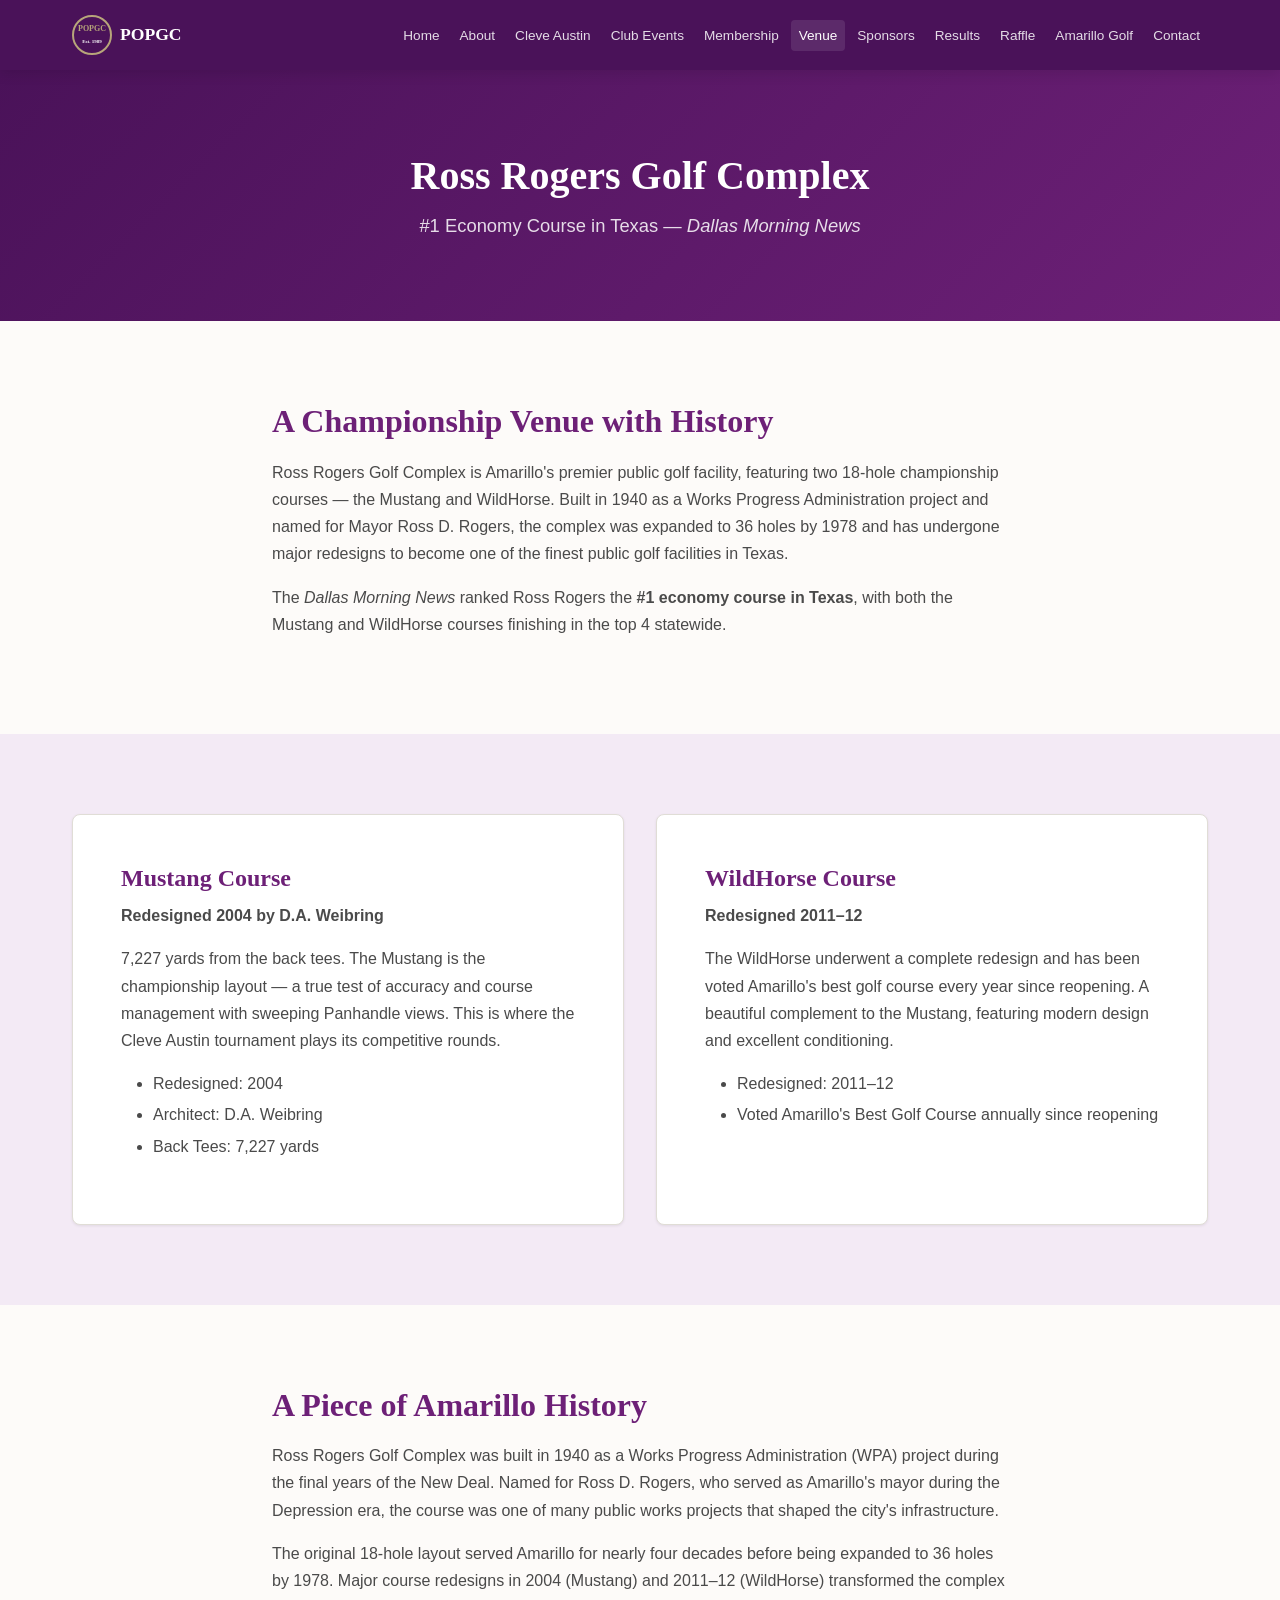
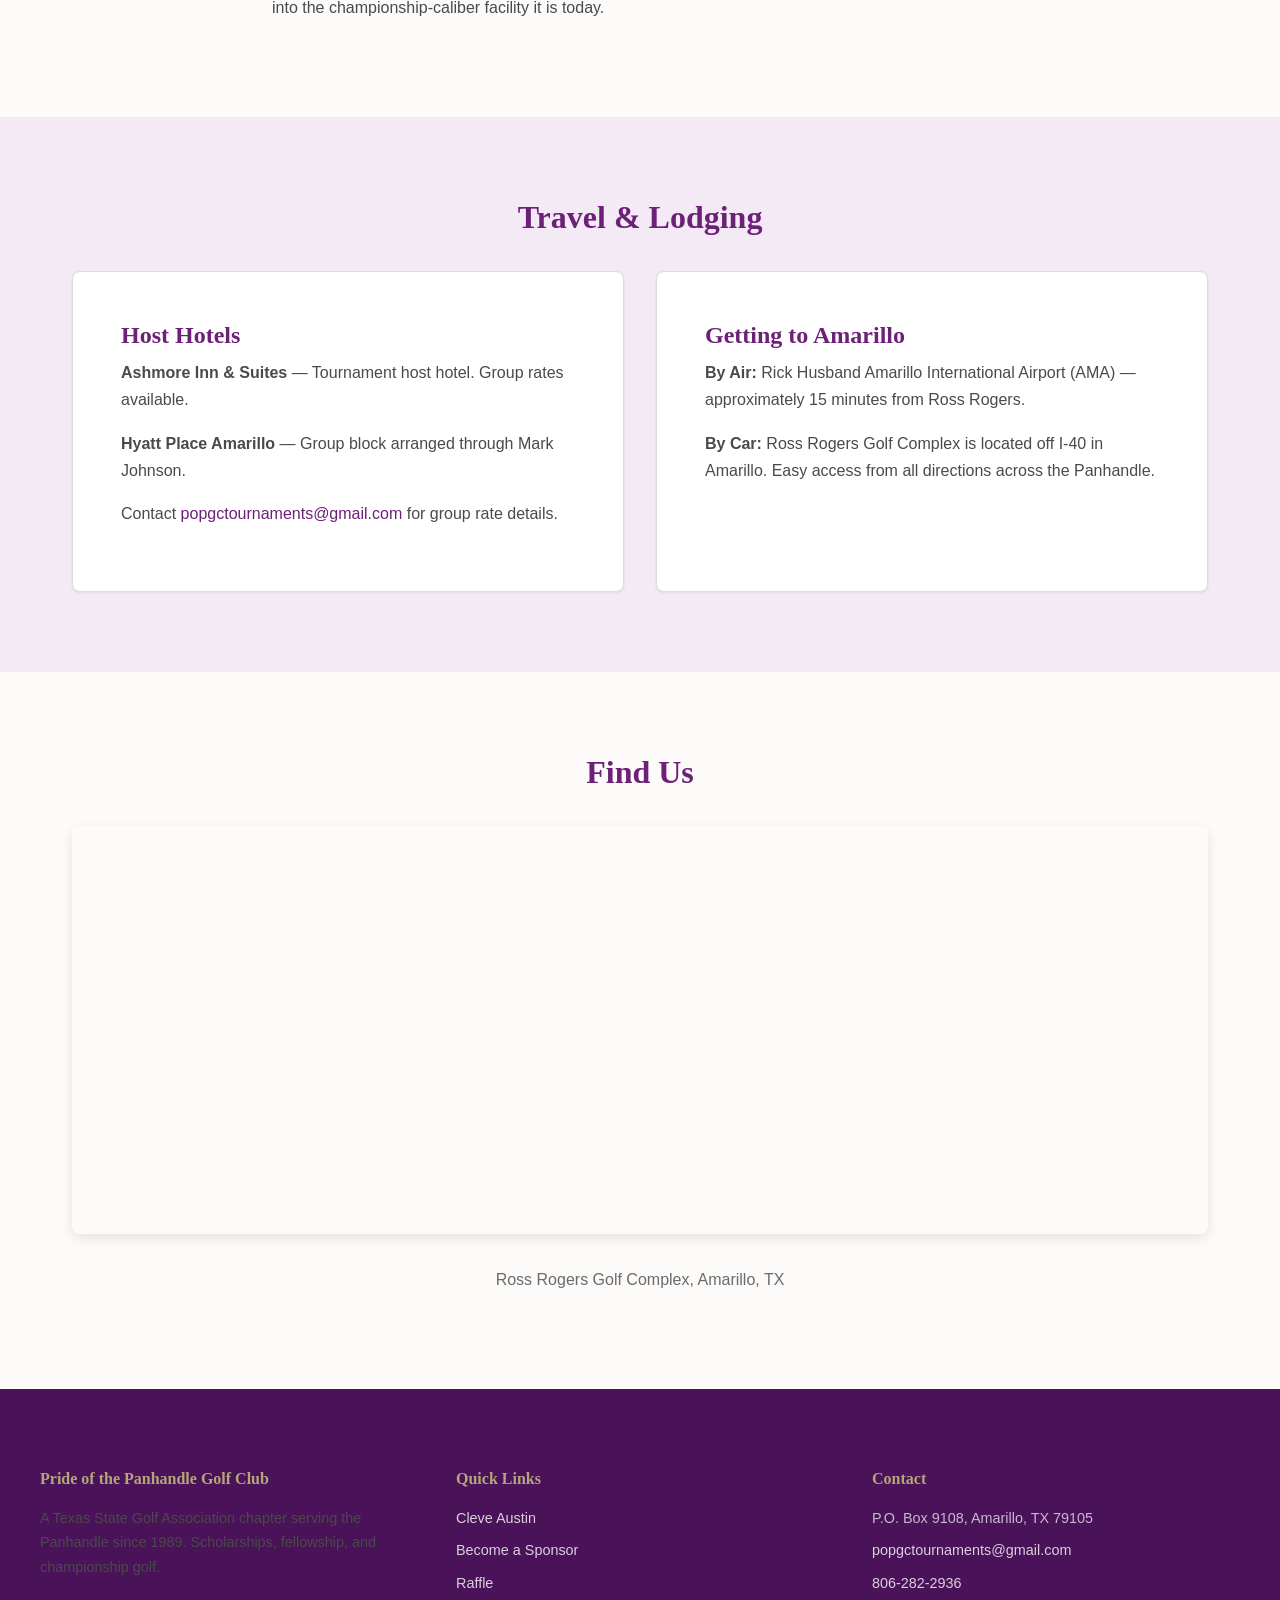
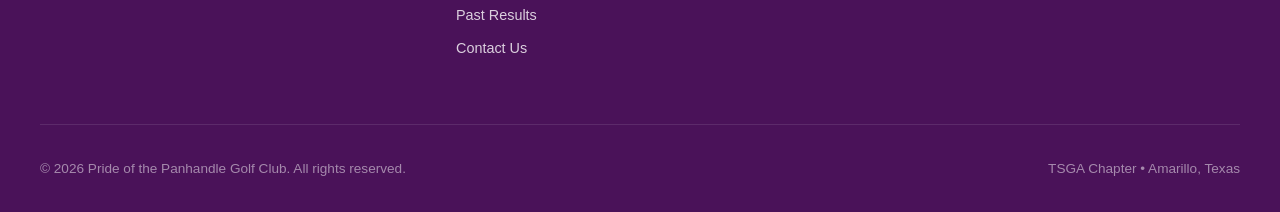
<file: pages/venue.html>
<!DOCTYPE html>
<html lang="en">
<head>
  <meta charset="UTF-8">
  <meta name="viewport" content="width=device-width, initial-scale=1.0">
  <title>Venue — Ross Rogers Golf Complex — POPGC</title>
  <meta name="description" content="Ross Rogers Golf Complex — #1 economy course in Texas. Home of the Cleve Austin Memorial Day Scholarship Tournament. Mustang and WildHorse courses in Amarillo, TX.">
  <link rel="stylesheet" href="../css/styles.css">
</head>
<body>

  <!-- Navigation -->
  <nav class="nav" role="navigation" aria-label="Main navigation">
    <div class="nav__inner">
      <a href="../index.html" class="nav__brand">
        <svg class="nav__logo" viewBox="0 0 40 40" fill="none" xmlns="http://www.w3.org/2000/svg">
          <circle cx="20" cy="20" r="19" stroke="#B7A57A" stroke-width="2"/>
          <text x="20" y="16" text-anchor="middle" fill="#B7A57A" font-family="Georgia" font-size="8" font-weight="bold">POPGC</text>
          <text x="20" y="28" text-anchor="middle" fill="#fff" font-family="Georgia" font-size="5">Est. 1989</text>
        </svg>
        POPGC
      </a>
      <button class="nav__toggle" aria-label="Toggle navigation" aria-expanded="false">&#9776;</button>
      <ul class="nav__links">
        <li><a href="../index.html">Home</a></li>
        <li><a href="about.html">About</a></li>
        <li><a href="tournament.html">Cleve Austin</a></li>
        <li><a href="events.html">Club Events</a></li>
        <li><a href="membership.html">Membership</a></li>
        <li><a href="venue.html">Venue</a></li>
        <li><a href="sponsors.html">Sponsors</a></li>
        <li><a href="results.html">Results</a></li>
        <li><a href="raffle.html">Raffle</a></li>
        <li><a href="amarillo-golf.html">Amarillo Golf</a></li>
        <li><a href="contact.html">Contact</a></li>
      </ul>
    </div>
  </nav>

  <!-- Page Header -->
  <section class="page-header">
    <h1>Ross Rogers Golf Complex</h1>
    <p>#1 Economy Course in Texas — <em>Dallas Morning News</em></p>
  </section>

  <!-- Overview -->
  <section class="section">
    <div class="container container--narrow">
      <h2>A Championship Venue with History</h2>
      <p>
        Ross Rogers Golf Complex is Amarillo's premier public golf facility, featuring two 18-hole championship courses — the Mustang and WildHorse. Built in 1940 as a Works Progress Administration project and named for Mayor Ross D. Rogers, the complex was expanded to 36 holes by 1978 and has undergone major redesigns to become one of the finest public golf facilities in Texas.
      </p>
      <p>
        The <em>Dallas Morning News</em> ranked Ross Rogers the <strong>#1 economy course in Texas</strong>, with both the Mustang and WildHorse courses finishing in the top 4 statewide.
      </p>
    </div>
  </section>

  <!-- Courses -->
  <section class="section section--alt">
    <div class="container">
      <div class="grid grid--2">
        <div class="card">
          <h3>Mustang Course</h3>
          <p><strong>Redesigned 2004 by D.A. Weibring</strong></p>
          <p>7,227 yards from the back tees. The Mustang is the championship layout — a true test of accuracy and course management with sweeping Panhandle views. This is where the Cleve Austin tournament plays its competitive rounds.</p>
          <ul>
            <li>Redesigned: 2004</li>
            <li>Architect: D.A. Weibring</li>
            <li>Back Tees: 7,227 yards</li>
          </ul>
        </div>
        <div class="card">
          <h3>WildHorse Course</h3>
          <p><strong>Redesigned 2011&ndash;12</strong></p>
          <p>The WildHorse underwent a complete redesign and has been voted Amarillo's best golf course every year since reopening. A beautiful complement to the Mustang, featuring modern design and excellent conditioning.</p>
          <ul>
            <li>Redesigned: 2011&ndash;12</li>
            <li>Voted Amarillo's Best Golf Course annually since reopening</li>
          </ul>
        </div>
      </div>
    </div>
  </section>

  <!-- WPA History -->
  <section class="section">
    <div class="container container--narrow">
      <h2>A Piece of Amarillo History</h2>
      <p>
        Ross Rogers Golf Complex was built in 1940 as a Works Progress Administration (WPA) project during the final years of the New Deal. Named for Ross D. Rogers, who served as Amarillo's mayor during the Depression era, the course was one of many public works projects that shaped the city's infrastructure.
      </p>
      <p>
        The original 18-hole layout served Amarillo for nearly four decades before being expanded to 36 holes by 1978. Major course redesigns in 2004 (Mustang) and 2011&ndash;12 (WildHorse) transformed the complex into the championship-caliber facility it is today.
      </p>
    </div>
  </section>

  <!-- Travel & Lodging -->
  <section class="section section--alt">
    <div class="container">
      <h2 class="text-center mb-lg">Travel &amp; Lodging</h2>
      <div class="grid grid--2">
        <div class="card">
          <h3>Host Hotels</h3>
          <p><strong>Ashmore Inn &amp; Suites</strong> — Tournament host hotel. Group rates available.</p>
          <p><strong>Hyatt Place Amarillo</strong> — Group block arranged through Mark Johnson.</p>
          <p>Contact <a href="mailto:popgctournaments@gmail.com">popgctournaments@gmail.com</a> for group rate details.</p>
        </div>
        <div class="card">
          <h3>Getting to Amarillo</h3>
          <p><strong>By Air:</strong> Rick Husband Amarillo International Airport (AMA) — approximately 15 minutes from Ross Rogers.</p>
          <p><strong>By Car:</strong> Ross Rogers Golf Complex is located off I-40 in Amarillo. Easy access from all directions across the Panhandle.</p>
        </div>
      </div>
    </div>
  </section>

  <!-- Map -->
  <section class="section">
    <div class="container text-center">
      <h2 class="mb-lg">Find Us</h2>
      <div style="border-radius:var(--radius-md);overflow:hidden;box-shadow:var(--shadow-md);">
        <iframe
          src="https://www.google.com/maps/embed?pb=!1m18!1m12!1m3!1d3308.5!2d-101.87!3d35.19!2m3!1f0!2f0!3f0!3m2!1i1024!2i768!4f13.1!3m3!1m2!1s0x870148c4a78fd6fb%3A0x7e9feb2c2a5b4c0!2sRoss%20Rogers%20Golf%20Complex!5e0!3m2!1sen!2sus!4v1"
          width="100%"
          height="400"
          style="border:0;"
          allowfullscreen=""
          loading="lazy"
          referrerpolicy="no-referrer-when-downgrade"
          title="Ross Rogers Golf Complex location">
        </iframe>
      </div>
      <p class="mt-lg text-muted">Ross Rogers Golf Complex, Amarillo, TX</p>
    </div>
  </section>

  <!-- Footer -->
  <footer class="footer">
    <div class="footer__grid">
      <div>
        <h4>Pride of the Panhandle Golf Club</h4>
        <p style="font-size:0.9rem;">A Texas State Golf Association chapter serving the Panhandle since 1989. Scholarships, fellowship, and championship golf.</p>
      </div>
      <div>
        <h4>Quick Links</h4>
        <ul>
          <li><a href="tournament.html">Cleve Austin</a></li>
          <li><a href="sponsors.html">Become a Sponsor</a></li>
          <li><a href="raffle.html">Raffle</a></li>
          <li><a href="results.html">Past Results</a></li>
          <li><a href="contact.html">Contact Us</a></li>
        </ul>
      </div>
      <div>
        <h4>Contact</h4>
        <ul>
          <li>P.O. Box 9108, Amarillo, TX 79105</li>
          <li><a href="mailto:popgctournaments@gmail.com">popgctournaments@gmail.com</a></li>
          <li><a href="tel:8062822936">806-282-2936</a></li>
        </ul>
      </div>
    </div>
    <div class="footer__bottom">
      <span>&copy; 2026 Pride of the Panhandle Golf Club. All rights reserved.</span>
      <span>TSGA Chapter &bull; Amarillo, Texas</span>
    </div>
  </footer>

  <script src="../js/main.js"></script>
</body>
</html>
</file>
<file: css/styles.css>
/* ============================================
   POPGC.org — Pride of the Panhandle Golf Club
   Global Stylesheet
   ============================================ */

/* --- CSS Custom Properties --- */
:root {
  --color-primary: #6D2077;
  --color-primary-light: #8A3D96;
  --color-primary-dark: #4A1259;
  --color-accent: #B7A57A;
  --color-accent-light: #D4C9A8;
  --color-accent-dark: #9A8B5E;
  --color-surface: #FDFBF9;
  --color-surface-alt: #F3EAF5;
  --color-text: #1a1a1a;
  --color-text-light: #4a4a4a;
  --color-text-muted: #6b6b6b;
  --color-white: #ffffff;
  --color-border: #e0ddd6;
  --color-success: #2e7d32;  /* Keeping green for success states — semantic, not brand */
  --color-error: #c62828;

  --font-heading: Georgia, 'Times New Roman', serif;
  --font-body: -apple-system, BlinkMacSystemFont, 'Segoe UI', Roboto, 'Helvetica Neue', Arial, sans-serif;

  --container-max: 1200px;
  --container-narrow: 800px;
  --spacing-xs: 0.25rem;
  --spacing-sm: 0.5rem;
  --spacing-md: 1rem;
  --spacing-lg: 2rem;
  --spacing-xl: 3rem;
  --spacing-2xl: 5rem;

  --radius-sm: 4px;
  --radius-md: 8px;
  --radius-lg: 12px;

  --shadow-sm: 0 1px 3px rgba(0,0,0,0.08);
  --shadow-md: 0 4px 12px rgba(0,0,0,0.1);
  --shadow-lg: 0 8px 24px rgba(0,0,0,0.12);

  --transition: 0.3s ease;
}

/* --- Reset & Base --- */
*, *::before, *::after {
  box-sizing: border-box;
  margin: 0;
  padding: 0;
}

html {
  scroll-behavior: smooth;
  font-size: 16px;
}

body {
  font-family: var(--font-body);
  color: var(--color-text);
  background-color: var(--color-surface);
  line-height: 1.7;
  -webkit-font-smoothing: antialiased;
}

img {
  max-width: 100%;
  height: auto;
  display: block;
}

a {
  color: var(--color-primary);
  text-decoration: none;
  transition: color var(--transition);
}

a:hover {
  color: var(--color-accent-dark);
}

h1, h2, h3, h4, h5 {
  font-family: var(--font-heading);
  color: var(--color-primary);
  line-height: 1.3;
  font-weight: 700;
}

h1 { font-size: 2.5rem; }
h2 { font-size: 2rem; margin-bottom: var(--spacing-md); }
h3 { font-size: 1.5rem; margin-bottom: var(--spacing-sm); }
h4 { font-size: 1.25rem; }

p {
  margin-bottom: var(--spacing-md);
  color: var(--color-text-light);
}

ul, ol {
  padding-left: var(--spacing-lg);
  margin-bottom: var(--spacing-md);
}

li {
  margin-bottom: var(--spacing-xs);
  color: var(--color-text-light);
}

/* --- Layout --- */
.container {
  max-width: var(--container-max);
  margin: 0 auto;
  padding: 0 var(--spacing-lg);
}

.container--narrow {
  max-width: var(--container-narrow);
}

.section {
  padding: var(--spacing-2xl) 0;
}

.section--alt {
  background-color: var(--color-surface-alt);
}

.section--primary {
  background-color: var(--color-primary);
  color: var(--color-white);
}

.section--primary h2,
.section--primary h3,
.section--primary h4 {
  color: var(--color-accent);
}

.section--primary p,
.section--primary li {
  color: rgba(255,255,255,0.9);
}

/* --- Navigation --- */
.nav {
  background: var(--color-primary-dark);
  position: sticky;
  top: 0;
  z-index: 1000;
  box-shadow: var(--shadow-md);
}

.nav__inner {
  max-width: var(--container-max);
  margin: 0 auto;
  padding: 0 var(--spacing-lg);
  display: flex;
  align-items: center;
  justify-content: space-between;
  height: 70px;
}

.nav__brand {
  display: flex;
  align-items: center;
  gap: var(--spacing-sm);
  color: var(--color-white);
  font-family: var(--font-heading);
  font-size: 1.1rem;
  font-weight: 700;
  text-decoration: none;
  white-space: nowrap;
}

.nav__brand:hover {
  color: var(--color-accent);
}

.nav__logo {
  width: 40px;
  height: 40px;
}

.nav__links {
  display: flex;
  list-style: none;
  gap: var(--spacing-xs);
  padding: 0;
  margin: 0;
  flex-wrap: wrap;
  justify-content: flex-end;
}

.nav__links li {
  margin: 0;
}

.nav__links a {
  color: rgba(255,255,255,0.85);
  padding: var(--spacing-sm) var(--spacing-sm);
  border-radius: var(--radius-sm);
  font-size: 0.85rem;
  font-weight: 500;
  transition: all var(--transition);
  text-decoration: none;
  white-space: nowrap;
}

.nav__links a:hover,
.nav__links a.active {
  color: var(--color-white);
  background: rgba(255,255,255,0.1);
}

.nav__toggle {
  display: none;
  background: none;
  border: none;
  color: var(--color-white);
  font-size: 1.5rem;
  cursor: pointer;
  padding: var(--spacing-sm);
}

/* --- Hero --- */
.hero {
  background: linear-gradient(135deg, var(--color-primary-dark) 0%, var(--color-primary) 50%, var(--color-primary-light) 100%);
  color: var(--color-white);
  text-align: center;
  padding: var(--spacing-2xl) var(--spacing-lg);
  position: relative;
  overflow: hidden;
  min-height: 500px;
  display: flex;
  align-items: center;
  justify-content: center;
}

.hero::before {
  content: '';
  position: absolute;
  top: 0;
  left: 0;
  right: 0;
  bottom: 0;
  background: url('data:image/svg+xml,<svg xmlns="http://www.w3.org/2000/svg" viewBox="0 0 100 100"><circle cx="50" cy="50" r="2" fill="rgba(109,32,119,0.08)"/></svg>') repeat;
  background-size: 30px 30px;
}

.hero__content {
  position: relative;
  z-index: 1;
  max-width: 800px;
}

.hero__subtitle {
  font-family: var(--font-body);
  font-size: 0.95rem;
  text-transform: uppercase;
  letter-spacing: 3px;
  color: var(--color-accent);
  margin-bottom: var(--spacing-md);
  font-weight: 600;
}

.hero h1 {
  color: var(--color-white);
  font-size: 3rem;
  margin-bottom: var(--spacing-md);
}

.hero__tagline {
  font-size: 1.2rem;
  color: rgba(255,255,255,0.9);
  margin-bottom: var(--spacing-lg);
  font-style: italic;
  font-family: var(--font-heading);
}

.hero__dates {
  font-size: 1.3rem;
  color: var(--color-accent);
  font-weight: 700;
  margin-bottom: var(--spacing-lg);
  font-family: var(--font-heading);
}

/* --- Countdown Timer --- */
.countdown {
  display: flex;
  justify-content: center;
  gap: var(--spacing-lg);
  margin-bottom: var(--spacing-xl);
}

.countdown__unit {
  text-align: center;
}

.countdown__number {
  display: block;
  font-size: 2.5rem;
  font-weight: 700;
  font-family: var(--font-heading);
  color: var(--color-accent);
  line-height: 1;
}

.countdown__label {
  font-size: 0.75rem;
  text-transform: uppercase;
  letter-spacing: 2px;
  color: rgba(255,255,255,0.7);
  margin-top: var(--spacing-xs);
}

/* --- Buttons --- */
.btn {
  display: inline-block;
  padding: 14px 32px;
  border-radius: var(--radius-sm);
  font-weight: 600;
  font-size: 0.95rem;
  text-decoration: none;
  text-align: center;
  transition: all var(--transition);
  cursor: pointer;
  border: 2px solid transparent;
  font-family: var(--font-body);
}

.btn--primary {
  background: var(--color-accent);
  color: var(--color-primary-dark);
  border-color: var(--color-accent);
}

.btn--primary:hover {
  background: var(--color-accent-dark);
  border-color: var(--color-accent-dark);
  color: var(--color-white);
}

.btn--outline {
  background: transparent;
  color: var(--color-white);
  border-color: var(--color-accent);
}

.btn--outline:hover {
  background: var(--color-accent);
  color: var(--color-primary-dark);
}

.btn--outline-dark {
  background: transparent;
  color: var(--color-primary);
  border-color: var(--color-primary);
}

.btn--outline-dark:hover {
  background: var(--color-primary);
  color: var(--color-white);
}

.btn-group {
  display: flex;
  gap: var(--spacing-md);
  justify-content: center;
  flex-wrap: wrap;
}

/* --- Cards --- */
.card {
  background: var(--color-white);
  border-radius: var(--radius-md);
  padding: var(--spacing-xl);
  box-shadow: var(--shadow-sm);
  border: 1px solid var(--color-border);
  transition: box-shadow var(--transition);
}

.card:hover {
  box-shadow: var(--shadow-md);
}

.card__icon {
  font-size: 2rem;
  margin-bottom: var(--spacing-md);
}

.card h3 {
  color: var(--color-primary);
}

.grid {
  display: grid;
  gap: var(--spacing-lg);
}

.grid--2 { grid-template-columns: repeat(2, 1fr); }
.grid--3 { grid-template-columns: repeat(3, 1fr); }
.grid--4 { grid-template-columns: repeat(4, 1fr); }

/* --- Page Header (for inner pages) --- */
.page-header {
  background: linear-gradient(135deg, var(--color-primary-dark), var(--color-primary));
  color: var(--color-white);
  padding: var(--spacing-2xl) var(--spacing-lg);
  text-align: center;
}

.page-header h1 {
  color: var(--color-white);
  margin-bottom: var(--spacing-sm);
}

.page-header p {
  color: rgba(255,255,255,0.85);
  font-size: 1.15rem;
  max-width: 600px;
  margin: 0 auto;
}

/* --- Tables --- */
.table-wrap {
  overflow-x: auto;
  margin-bottom: var(--spacing-lg);
}

table {
  width: 100%;
  border-collapse: collapse;
  background: var(--color-white);
  border-radius: var(--radius-md);
  overflow: hidden;
  box-shadow: var(--shadow-sm);
}

thead {
  background: var(--color-primary);
  color: var(--color-white);
}

th {
  padding: var(--spacing-md) var(--spacing-md);
  text-align: left;
  font-weight: 600;
  font-size: 0.9rem;
}

td {
  padding: var(--spacing-md);
  border-bottom: 1px solid var(--color-border);
  font-size: 0.95rem;
  color: var(--color-text-light);
}

tbody tr:last-child td {
  border-bottom: none;
}

tbody tr:hover {
  background: var(--color-surface);
}

/* --- Accordion / Collapsible --- */
.accordion {
  margin-bottom: var(--spacing-md);
  border: 1px solid var(--color-border);
  border-radius: var(--radius-md);
  overflow: hidden;
  background: var(--color-white);
}

.accordion__header {
  width: 100%;
  display: flex;
  justify-content: space-between;
  align-items: center;
  padding: var(--spacing-md) var(--spacing-lg);
  background: var(--color-white);
  border: none;
  cursor: pointer;
  font-family: var(--font-heading);
  font-size: 1.15rem;
  color: var(--color-primary);
  font-weight: 700;
  text-align: left;
  transition: background var(--transition);
}

.accordion__header:hover {
  background: var(--color-surface);
}

.accordion__icon {
  font-size: 1.2rem;
  transition: transform var(--transition);
  color: var(--color-accent);
}

.accordion.active .accordion__icon {
  transform: rotate(180deg);
}

.accordion__body {
  max-height: 0;
  overflow: hidden;
  transition: max-height 0.4s ease;
}

.accordion.active .accordion__body {
  max-height: 2000px;
}

.accordion__content {
  padding: 0 var(--spacing-lg) var(--spacing-lg);
}

/* --- Blockquotes --- */
blockquote {
  border-left: 4px solid var(--color-accent);
  padding: var(--spacing-md) var(--spacing-lg);
  margin: var(--spacing-lg) 0;
  background: var(--color-surface-alt);
  border-radius: 0 var(--radius-md) var(--radius-md) 0;
  font-style: italic;
  font-family: var(--font-heading);
  color: var(--color-text);
  font-size: 1.1rem;
  line-height: 1.6;
}

blockquote cite {
  display: block;
  margin-top: var(--spacing-sm);
  font-style: normal;
  font-size: 0.9rem;
  color: var(--color-text-muted);
  font-family: var(--font-body);
}

/* --- Footer --- */
.footer {
  background: var(--color-primary-dark);
  color: rgba(255,255,255,0.8);
  padding: var(--spacing-2xl) var(--spacing-lg) var(--spacing-lg);
}

.footer__grid {
  max-width: var(--container-max);
  margin: 0 auto;
  display: grid;
  grid-template-columns: repeat(3, 1fr);
  gap: var(--spacing-xl);
  margin-bottom: var(--spacing-xl);
}

.footer h4 {
  color: var(--color-accent);
  font-size: 1rem;
  margin-bottom: var(--spacing-md);
}

.footer a {
  color: rgba(255,255,255,0.8);
  transition: color var(--transition);
}

.footer a:hover {
  color: var(--color-accent);
}

.footer ul {
  list-style: none;
  padding: 0;
}

.footer li {
  margin-bottom: var(--spacing-sm);
  color: rgba(255,255,255,0.7);
  font-size: 0.9rem;
}

.footer__bottom {
  max-width: var(--container-max);
  margin: 0 auto;
  padding-top: var(--spacing-lg);
  border-top: 1px solid rgba(255,255,255,0.1);
  display: flex;
  justify-content: space-between;
  align-items: center;
  font-size: 0.85rem;
  color: rgba(255,255,255,0.5);
  flex-wrap: wrap;
  gap: var(--spacing-md);
}

/* --- Sponsor Tiers --- */
.sponsor-tier {
  margin-bottom: var(--spacing-xl);
}

.sponsor-tier__title {
  font-family: var(--font-heading);
  color: var(--color-primary);
  font-size: 1.3rem;
  margin-bottom: var(--spacing-md);
  padding-bottom: var(--spacing-sm);
  border-bottom: 2px solid var(--color-accent);
  display: inline-block;
}

.sponsor-list {
  display: flex;
  flex-wrap: wrap;
  gap: var(--spacing-lg);
  align-items: center;
}

.sponsor-item {
  background: var(--color-white);
  padding: var(--spacing-lg);
  border-radius: var(--radius-md);
  box-shadow: var(--shadow-sm);
  border: 1px solid var(--color-border);
  text-align: center;
  min-width: 200px;
}

.sponsor-item h4 {
  color: var(--color-primary);
  margin-bottom: var(--spacing-xs);
}

.sponsor-item p {
  font-size: 0.85rem;
  color: var(--color-text-muted);
  margin: 0;
}

/* --- Highlight / Callout box --- */
.callout {
  background: linear-gradient(135deg, var(--color-primary), var(--color-primary-light));
  color: var(--color-white);
  padding: var(--spacing-xl);
  border-radius: var(--radius-lg);
  margin: var(--spacing-lg) 0;
  text-align: center;
}

.callout h3 {
  color: var(--color-accent);
  margin-bottom: var(--spacing-sm);
}

.callout p {
  color: rgba(255,255,255,0.9);
  font-size: 1.05rem;
}

/* --- Timeline / Schedule --- */
.schedule {
  position: relative;
}

.schedule-day {
  margin-bottom: var(--spacing-xl);
}

.schedule-day__title {
  font-family: var(--font-heading);
  font-size: 1.3rem;
  color: var(--color-primary);
  margin-bottom: var(--spacing-md);
  padding-left: var(--spacing-md);
  border-left: 4px solid var(--color-accent);
}

.schedule-day__items {
  padding-left: var(--spacing-lg);
}

.schedule-item {
  padding: var(--spacing-md) 0;
  border-bottom: 1px solid var(--color-border);
}

.schedule-item:last-child {
  border-bottom: none;
}

.schedule-item__time {
  font-weight: 700;
  color: var(--color-primary);
  font-size: 0.9rem;
}

.schedule-item__desc {
  color: var(--color-text-light);
}

/* --- Utility classes --- */
.text-center { text-align: center; }
.text-accent { color: var(--color-accent); }
.text-primary { color: var(--color-primary); }
.text-muted { color: var(--color-text-muted); }
.mb-0 { margin-bottom: 0; }
.mb-sm { margin-bottom: var(--spacing-sm); }
.mb-md { margin-bottom: var(--spacing-md); }
.mb-lg { margin-bottom: var(--spacing-lg); }
.mb-xl { margin-bottom: var(--spacing-xl); }
.mt-lg { margin-top: var(--spacing-lg); }
.mt-xl { margin-top: var(--spacing-xl); }

/* --- Badge / Tag --- */
.badge {
  display: inline-block;
  padding: 4px 12px;
  border-radius: 20px;
  font-size: 0.75rem;
  font-weight: 600;
  text-transform: uppercase;
  letter-spacing: 1px;
}

.badge--accent {
  background: var(--color-accent);
  color: var(--color-primary-dark);
}

.badge--outline {
  border: 1px solid var(--color-accent);
  color: var(--color-accent);
}

.badge--tentative {
  background: #fff3cd;
  color: #856404;
}

/* --- Responsive --- */
@media (max-width: 1100px) {
  .nav__links {
    display: none;
    position: absolute;
    top: 70px;
    left: 0;
    right: 0;
    background: var(--color-primary-dark);
    flex-direction: column;
    padding: var(--spacing-md);
    box-shadow: var(--shadow-lg);
  }

  .nav__links.active {
    display: flex;
  }

  .nav__links a {
    padding: var(--spacing-md);
    font-size: 1rem;
  }

  .nav__toggle {
    display: block;
  }

  .hero h1 { font-size: 2.2rem; }
  .countdown__number { font-size: 2rem; }

  .grid--2, .grid--3, .grid--4 {
    grid-template-columns: 1fr;
  }

  .footer__grid {
    grid-template-columns: 1fr;
  }

  .footer__bottom {
    flex-direction: column;
    text-align: center;
  }

  h1 { font-size: 2rem; }
  h2 { font-size: 1.6rem; }
}

@media (max-width: 600px) {
  .hero { min-height: 400px; padding: var(--spacing-xl) var(--spacing-md); }
  .hero h1 { font-size: 1.8rem; }
  .hero__tagline { font-size: 1rem; }
  .countdown { gap: var(--spacing-md); }
  .countdown__number { font-size: 1.5rem; }
  .countdown__label { font-size: 0.65rem; }
  .section { padding: var(--spacing-xl) 0; }
  .container { padding: 0 var(--spacing-md); }
  .btn { padding: 12px 24px; font-size: 0.9rem; }
  .btn-group { flex-direction: column; align-items: center; }
}
</file>
